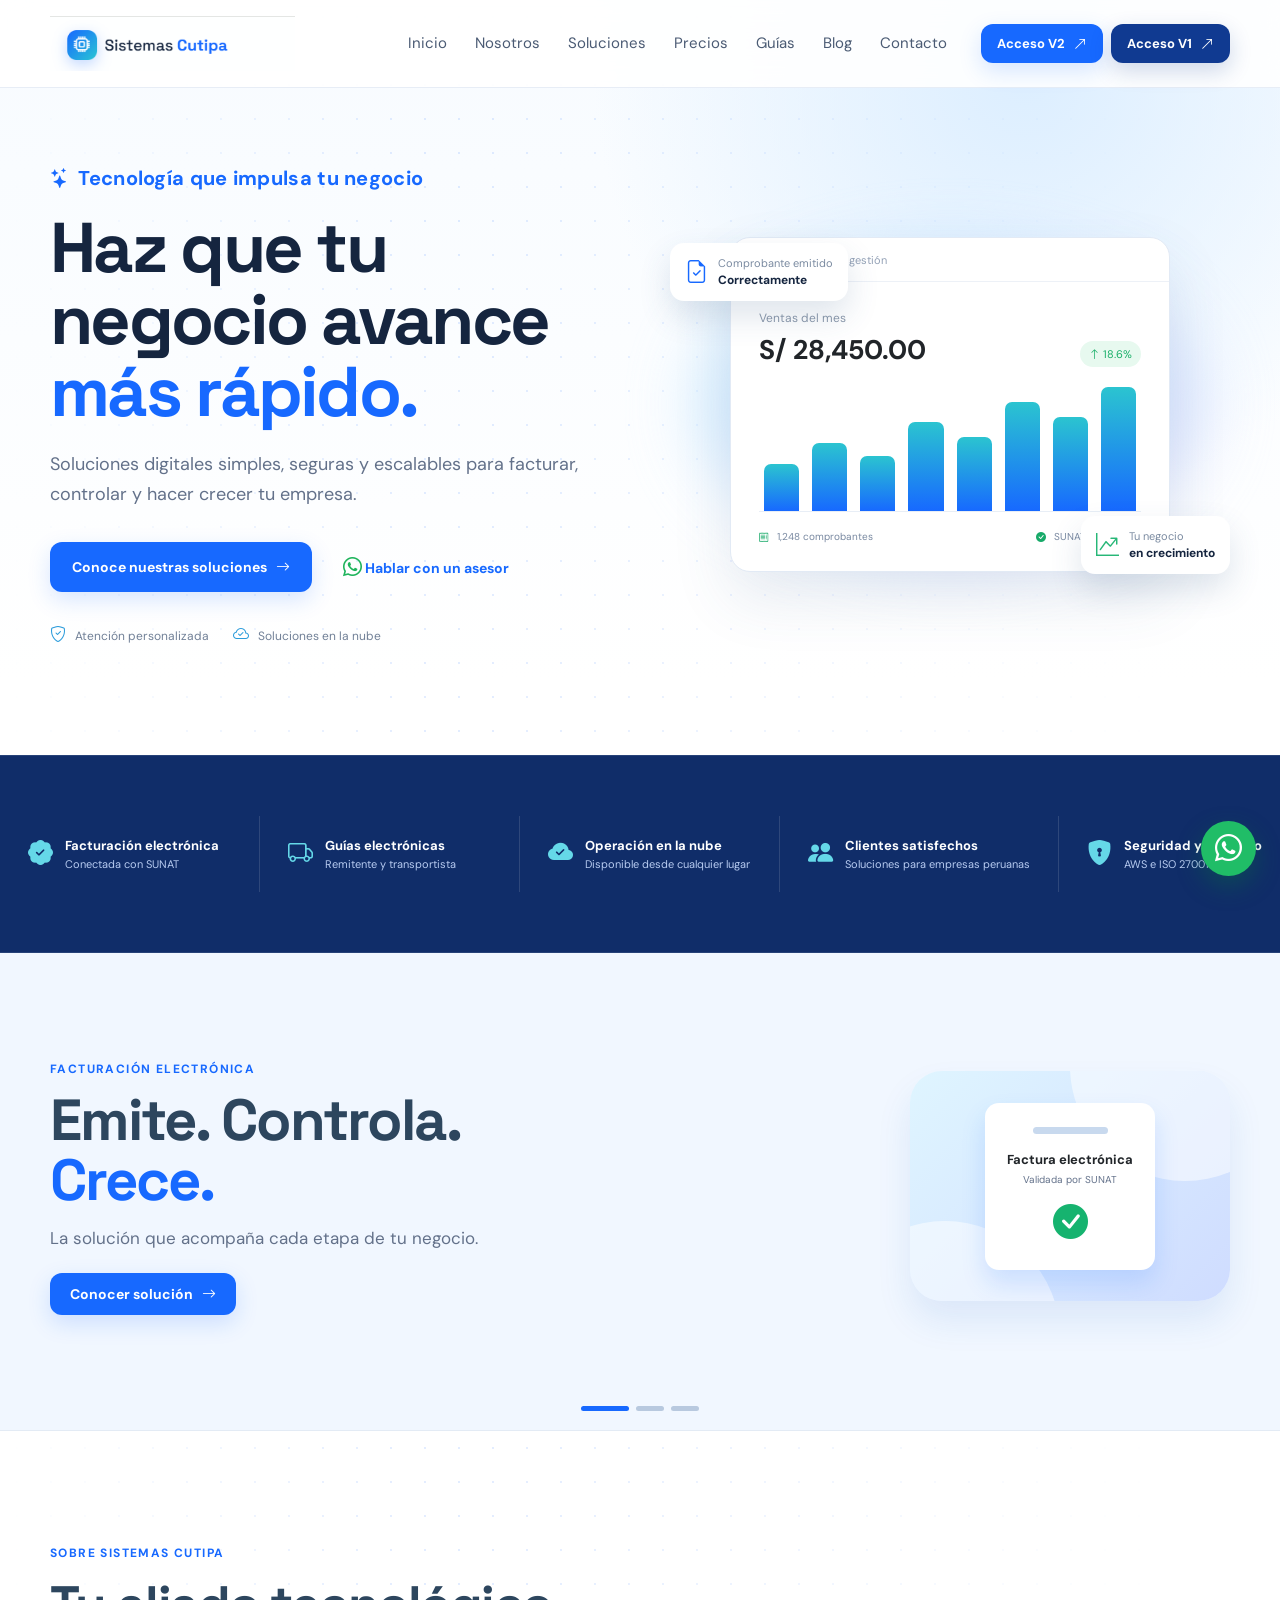
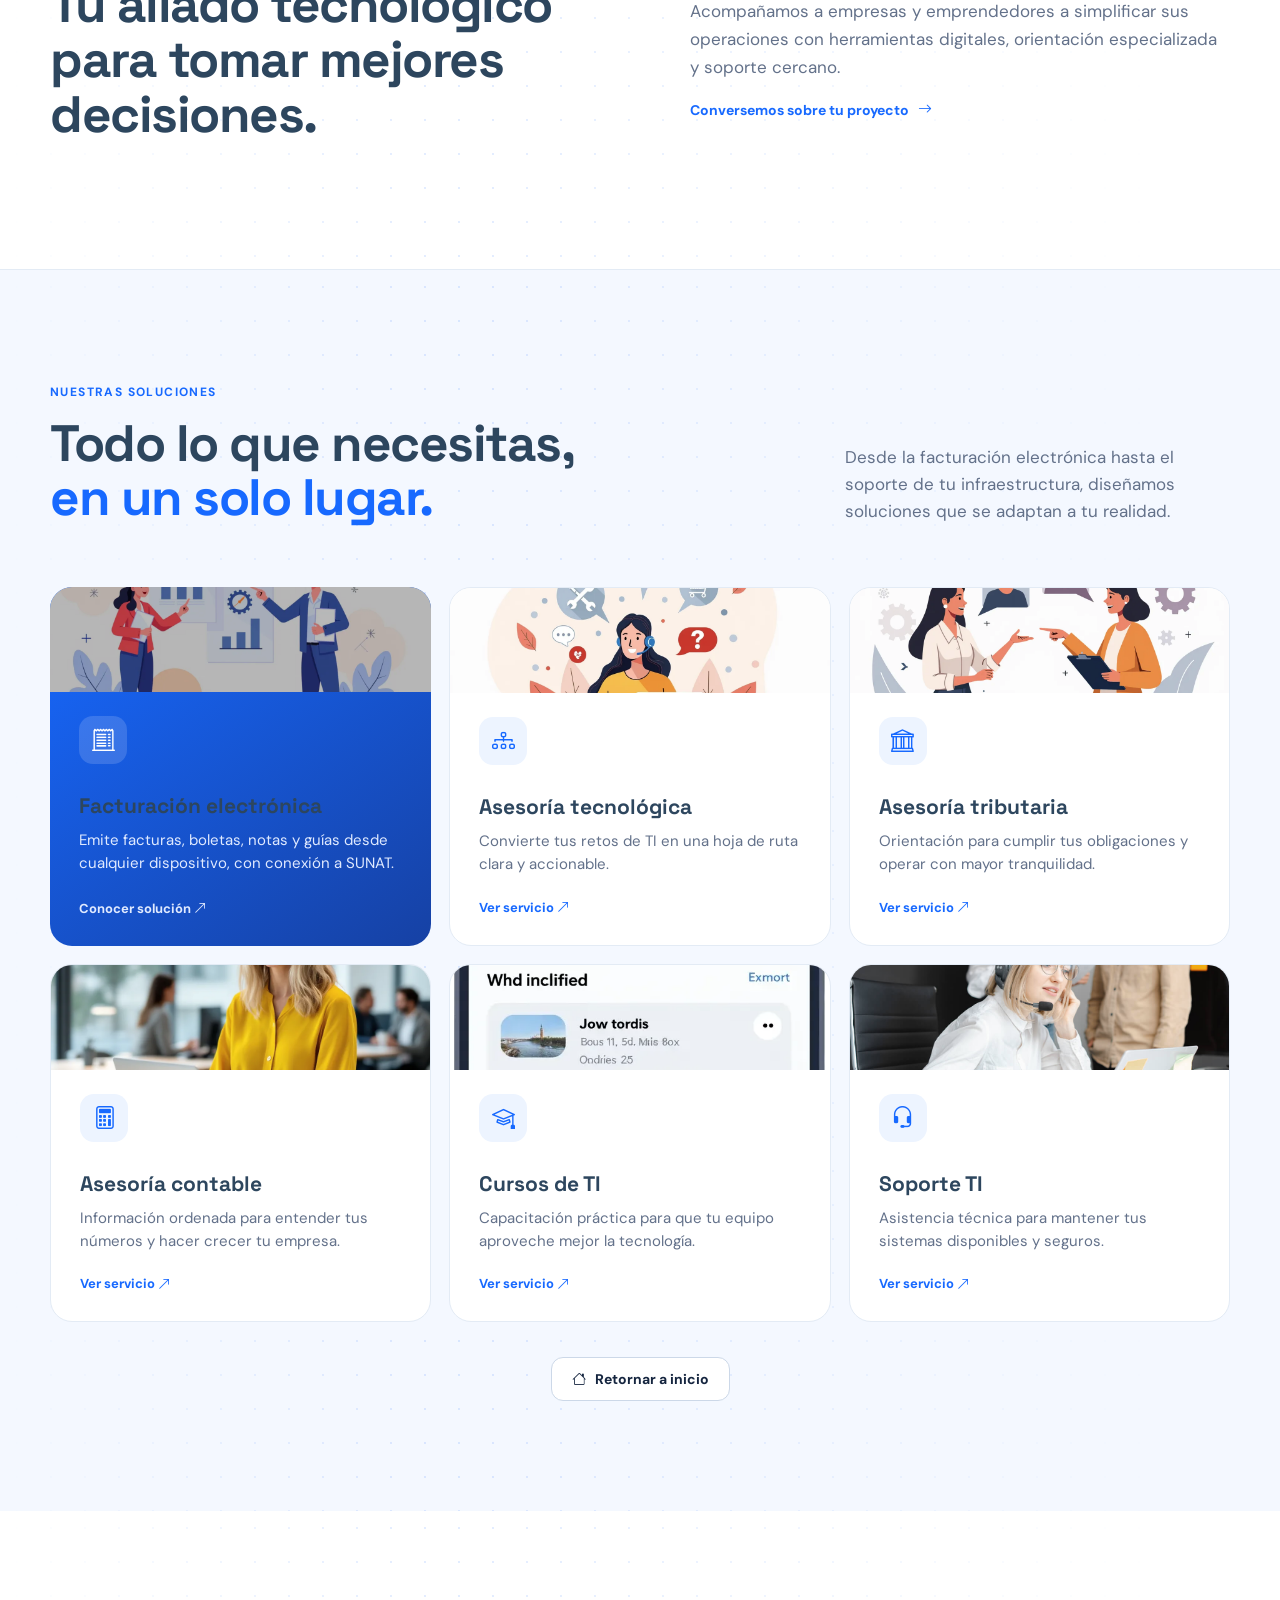
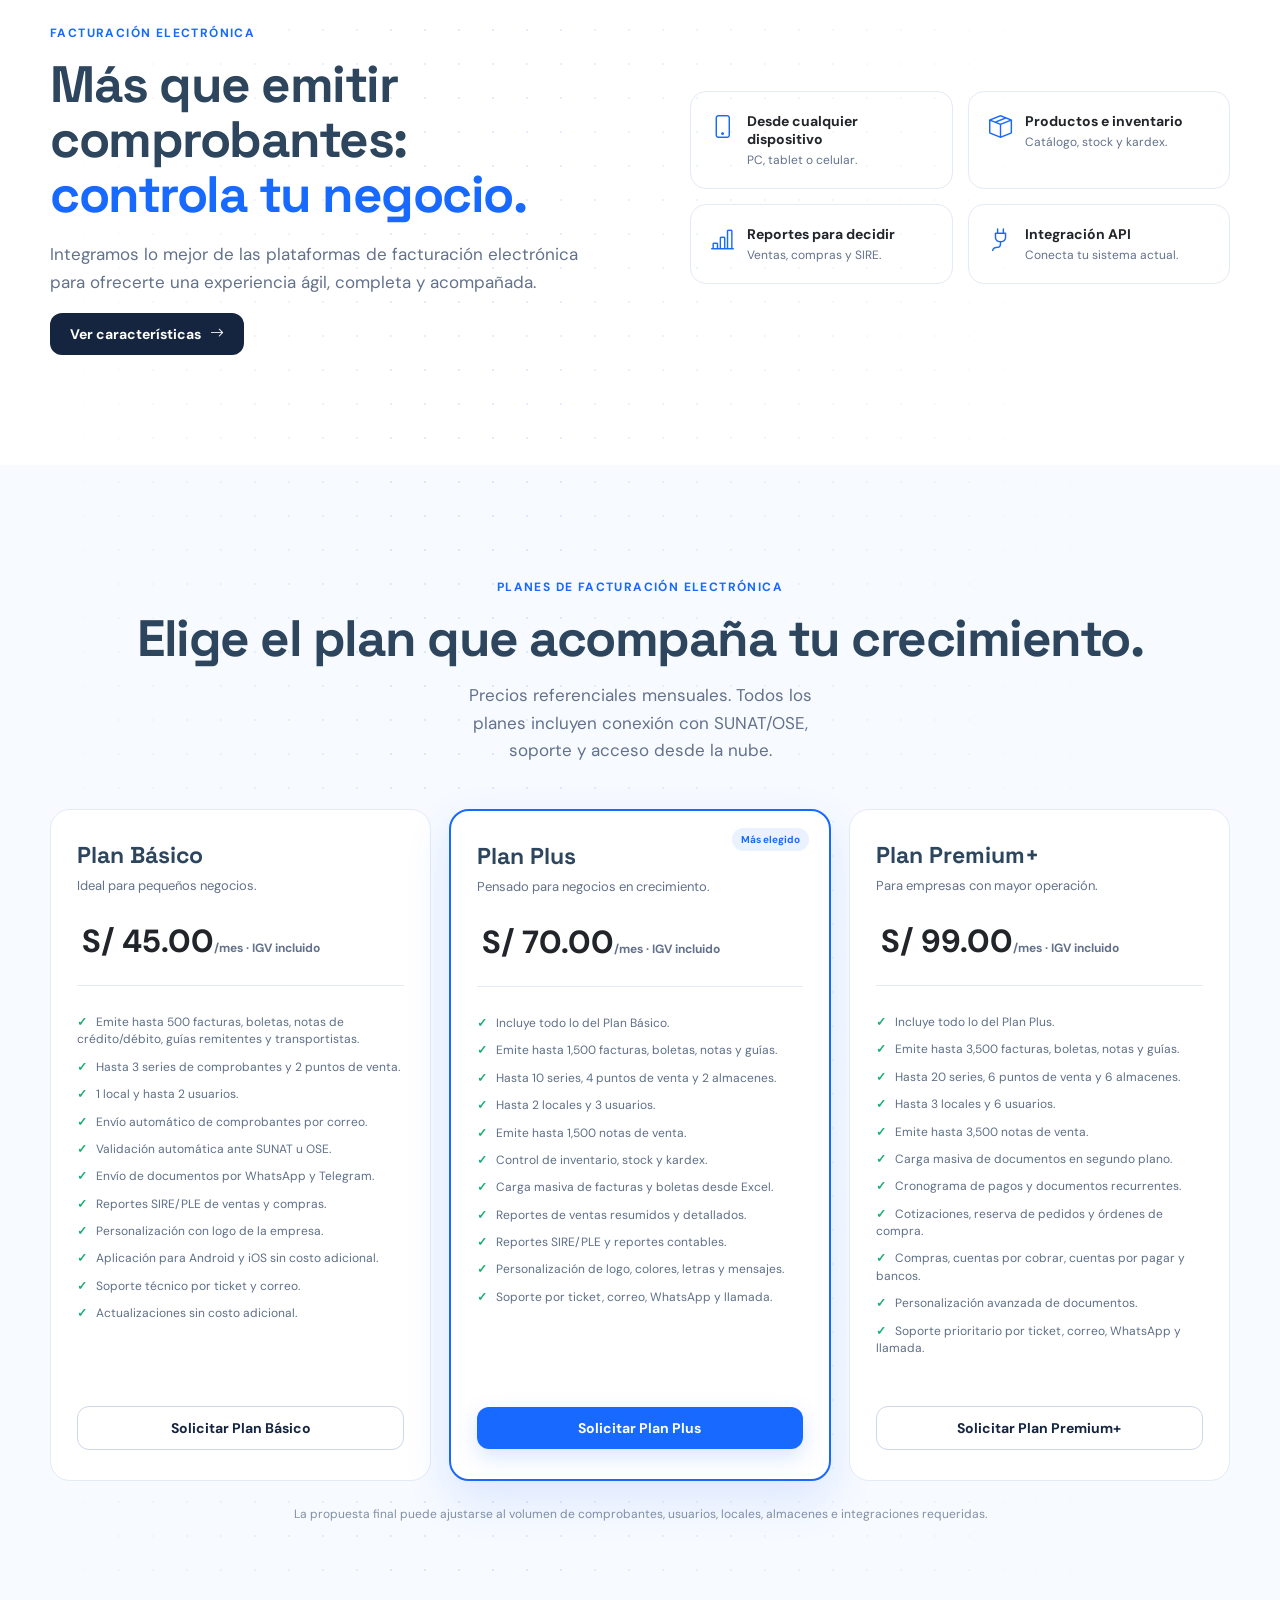
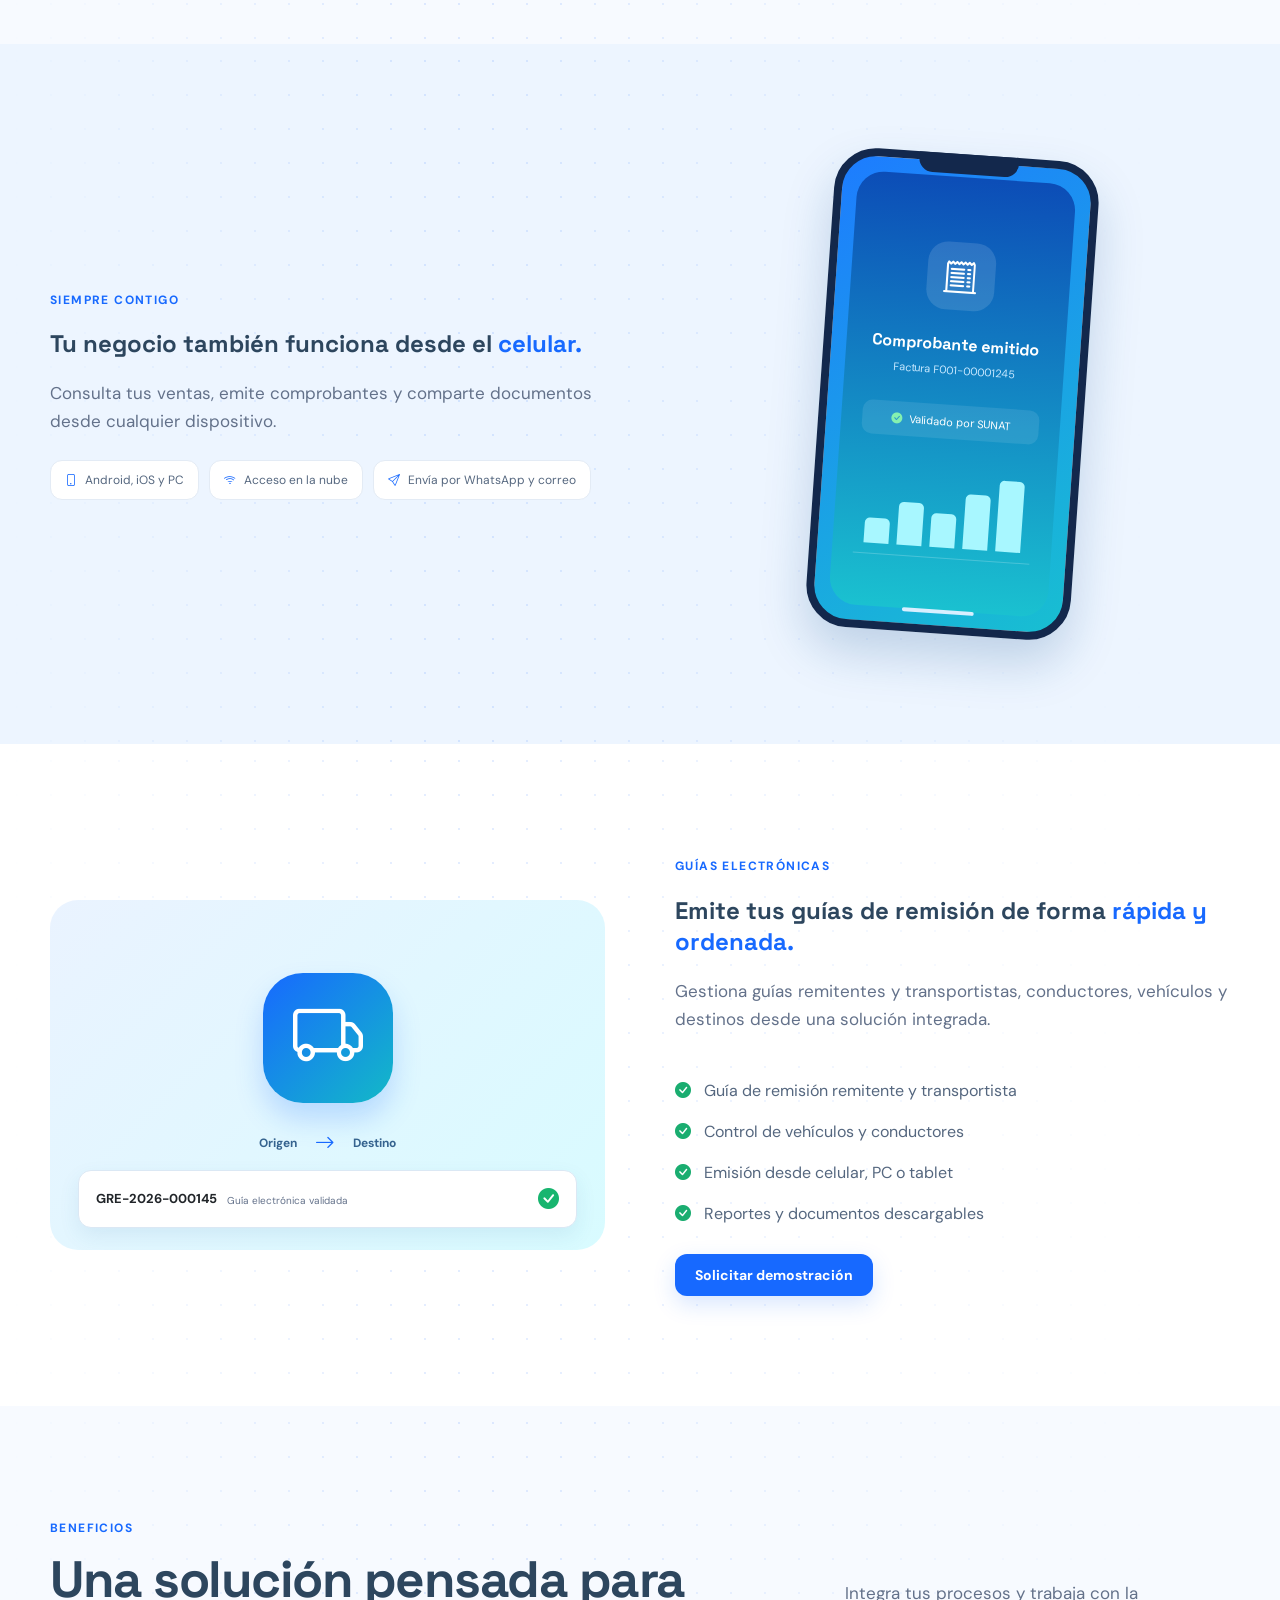
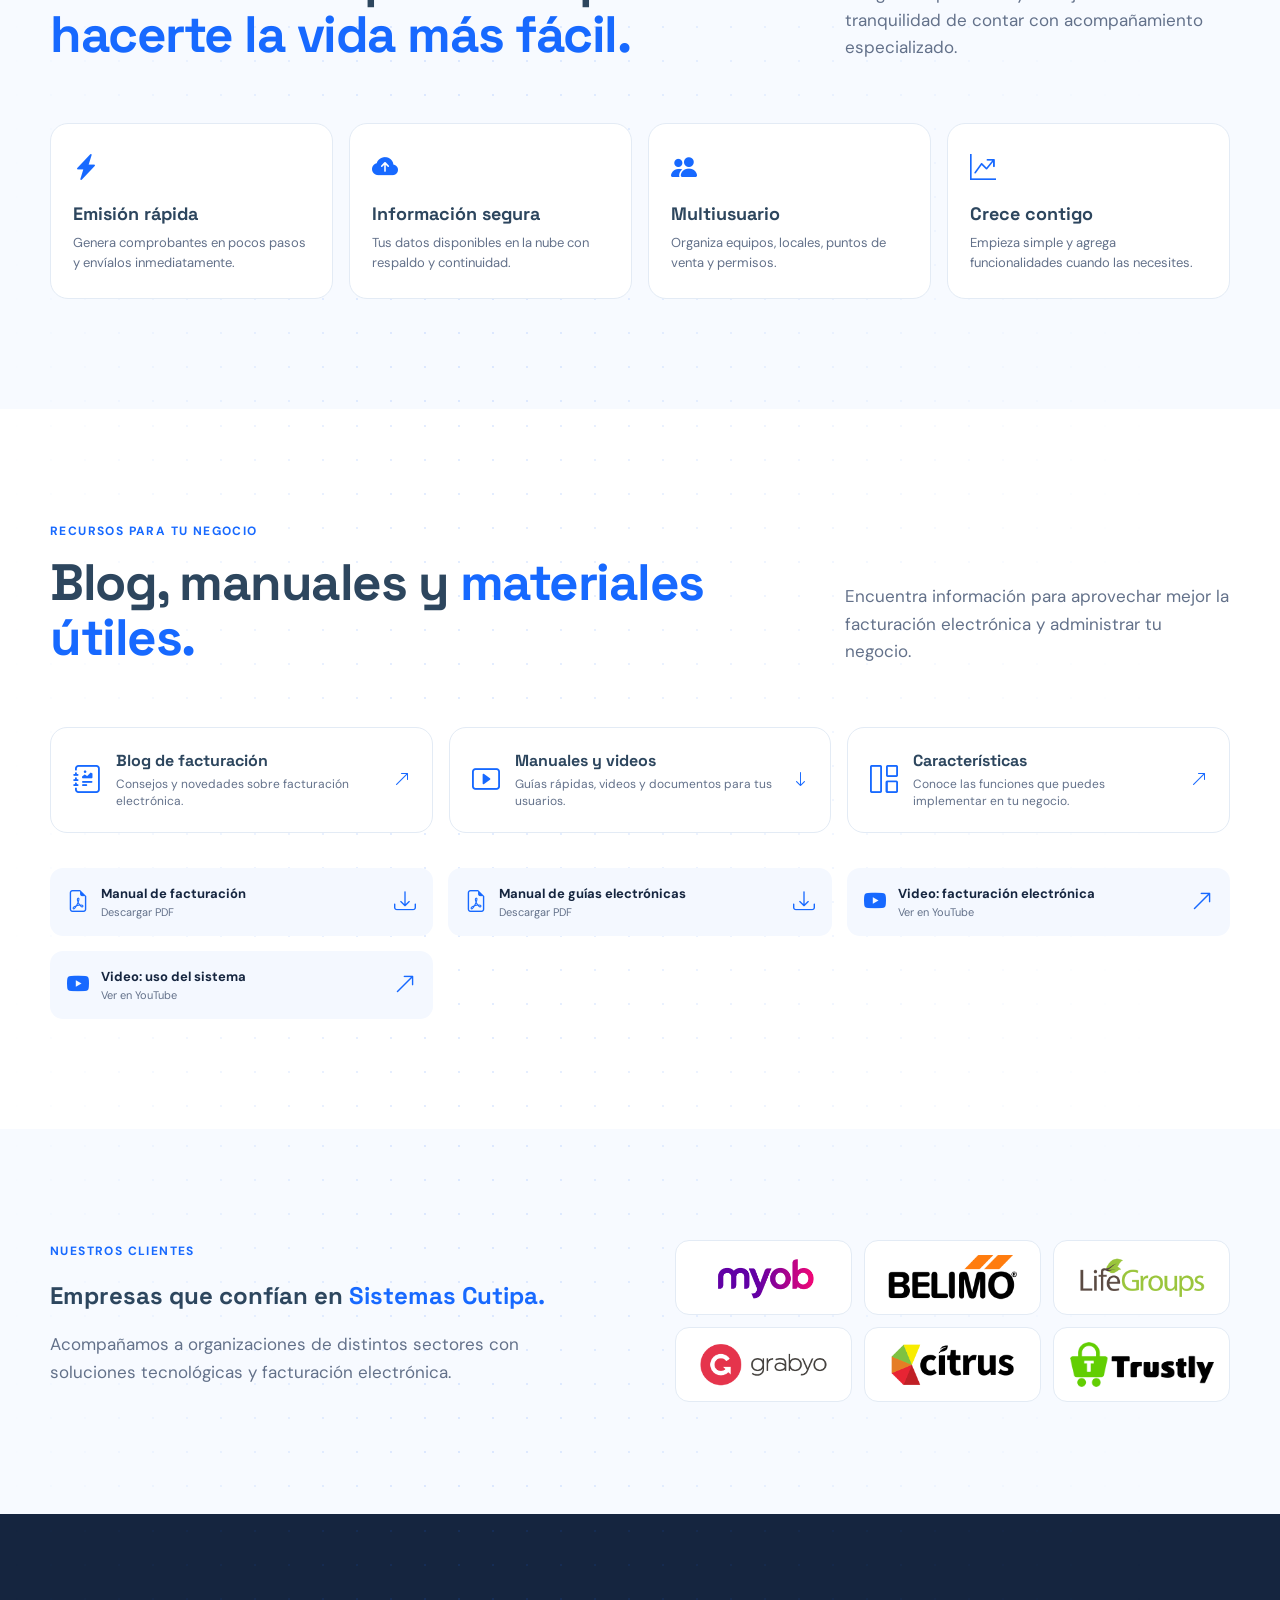
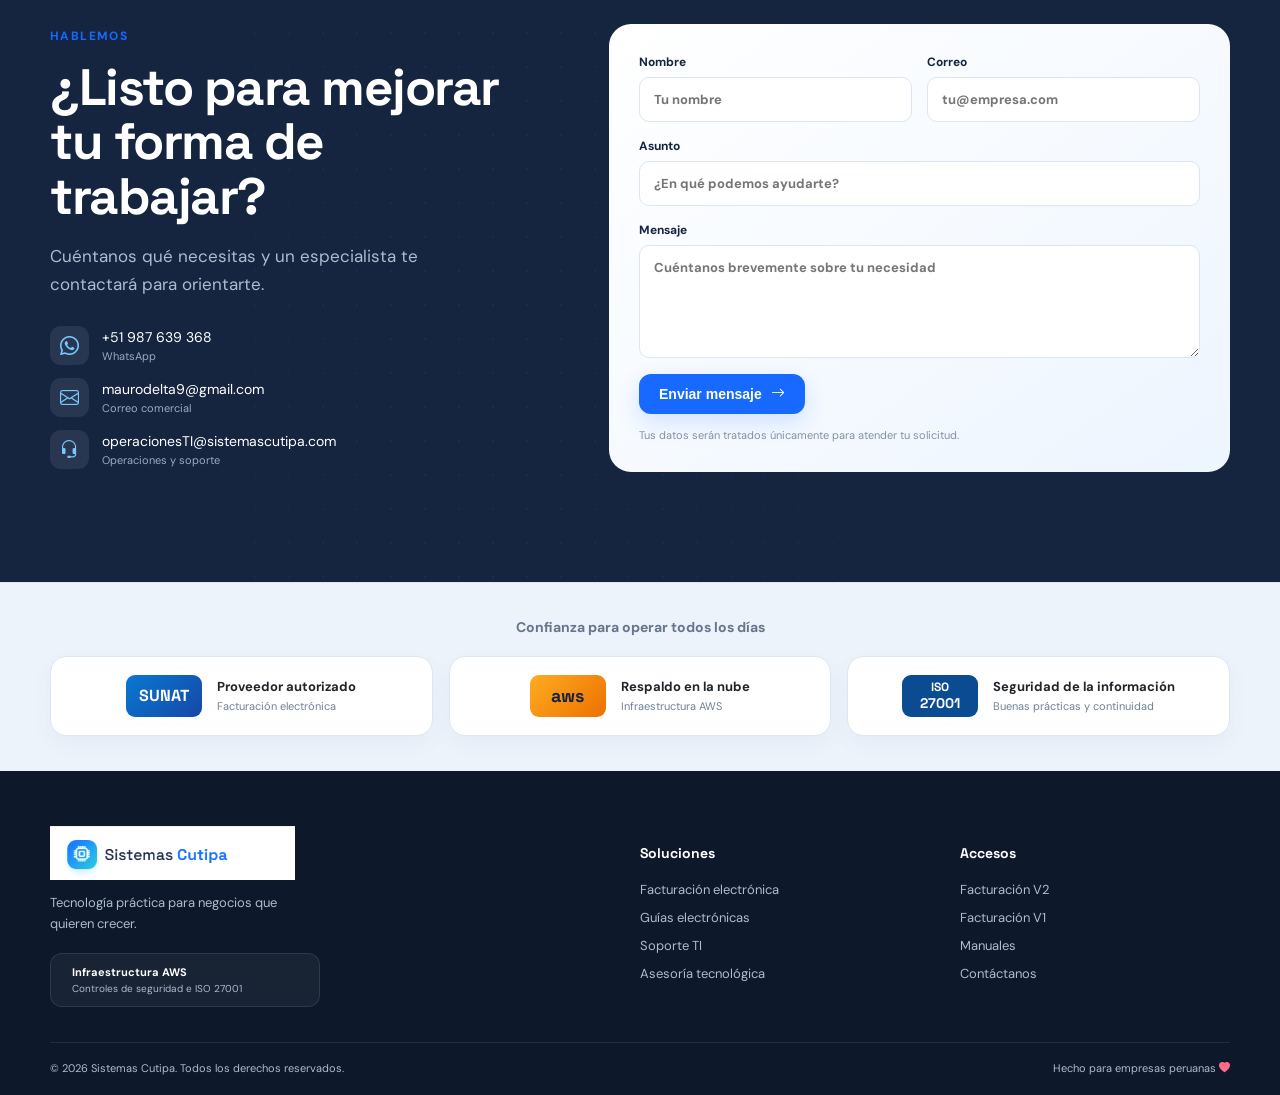
<file: index.html>
<!doctype html>
<html lang="es">

<head>
  <meta charset="utf-8">
  <meta name="viewport" content="width=device-width, initial-scale=1">
  <title>Sistemas Cutipa | Tecnología y facturación electrónica</title>
  <meta name="description"
    content="Facturación electrónica, soporte TI, asesoría tecnológica, tributaria y contable para empresas en Perú.">
  <link rel="icon" href="assets/img/favicon.png">
  <link rel="preconnect" href="https://fonts.googleapis.com">
  <link
    href="https://fonts.googleapis.com/css2?family=DM+Sans:wght@400;500;600;700&family=Space+Grotesk:wght@500;600;700&display=swap"
    rel="stylesheet">
  <link href="assets/vendor/bootstrap-icons/bootstrap-icons.css" rel="stylesheet">
  <link href="assets/css/main.css" rel="stylesheet">
</head>

<body>
  <header class="site-header">
    <div class="container nav-wrap">
      <a class="brand" href="index.html"><img class="brand-image" src="assets/img/custom/logo-cutipa.png"
          alt="Sistemas Cutipa"></a>
      <nav class="main-nav" id="main-nav"><a href="#inicio">Inicio</a><a href="#nosotros">Nosotros</a><a
          href="#soluciones">Soluciones</a><a href="#precios">Precios</a><a href="#guias">Guías</a><a
          href="#blog">Blog</a><a href="#contacto">Contacto</a><a class="mobile-access mobile-v2"
          href="https://sistemascutipa.proveedorpse.com/#/login" target="_blank">Acceso V2</a><a
          class="mobile-access mobile-v1" href="https://appsoluctimyr.pse.pe/" target="_blank">Acceso V1</a></nav>
      <div class="nav-access"><a class="btn btn-primary nav-cta" href="https://sistemascutipa.proveedorpse.com/#/login"
          target="_blank" rel="noopener">Acceso V2 <i class="bi bi-arrow-up-right"></i></a><a class="btn btn-v1 nav-cta"
          href="https://appsoluctimyr.pse.pe/" target="_blank" rel="noopener">Acceso V1 <i
            class="bi bi-arrow-up-right"></i></a></div>
      <button class="menu-toggle" aria-label="Abrir menú"><i class="bi bi-list"></i></button>
    </div>
  </header>
  <main>
    <section id="inicio" class="hero-modern">
      <div class="container hero-grid">
        <div class="hero-copy"><span class="eyebrow"><i class="bi bi-stars"></i> Tecnología que impulsa tu
            negocio</span>
          <h1>Haz que tu negocio avance <span>más rápido.</span></h1>
          <p class="lead">Soluciones digitales simples, seguras y escalables para facturar, controlar y hacer crecer tu
            empresa.</p>
          <div class="hero-actions"><a class="btn btn-primary btn-lg" href="#soluciones">Conoce nuestras soluciones <i
                class="bi bi-arrow-right"></i></a><a class="text-link"
              href="https://wa.me/51987639368?text=Hola%20Sistemas%20Cutipa%2C%20quiero%20informaci%C3%B3n"
              target="_blank" rel="noopener"><i class="bi bi-whatsapp"></i> Hablar con un asesor</a></div>
          <div class="trust-row"><span><i class="bi bi-shield-check"></i> Atención personalizada</span><span><i
                class="bi bi-cloud-check"></i> Soluciones en la nube</span></div>
        </div>
        <div class="hero-visual">
          <div class="visual-glow"></div>
          <div class="dashboard-card">
            <div class="dash-top"><span class="dot red"></span><span class="dot yellow"></span><span
                class="dot green"></span><span class="dash-label">Panel de gestión</span></div>
            <div class="dash-body">
              <div class="dash-heading">
                <div><small>Ventas del mes</small><strong>S/ 28,450.00</strong></div><span class="positive"><i
                    class="bi bi-arrow-up"></i> 18.6%</span>
              </div>
              <div class="bars"><i style="height:38%"></i><i style="height:55%"></i><i style="height:45%"></i><i
                  style="height:72%"></i><i style="height:60%"></i><i style="height:88%"></i><i
                  style="height:76%"></i><i style="height:100%"></i></div>
              <div class="dash-footer"><span><i class="bi bi-receipt"></i> 1,248 comprobantes</span><span><i
                    class="bi bi-check-circle-fill"></i> SUNAT conectado</span></div>
            </div>
          </div>
          <div class="floating-card float-one"><i class="bi bi-file-earmark-check"></i><span>Comprobante
              emitido<strong>Correctamente</strong></span></div>
          <div class="floating-card float-two"><i class="bi bi-graph-up-arrow"></i><span>Tu negocio<strong>en
                crecimiento</strong></span></div>
        </div>
      </div>
    </section>
    <section class="trust-slider" aria-label="Sistemas Cutipa y sus soluciones">
      <div class="slider-track">
        <div class="slide"><i class="bi bi-patch-check-fill"></i><span><strong>Facturación
              electrónica</strong><small>Conectada con SUNAT</small></span></div>
        <div class="slide"><i class="bi bi-truck"></i><span><strong>Guías electrónicas</strong><small>Remitente y
              transportista</small></span></div>
        <div class="slide"><i class="bi bi-cloud-check-fill"></i><span><strong>Operación en la
              nube</strong><small>Disponible desde cualquier lugar</small></span></div>
        <div class="slide"><i class="bi bi-people-fill"></i><span><strong>Clientes satisfechos</strong><small>Soluciones
              para empresas peruanas</small></span></div>
        <div class="slide"><i class="bi bi-shield-lock-fill"></i><span><strong>Seguridad y respaldo</strong><small>AWS e
              ISO 27001</small></span></div>
      </div>
    </section>
    <section class="business-slider" aria-label="Promociones y soluciones destacadas">
      <div class="business-slide active">
        <div><span class="eyebrow">FACTURACIÓN ELECTRÓNICA</span>
          <h2>Emite. Controla. <span>Crece.</span></h2>
          <p>La solución que acompaña cada etapa de tu negocio.</p><a class="btn btn-primary"
            href="servicios/facturacion-electronica.html">Conocer solución <i class="bi bi-arrow-right"></i></a>
        </div>
        <div class="slide-art invoice-art">
          <div class="invoice-window"><span></span><strong>Factura electrónica</strong><small>Validada por
              SUNAT</small><i class="bi bi-check-circle-fill"></i></div>
        </div>
      </div>
      <div class="business-slide">
        <div><span class="eyebrow">GUÍAS ELECTRÓNICAS</span>
          <h2>Tu mercadería llega <span>más lejos.</span></h2>
          <p>Emite guías remitentes y transportistas desde cualquier dispositivo.</p><a class="btn btn-primary"
            href="#guias">Ver guías electrónicas <i class="bi bi-arrow-right"></i></a>
        </div>
        <div class="slide-art delivery-art"><i class="bi bi-truck"></i><span>Origen <b>→</b> Destino</span></div>
      </div>
      <div class="business-slide">
        <div><span class="eyebrow">ACOMPAÑAMIENTO TI</span>
          <h2>Tecnología que trabaja <span>contigo.</span></h2>
          <p>Soporte, asesoría y capacitación para que no te detengas.</p><a class="btn btn-primary"
            href="#contacto">Hablar con un especialista <i class="bi bi-arrow-right"></i></a>
        </div>
        <div class="slide-art support-art"><i class="bi bi-headset"></i><strong>Estamos para
            ayudarte</strong><small>Atención cercana para tu empresa</small></div>
      </div>
      <div class="slider-controls"><button data-slide="0" class="active" aria-label="Slide 1"></button><button
          data-slide="1" aria-label="Slide 2"></button><button data-slide="2" aria-label="Slide 3"></button></div>
    </section>
    <section id="nosotros" class="section-modern intro-section">
      <div class="container two-col">
        <div><span class="eyebrow">SOBRE SISTEMAS CUTIPA</span>
          <h2>Tu aliado tecnológico para tomar mejores decisiones.</h2>
        </div>
        <div>
          <p class="section-lead">Acompañamos a empresas y emprendedores a simplificar sus operaciones con herramientas
            digitales, orientación especializada y soporte cercano.</p><a class="text-link" href="#contacto">Conversemos
            sobre tu proyecto <i class="bi bi-arrow-right"></i></a>
        </div>
      </div>
    </section>
    <section id="soluciones" class="section-modern solutions-section">
      <div class="container">
        <div class="section-heading">
          <div><span class="eyebrow">NUESTRAS SOLUCIONES</span>
            <h2>Todo lo que necesitas,<br><span>en un solo lugar.</span></h2>
          </div>
          <p>Desde la facturación electrónica hasta el soporte de tu infraestructura, diseñamos soluciones que se
            adaptan a tu realidad.</p>
        </div>
        <div class="service-grid"><a class="service-card featured" href="servicios/facturacion-electronica.html"><img
              src="assets/img/features-illustration-1.webp" alt="Facturación electrónica"><span class="service-icon"><i
                class="bi bi-receipt-cutoff"></i></span>
            <h3>Facturación electrónica</h3>
            <p>Emite facturas, boletas, notas y guías desde cualquier dispositivo, con conexión a SUNAT.</p><span
              class="card-link">Conocer solución <i class="bi bi-arrow-up-right"></i></span>
          </a><a class="service-card" href="servicios/asesoria-tecnologica.html"><img
              src="assets/img/features-illustration-2.webp" alt="Asesoría tecnológica"><span class="service-icon"><i
                class="bi bi-diagram-3"></i></span>
            <h3>Asesoría tecnológica</h3>
            <p>Convierte tus retos de TI en una hoja de ruta clara y accionable.</p><span class="card-link">Ver servicio
              <i class="bi bi-arrow-up-right"></i></span>
          </a><a class="service-card" href="servicios/asesoria-tributaria.html"><img
              src="assets/img/features-illustration-3.webp" alt="Asesoría tributaria"><span class="service-icon"><i
                class="bi bi-bank"></i></span>
            <h3>Asesoría tributaria</h3>
            <p>Orientación para cumplir tus obligaciones y operar con mayor tranquilidad.</p><span class="card-link">Ver
              servicio <i class="bi bi-arrow-up-right"></i></span>
          </a><a class="service-card" href="servicios/asesoria-contable.html"><img src="assets/img/about-2.webp"
              alt="Asesoría contable"><span class="service-icon"><i class="bi bi-calculator"></i></span>
            <h3>Asesoría contable</h3>
            <p>Información ordenada para entender tus números y hacer crecer tu empresa.</p><span class="card-link">Ver
              servicio <i class="bi bi-arrow-up-right"></i></span>
          </a><a class="service-card" href="servicios/cursos-ti.html"><img src="assets/img/phone-app-screen.webp"
              alt="Cursos de tecnología"><span class="service-icon"><i class="bi bi-mortarboard"></i></span>
            <h3>Cursos de TI</h3>
            <p>Capacitación práctica para que tu equipo aproveche mejor la tecnología.</p><span class="card-link">Ver
              servicio <i class="bi bi-arrow-up-right"></i></span>
          </a><a class="service-card" href="servicios/soporte-ti.html"><img src="assets/img/services.jpg"
              alt="Soporte TI"><span class="service-icon"><i class="bi bi-headset"></i></span>
            <h3>Soporte TI</h3>
            <p>Asistencia técnica para mantener tus sistemas disponibles y seguros.</p><span class="card-link">Ver
              servicio <i class="bi bi-arrow-up-right"></i></span>
          </a></div>
        <div class="home-return"><a class="btn btn-outline" href="#inicio"><i class="bi bi-house"></i> Retornar a
            inicio</a></div>
      </div>
    </section>
    <section class="section-modern benefits-section">
      <div class="container">
        <div class="benefits-grid">
          <div><span class="eyebrow">FACTURACIÓN ELECTRÓNICA</span>
            <h2>Más que emitir comprobantes: <span>controla tu negocio.</span></h2>
            <p class="section-lead">Integramos lo mejor de las plataformas de facturación electrónica para ofrecerte una
              experiencia ágil, completa y acompañada.</p><a href="servicios/facturacion-electronica.html"
              class="btn btn-dark">Ver características <i class="bi bi-arrow-right"></i></a>
          </div>
          <div class="benefit-list">
            <div><i class="bi bi-phone"></i><span><strong>Desde cualquier dispositivo</strong><small>PC, tablet o
                  celular.</small></span></div>
            <div><i class="bi bi-box-seam"></i><span><strong>Productos e inventario</strong><small>Catálogo, stock y
                  kardex.</small></span></div>
            <div><i class="bi bi-bar-chart-line"></i><span><strong>Reportes para decidir</strong><small>Ventas, compras
                  y SIRE.</small></span></div>
            <div><i class="bi bi-plug"></i><span><strong>Integración API</strong><small>Conecta tu sistema
                  actual.</small></span></div>
          </div>
        </div>
      </div>
    </section>
    <section id="precios" class="section-modern pricing-section">
      <div class="container">
        <div class="section-heading centered"><span class="eyebrow">PLANES DE FACTURACIÓN ELECTRÓNICA</span>
          <h2>Elige el plan que acompaña tu crecimiento.</h2>
          <p>Precios referenciales mensuales. Todos los planes incluyen conexión con SUNAT/OSE, soporte y acceso desde
            la nube.</p>
        </div>
        <div class="pricing-grid pricing-detailed">
          <div class="price-card">
            <h3>Plan Básico</h3>
            <p>Ideal para pequeños negocios.</p><strong><b>S/ 45.00</b><small>/mes · IGV incluido</small></strong>
            <ul>
              <li>Emite hasta 500 facturas, boletas, notas de crédito/débito, guías remitentes y transportistas.</li>
              <li>Hasta 3 series de comprobantes y 2 puntos de venta.</li>
              <li>1 local y hasta 2 usuarios.</li>
              <li>Envío automático de comprobantes por correo.</li>
              <li>Validación automática ante SUNAT u OSE.</li>
              <li>Envío de documentos por WhatsApp y Telegram.</li>
              <li>Reportes SIRE/PLE de ventas y compras.</li>
              <li>Personalización con logo de la empresa.</li>
              <li>Aplicación para Android y iOS sin costo adicional.</li>
              <li>Soporte técnico por ticket y correo.</li>
              <li>Actualizaciones sin costo adicional.</li>
            </ul><a href="#contacto" class="btn btn-outline">Solicitar Plan Básico</a>
          </div>
          <div class="price-card popular"><span class="popular-tag">Más elegido</span>
            <h3>Plan Plus</h3>
            <p>Pensado para negocios en crecimiento.</p><strong><b>S/ 70.00</b><small>/mes · IGV
                incluido</small></strong>
            <ul>
              <li>Incluye todo lo del Plan Básico.</li>
              <li>Emite hasta 1,500 facturas, boletas, notas y guías.</li>
              <li>Hasta 10 series, 4 puntos de venta y 2 almacenes.</li>
              <li>Hasta 2 locales y 3 usuarios.</li>
              <li>Emite hasta 1,500 notas de venta.</li>
              <li>Control de inventario, stock y kardex.</li>
              <li>Carga masiva de facturas y boletas desde Excel.</li>
              <li>Reportes de ventas resumidos y detallados.</li>
              <li>Reportes SIRE/PLE y reportes contables.</li>
              <li>Personalización de logo, colores, letras y mensajes.</li>
              <li>Soporte por ticket, correo, WhatsApp y llamada.</li>
            </ul><a href="#contacto" class="btn btn-primary">Solicitar Plan Plus</a>
          </div>
          <div class="price-card">
            <h3>Plan Premium+</h3>
            <p>Para empresas con mayor operación.</p><strong><b>S/ 99.00</b><small>/mes · IGV incluido</small></strong>
            <ul>
              <li>Incluye todo lo del Plan Plus.</li>
              <li>Emite hasta 3,500 facturas, boletas, notas y guías.</li>
              <li>Hasta 20 series, 6 puntos de venta y 6 almacenes.</li>
              <li>Hasta 3 locales y 6 usuarios.</li>
              <li>Emite hasta 3,500 notas de venta.</li>
              <li>Carga masiva de documentos en segundo plano.</li>
              <li>Cronograma de pagos y documentos recurrentes.</li>
              <li>Cotizaciones, reserva de pedidos y órdenes de compra.</li>
              <li>Compras, cuentas por cobrar, cuentas por pagar y bancos.</li>
              <li>Personalización avanzada de documentos.</li>
              <li>Soporte prioritario por ticket, correo, WhatsApp y llamada.</li>
            </ul><a href="#contacto" class="btn btn-outline">Solicitar Plan Premium+</a>
          </div>
        </div>
        <p class="pricing-note">La propuesta final puede ajustarse al volumen de comprobantes, usuarios, locales,
          almacenes e integraciones requeridas.</p>
      </div>
    </section>
    <section class="section-modern app-section">
      <div class="container app-grid">
        <div><span class="eyebrow">SIEMPRE CONTIGO</span>
          <h2>Tu negocio también funciona desde el <span>celular.</span></h2>
          <p class="section-lead">Consulta tus ventas, emite comprobantes y comparte documentos desde cualquier
            dispositivo.</p>
          <div class="app-points"><span><i class="bi bi-phone"></i> Android, iOS y PC</span><span><i
                class="bi bi-wifi"></i> Acceso en la nube</span><span><i class="bi bi-send"></i> Envía por WhatsApp y
              correo</span></div>
        </div>
        <div class="device-showcase">
          <div class="device-screen"><i class="bi bi-receipt-cutoff"></i><strong>Comprobante
              emitido</strong><small>Factura F001-00001245</small><span><i class="bi bi-check-circle-fill"></i> Validado
              por SUNAT</span>
            <div class="device-bars"><i></i><i></i><i></i><i></i><i></i></div>
          </div>
          <div class="device-home"></div>
        </div>
      </div>
    </section>
    <section id="guias" class="section-modern guides-section">
      <div class="container guide-grid">
        <div class="guide-art">
          <div class="truck-icon"><i class="bi bi-truck"></i></div>
          <div class="route-line"><span>Origen</span><i class="bi bi-arrow-right"></i><span>Destino</span></div>
          <div class="guide-document"><strong>GRE-2026-000145</strong><small>Guía electrónica validada</small><i
              class="bi bi-check-circle-fill"></i></div>
        </div>
        <div><span class="eyebrow">GUÍAS ELECTRÓNICAS</span>
          <h2>Emite tus guías de remisión de forma <span>rápida y ordenada.</span></h2>
          <p class="section-lead">Gestiona guías remitentes y transportistas, conductores, vehículos y destinos desde
            una solución integrada.</p>
          <ul class="check-list">
            <li><i class="bi bi-check-circle-fill"></i> Guía de remisión remitente y transportista</li>
            <li><i class="bi bi-check-circle-fill"></i> Control de vehículos y conductores</li>
            <li><i class="bi bi-check-circle-fill"></i> Emisión desde celular, PC o tablet</li>
            <li><i class="bi bi-check-circle-fill"></i> Reportes y documentos descargables</li>
          </ul><a class="btn btn-primary" href="#contacto">Solicitar demostración</a>
        </div>
      </div>
    </section>
    <section class="section-modern benefits-extra">
      <div class="container">
        <div class="section-heading">
          <div><span class="eyebrow">BENEFICIOS</span>
            <h2>Una solución pensada para <span>hacerte la vida más fácil.</span></h2>
          </div>
          <p>Integra tus procesos y trabaja con la tranquilidad de contar con acompañamiento especializado.</p>
        </div>
        <div class="benefits-grid-extra">
          <div><i class="bi bi-lightning-charge-fill"></i>
            <h3>Emisión rápida</h3>
            <p>Genera comprobantes en pocos pasos y envíalos inmediatamente.</p>
          </div>
          <div><i class="bi bi-cloud-arrow-up-fill"></i>
            <h3>Información segura</h3>
            <p>Tus datos disponibles en la nube con respaldo y continuidad.</p>
          </div>
          <div><i class="bi bi-people-fill"></i>
            <h3>Multiusuario</h3>
            <p>Organiza equipos, locales, puntos de venta y permisos.</p>
          </div>
          <div><i class="bi bi-graph-up-arrow"></i>
            <h3>Crece contigo</h3>
            <p>Empieza simple y agrega funcionalidades cuando las necesites.</p>
          </div>
        </div>
      </div>
    </section>
    <section id="blog" class="section-modern blog-section">
      <div class="container">
        <div class="section-heading">
          <div><span class="eyebrow">RECURSOS PARA TU NEGOCIO</span>
            <h2>Blog, manuales y <span>materiales útiles.</span></h2>
          </div>
          <p>Encuentra información para aprovechar mejor la facturación electrónica y administrar tu negocio.</p>
        </div>
        <div class="resource-grid"><a class="resource-card" href="https://mifact.net/blog/" target="_blank"><i
              class="bi bi-journal-richtext"></i><span>
              <h3>Blog de facturación</h3>
              <p>Consejos y novedades sobre facturación electrónica.</p>
            </span><i class="bi bi-arrow-up-right"></i></a><a class="resource-card" href="#manuales"><i
              class="bi bi-play-btn"></i><span>
              <h3>Manuales y videos</h3>
              <p>Guías rápidas, videos y documentos para tus usuarios.</p>
            </span><i class="bi bi-arrow-down"></i></a><a class="resource-card"
            href="https://mifact.net/#caracteristicas" target="_blank"><i class="bi bi-grid-1x2"></i><span>
              <h3>Características</h3>
              <p>Conoce las funciones que puedes implementar en tu negocio.</p>
            </span><i class="bi bi-arrow-up-right"></i></a></div>
        <div id="manuales" class="manuales-box">
          <a href="servicios/files/manual-facturacion-electronica.pdf" class="manual-link" target="_blank"
            rel="noopener">
            <i class="bi bi-file-earmark-pdf"></i>
            <span>
              <strong>Manual de facturación</strong>
              <small>Descargar PDF</small>
            </span>
            <i class="bi bi-download"></i>
          </a>

          <a href="servicios/files/manual-guias-electronicas.pdf" class="manual-link" target="_blank" rel="noopener">
            <i class="bi bi-file-earmark-pdf"></i>
            <span>
              <strong>Manual de guías electrónicas</strong>
              <small>Descargar PDF</small>
            </span>
            <i class="bi bi-download"></i>
          </a>

          <a href="https://www.youtube.com/watch?v=px3j7KdllAw" class="manual-link" target="_blank" rel="noopener">
            <i class="bi bi-youtube"></i>
            <span>
              <strong>Video: facturación electrónica</strong>
              <small>Ver en YouTube</small>
            </span>
            <i class="bi bi-arrow-up-right"></i>
          </a>

          <a href="https://www.youtube.com/watch?v=41IfRNdr2Tg" class="manual-link" target="_blank" rel="noopener">
            <i class="bi bi-youtube"></i>
            <span>
              <strong>Video: uso del sistema</strong>
              <small>Ver en YouTube</small>
            </span>
            <i class="bi bi-arrow-up-right"></i>
          </a>
        </div>
    </section>
    <section class="section-modern clients-section">
      <div class="container clients-grid">
        <div><span class="eyebrow">NUESTROS CLIENTES</span>
          <h2>Empresas que confían en <span>Sistemas Cutipa.</span></h2>
          <p class="section-lead">Acompañamos a organizaciones de distintos sectores con soluciones tecnológicas y
            facturación electrónica.</p>
        </div>
        <div class="client-logos"><img src="assets/img/clients/client-1.png" alt="Cliente"><img
            src="assets/img/clients/client-2.png" alt="Cliente"><img src="assets/img/clients/client-3.png"
            alt="Cliente"><img src="assets/img/clients/client-4.png" alt="Cliente"><img
            src="assets/img/clients/client-5.png" alt="Cliente"><img src="assets/img/clients/client-6.png"
            alt="Cliente"></div>
      </div>
    </section>
    <section id="contacto" class="section-modern contact-section">
      <div class="container contact-grid">
        <div><span class="eyebrow">HABLEMOS</span>
          <h2>¿Listo para mejorar tu forma de trabajar?</h2>
          <p class="section-lead">Cuéntanos qué necesitas y un especialista te contactará para orientarte.</p>
          <div class="contact-details"><a href="https://wa.me/51987639368" target="_blank" rel="noopener"><i
                class="bi bi-whatsapp"></i><span>+51 987 639 368<small>WhatsApp</small></span></a><a
              href="mailto:maurodelta9@gmail.com"><i class="bi bi-envelope"></i><span>maurodelta9@gmail.com<small>Correo
                  comercial</small></span></a><a href="mailto:operacionesTI@sistemascutipa.com"><i
                class="bi bi-headset"></i><span>operacionesTI@sistemascutipa.com<small>Operaciones y
                  soporte</small></span></a></div>
        </div>
        <form action="forms/contact.php" method="post" class="contact-form">
          <div class="form-row"><label>Nombre<input name="name" required
                placeholder="Tu nombre"></label><label>Correo<input type="email" name="email" required
                placeholder="tu@empresa.com"></label></div><label>Asunto<input name="subject" required
              placeholder="¿En qué podemos ayudarte?"></label><label>Mensaje<textarea name="message" rows="5" required
              placeholder="Cuéntanos brevemente sobre tu necesidad"></textarea></label><button class="btn btn-primary"
            type="submit">Enviar mensaje <i class="bi bi-arrow-right"></i></button><small class="form-note">Tus datos
            serán tratados únicamente para atender tu solicitud.</small>
        </form>
      </div>
    </section>
  </main>
  <section class="trust-badges">
    <div class="container">
      <p>Confianza para operar todos los días</p>
      <div class="badge-grid">
        <div class="trust-badge sunat-badge"><span class="badge-logo">SUNAT</span><span><strong>Proveedor
              autorizado</strong><small>Facturación electrónica</small></span></div>
        <div class="trust-badge aws-badge"><span class="badge-logo">aws</span><span><strong>Respaldo en la
              nube</strong><small>Infraestructura AWS</small></span></div>
        <div class="trust-badge iso-badge"><span class="badge-logo">ISO<br><b>27001</b></span><span><strong>Seguridad de
              la información</strong><small>Buenas prácticas y continuidad</small></span></div>
      </div>
    </div>
  </section>
  <footer class="site-footer">
    <div class="container footer-grid">
      <div><a class="brand" href="index.html"><img class="brand-image" src="assets/img/custom/logo-cutipa.png"
            alt="Sistemas Cutipa"></a>
        <p>Tecnología práctica para negocios que quieren crecer.</p>
        <div class="security-badge"><i class="bi bi-cloud-lock-fill"></i><span><strong>Infraestructura
              AWS</strong><small>Controles de seguridad e ISO 27001</small></span></div>
      </div>
      <div>
        <h4>Soluciones</h4><a href="servicios/facturacion-electronica.html">Facturación electrónica</a><a
          href="#guias">Guías electrónicas</a><a href="servicios/soporte-ti.html">Soporte TI</a><a
          href="servicios/asesoria-tecnologica.html">Asesoría tecnológica</a>
      </div>
      <div>
        <h4>Accesos</h4><a href="https://sistemascutipa.proveedorpse.com/#/login" target="_blank">Facturación V2</a><a
          href="https://appsoluctimyr.pse.pe/" target="_blank">Facturación V1</a><a href="#manuales">Manuales</a><a
          href="#contacto">Contáctanos</a>
      </div>
    </div>
    <div class="container footer-bottom"><span>© 2026 Sistemas Cutipa. Todos los derechos reservados.</span><span>Hecho
        para empresas peruanas <i class="bi bi-heart-fill"></i></span></div>
  </footer>
  <a class="whatsapp-float"
    href="https://wa.me/51987639368?text=Hola%20Sistemas%20Cutipa%2C%20quiero%20informaci%C3%B3n" target="_blank"
    rel="noopener" aria-label="Contactar por WhatsApp"><i class="bi bi-whatsapp"></i></a>
  <script>document.querySelector('.menu-toggle').addEventListener('click', () => document.querySelector('.main-nav').classList.toggle('open')); document.querySelectorAll('.main-nav a').forEach(a => a.addEventListener('click', () => document.querySelector('.main-nav').classList.remove('open'))); const slides = [...document.querySelectorAll('.business-slide')], dots = [...document.querySelectorAll('.slider-controls button')]; let currentSlide = 0; function showSlide(i) { slides.forEach((s, n) => s.classList.toggle('active', n === i)); dots.forEach((d, n) => d.classList.toggle('active', n === i)); currentSlide = i } dots.forEach((d, i) => d.addEventListener('click', () => showSlide(i))); setInterval(() => showSlide((currentSlide + 1) % slides.length), 6000); document.querySelectorAll('.bars i').forEach((bar, i) => { bar.style.animationDelay = (i * .12) + 's' }); const contactForm = document.querySelector('.contact-form'); if (contactForm) { contactForm.addEventListener('submit', e => { e.preventDefault(); const data = new FormData(contactForm); const text = ['Hola Sistemas Cutipa, quiero información.', 'Nombre: ' + data.get('name'), 'Correo: ' + data.get('email'), 'Asunto: ' + data.get('subject'), 'Mensaje: ' + data.get('message')].join('\n'); window.open('https://wa.me/51987639368?text=' + encodeURIComponent(text), '_blank', 'noopener'); const note = contactForm.querySelector('.form-note'); if (note) note.textContent = 'Se abrió WhatsApp con tu solicitud lista para enviar.' }) }</script>
</body>

</html>
</file>
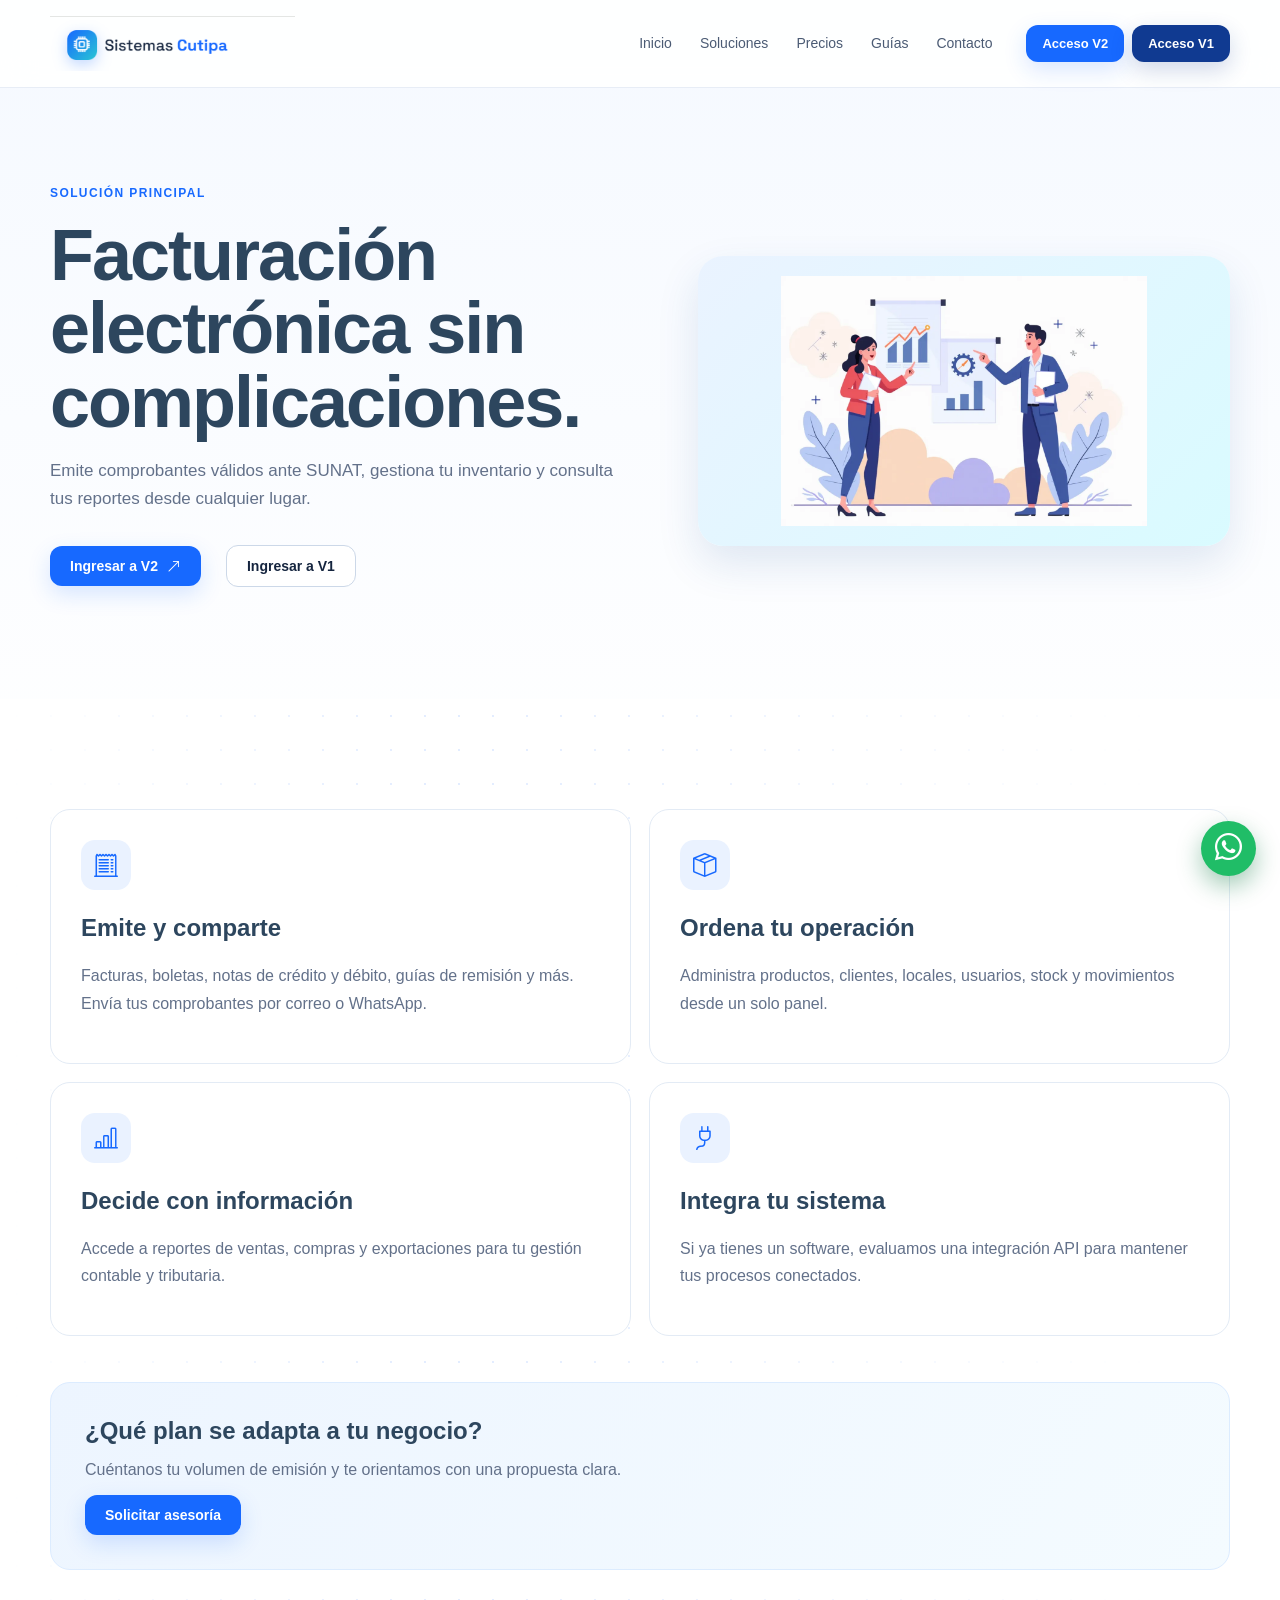
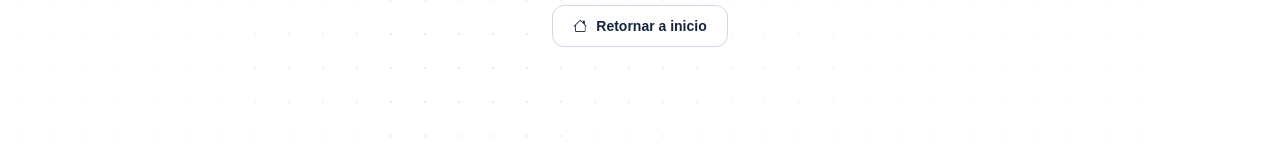
<file: service-details.html>
<!doctype html><html lang="es"><head><meta charset="utf-8"><meta http-equiv="refresh" content="0; url=servicios/facturacion-electronica.html"><title>Servicios | Sistemas Cutipa</title></head><body><p>Redirigiendo a nuestros servicios… <a href="servicios/facturacion-electronica.html">Continuar</a></p></body></html>
</file>
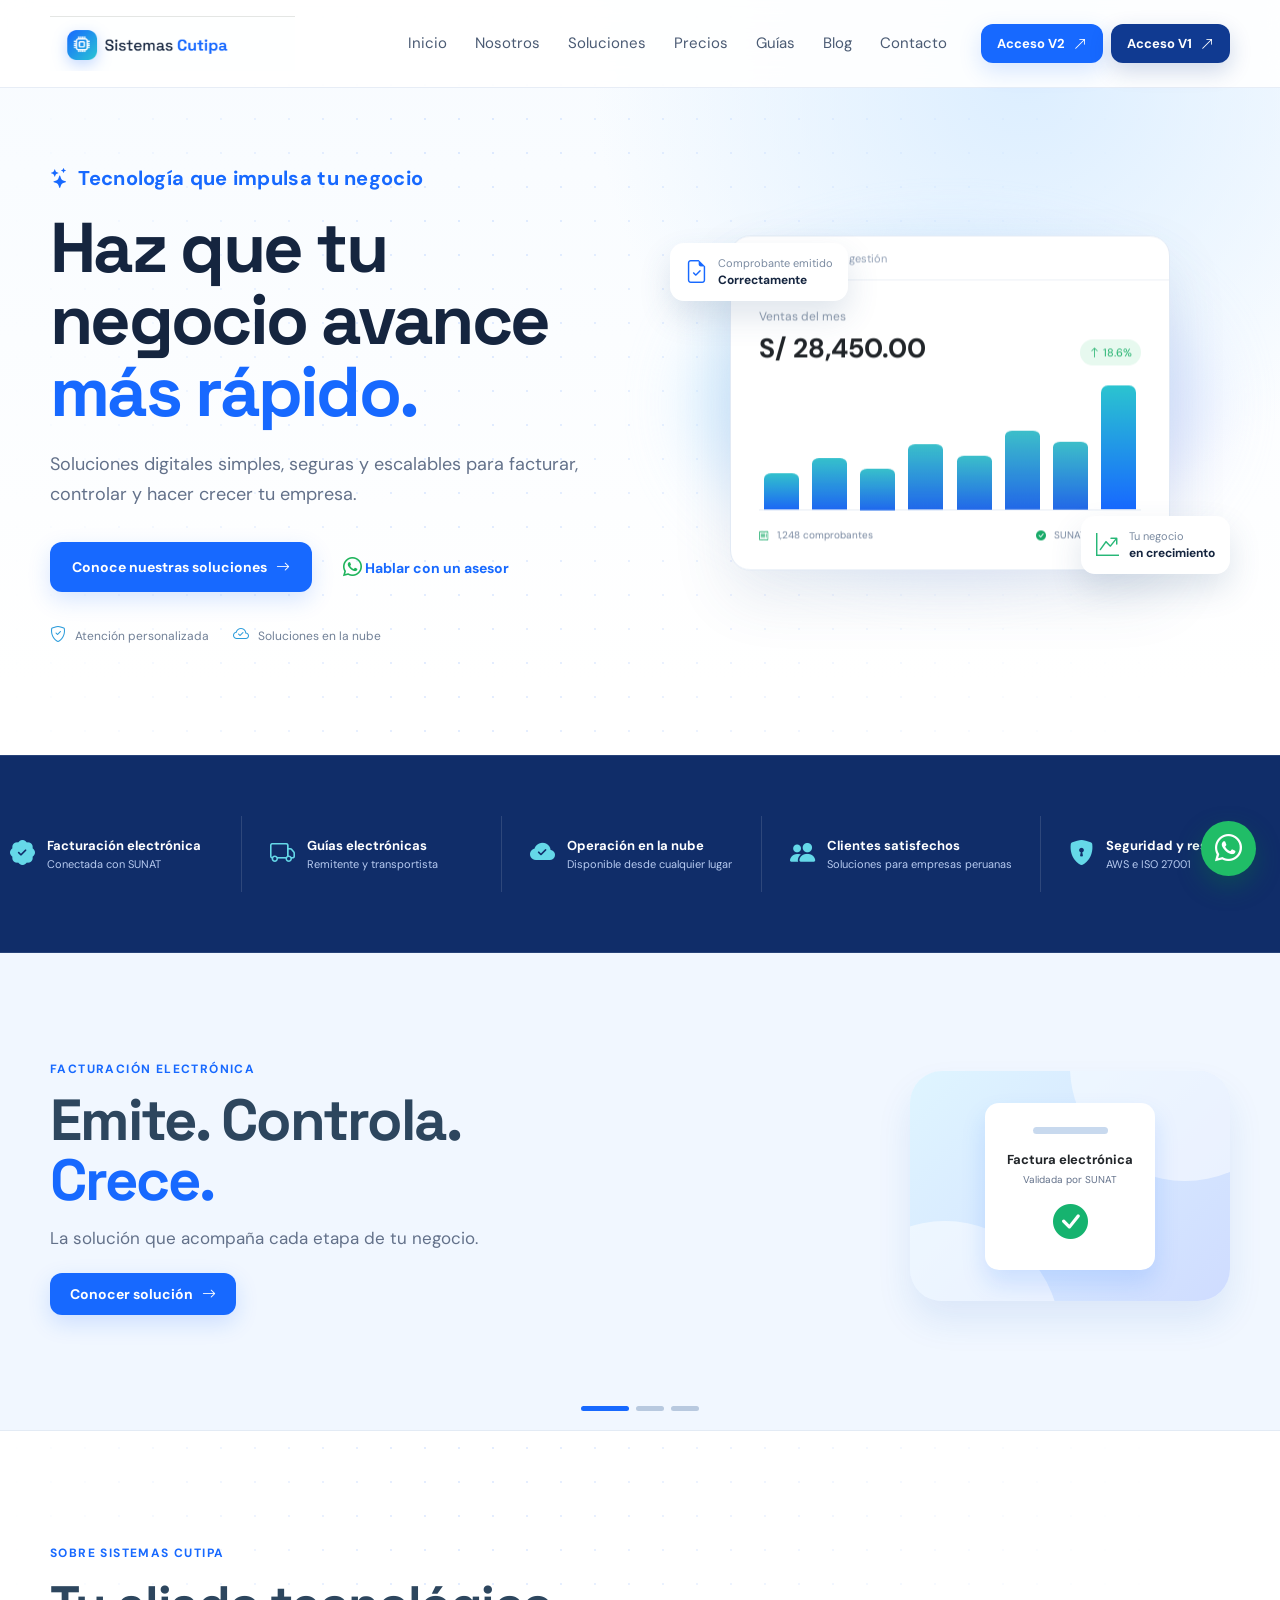
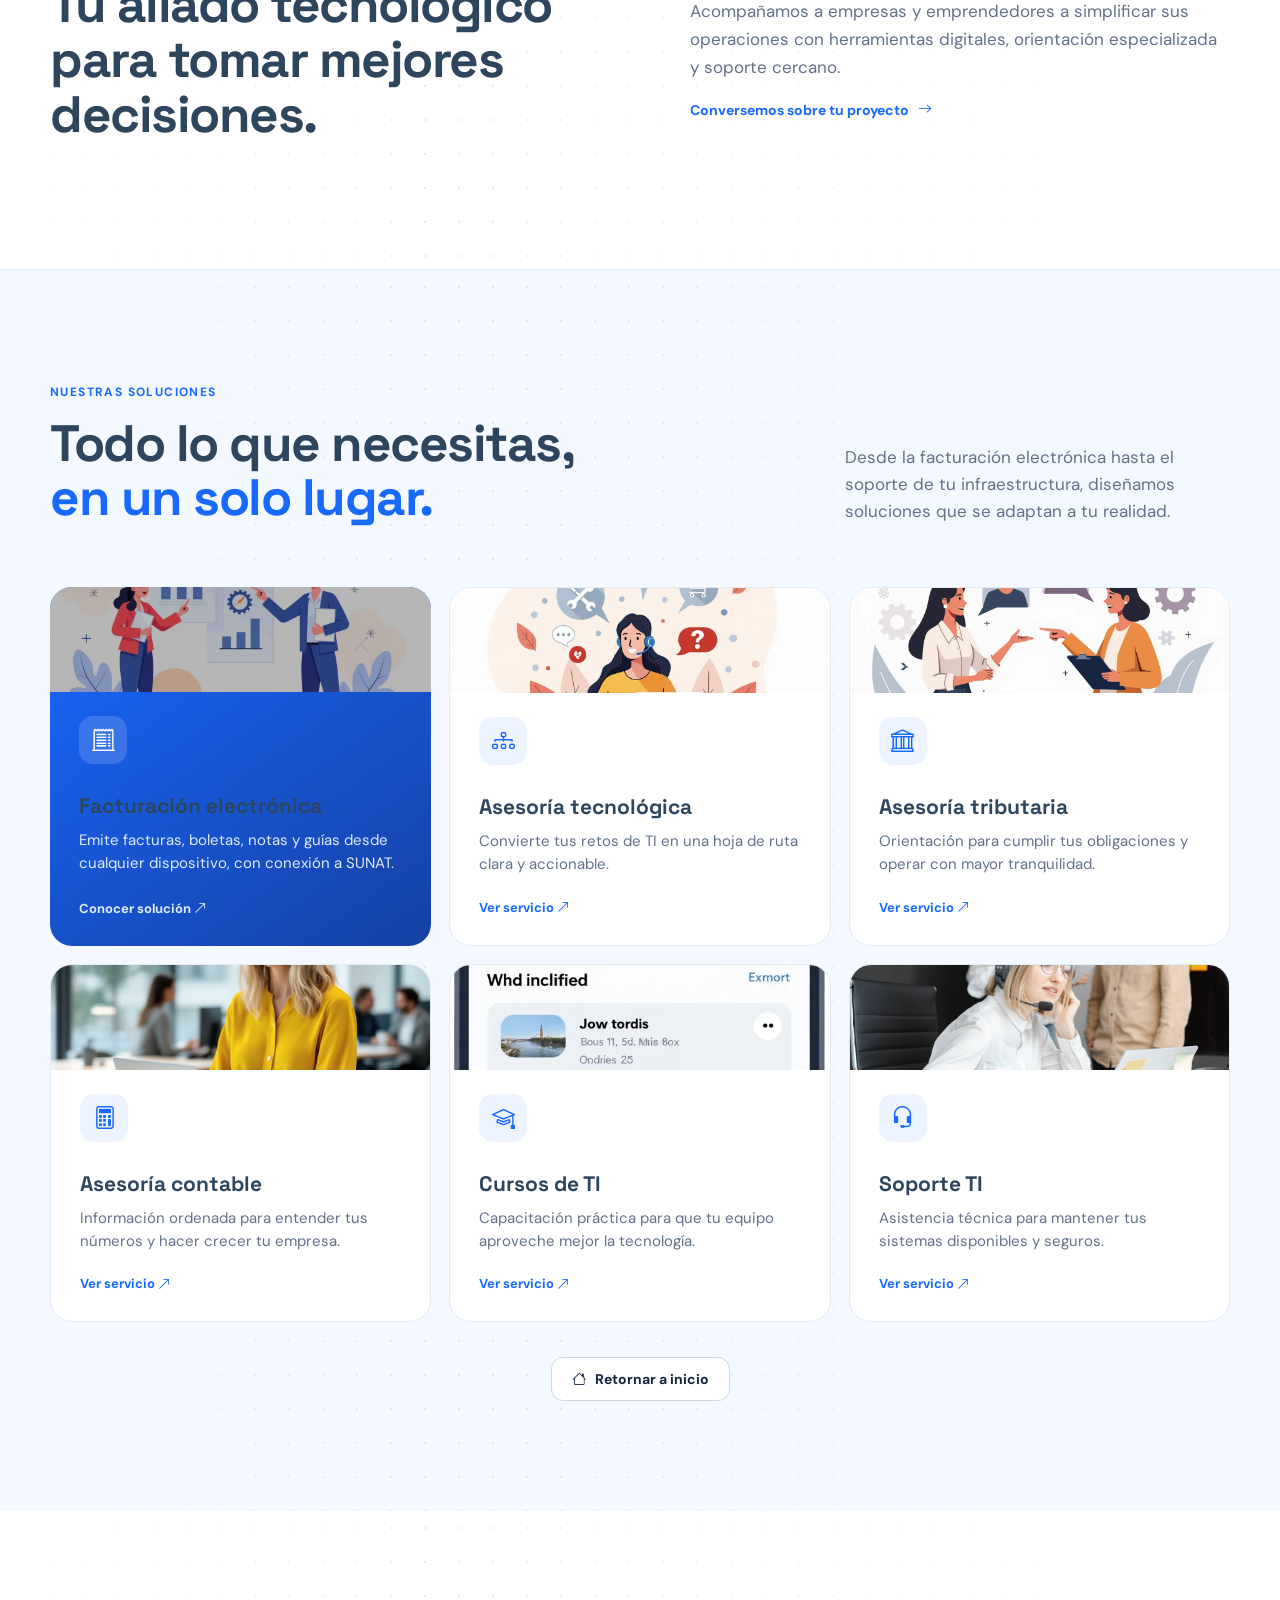
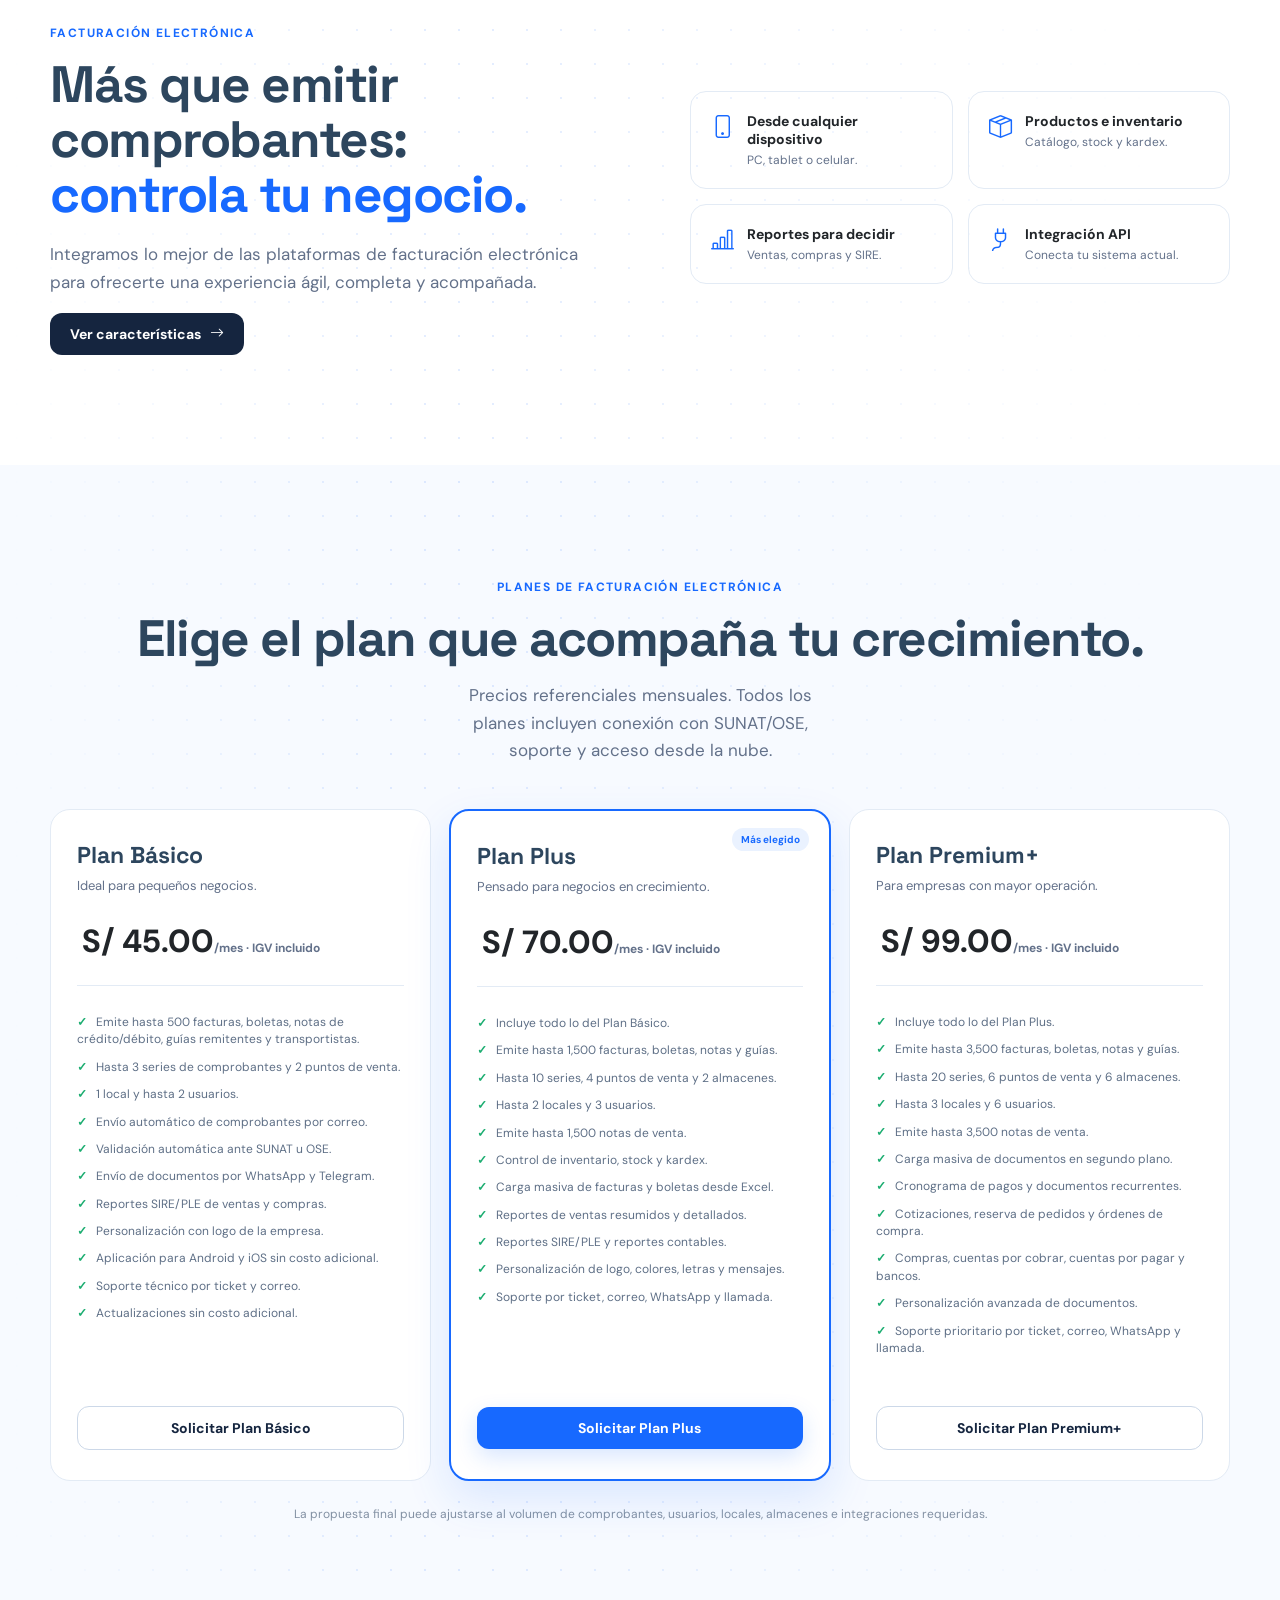
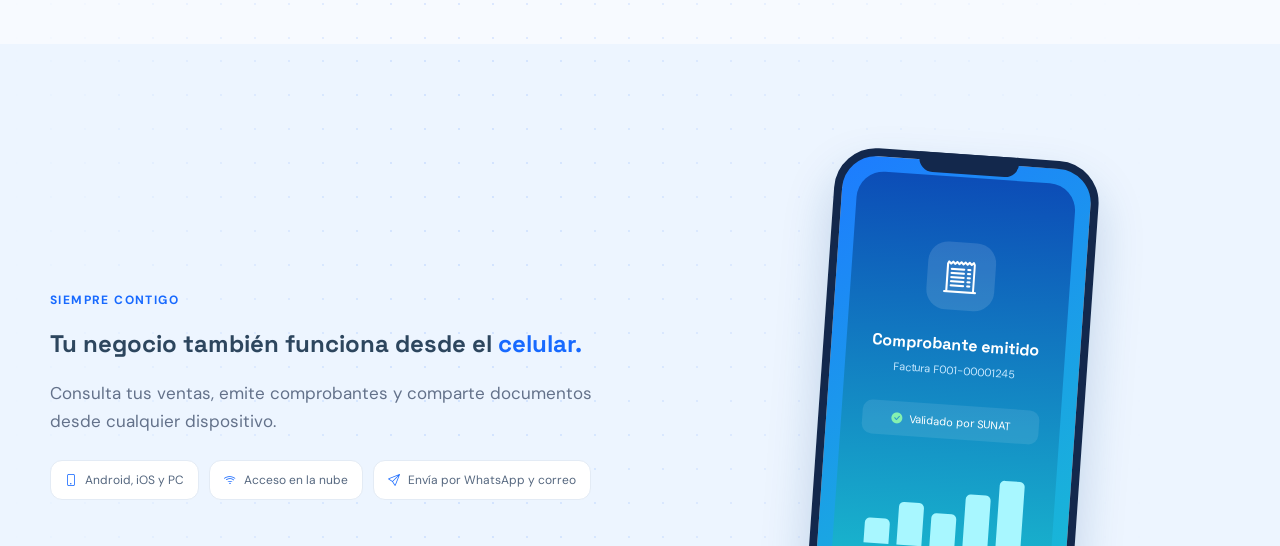
<file: starter-page.html>
<!doctype html><html lang="es"><head><meta charset="utf-8"><meta http-equiv="refresh" content="0; url=index.html"><title>Sistemas Cutipa</title></head><body><p>Redirigiendo a Sistemas Cutipa… <a href="index.html">Continuar</a></p></body></html>
</file>
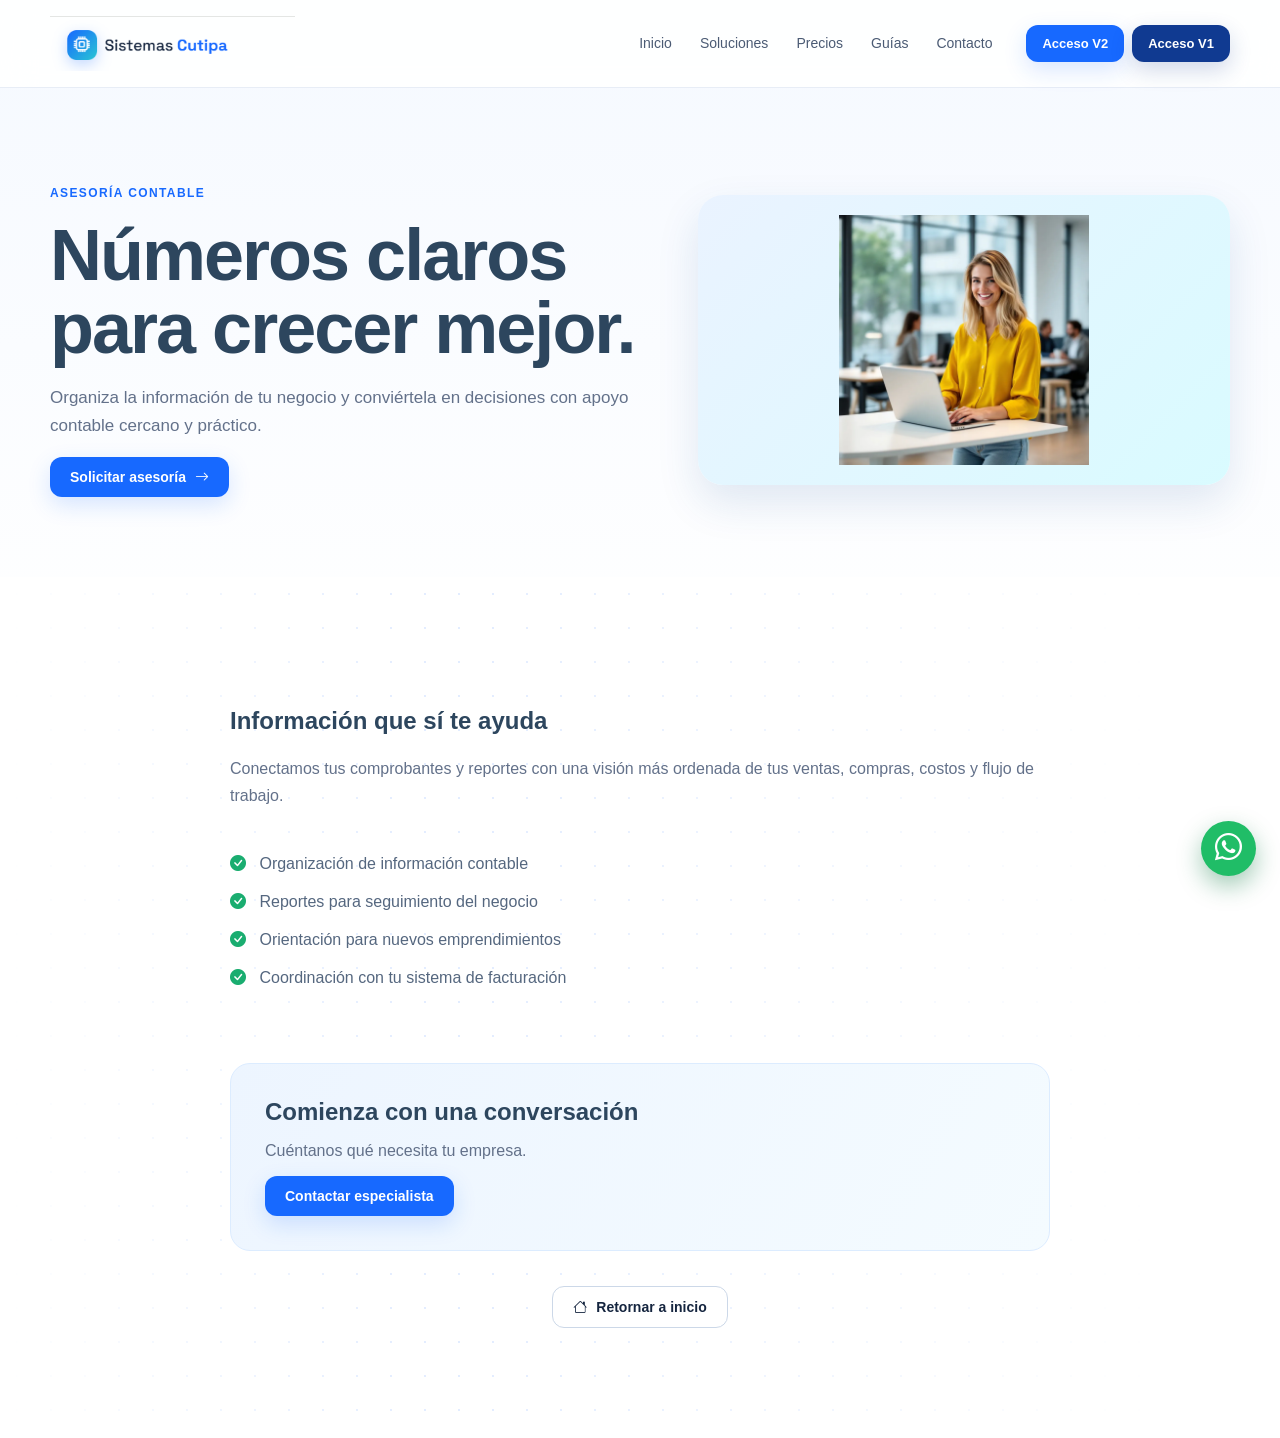
<file: servicios/asesoria-contable.html>
<!doctype html>
<html lang="es"><head><meta charset="utf-8"><meta name="viewport" content="width=device-width,initial-scale=1"><title>Asesoría contable | Sistemas Cutipa</title><meta name="description" content="Organiza la información de tu negocio y conviértela en decisiones con apoyo contable cercano y práctico."><link href="../assets/vendor/bootstrap-icons/bootstrap-icons.css" rel="stylesheet"><link href="../assets/css/main.css" rel="stylesheet"></head>
<body><header class="site-header"><div class="container nav-wrap"><a class="brand" href="../index.html"><img class="brand-image" src="../assets/img/custom/logo-cutipa.png" alt="Sistemas Cutipa"></a><nav class="main-nav service-nav"><a href="../index.html#inicio">Inicio</a><a href="../index.html#soluciones">Soluciones</a><a href="../index.html#precios">Precios</a><a href="../index.html#guias">Guías</a><a href="../index.html#contacto">Contacto</a></nav><div class="nav-access"><a class="btn btn-primary nav-cta" href="https://sistemascutipa.proveedorpse.com/#/login" target="_blank">Acceso V2</a><a class="btn btn-v1 nav-cta" href="https://appsoluctimyr.pse.pe/" target="_blank">Acceso V1</a></div></div></header>
<main class="service-page"><div class="container service-hero"><div><span class="eyebrow">ASESORÍA CONTABLE</span><h1>Números claros para <span>crecer mejor.</span></h1><p class="section-lead">Organiza la información de tu negocio y conviértela en decisiones con apoyo contable cercano y práctico.</p><a class="btn btn-primary" href="../index.html#contacto">Solicitar asesoría <i class="bi bi-arrow-right"></i></a></div><img class="service-hero-image" src="../assets/img/about-2.webp" alt="Asesoría contable"></div><section class="section-modern"><div class="container service-content"><h2>Información que sí te ayuda</h2><p>Conectamos tus comprobantes y reportes con una visión más ordenada de tus ventas, compras, costos y flujo de trabajo.</p><ul class="check-list"><li><i class="bi bi-check-circle-fill"></i> Organización de información contable</li><li><i class="bi bi-check-circle-fill"></i> Reportes para seguimiento del negocio</li><li><i class="bi bi-check-circle-fill"></i> Orientación para nuevos emprendimientos</li><li><i class="bi bi-check-circle-fill"></i> Coordinación con tu sistema de facturación</li></ul><div class="service-callout"><h2>Comienza con una conversación</h2><p>Cuéntanos qué necesita tu empresa.</p><a class="btn btn-primary" href="../index.html#contacto">Contactar especialista</a></div><div class="home-return"><a class="btn btn-outline" href="../index.html"><i class="bi bi-house"></i> Retornar a inicio</a></div></div></section></main><a class="whatsapp-float" href="https://wa.me/51987639368" target="_blank"><i class="bi bi-whatsapp"></i></a></body></html>
</file>
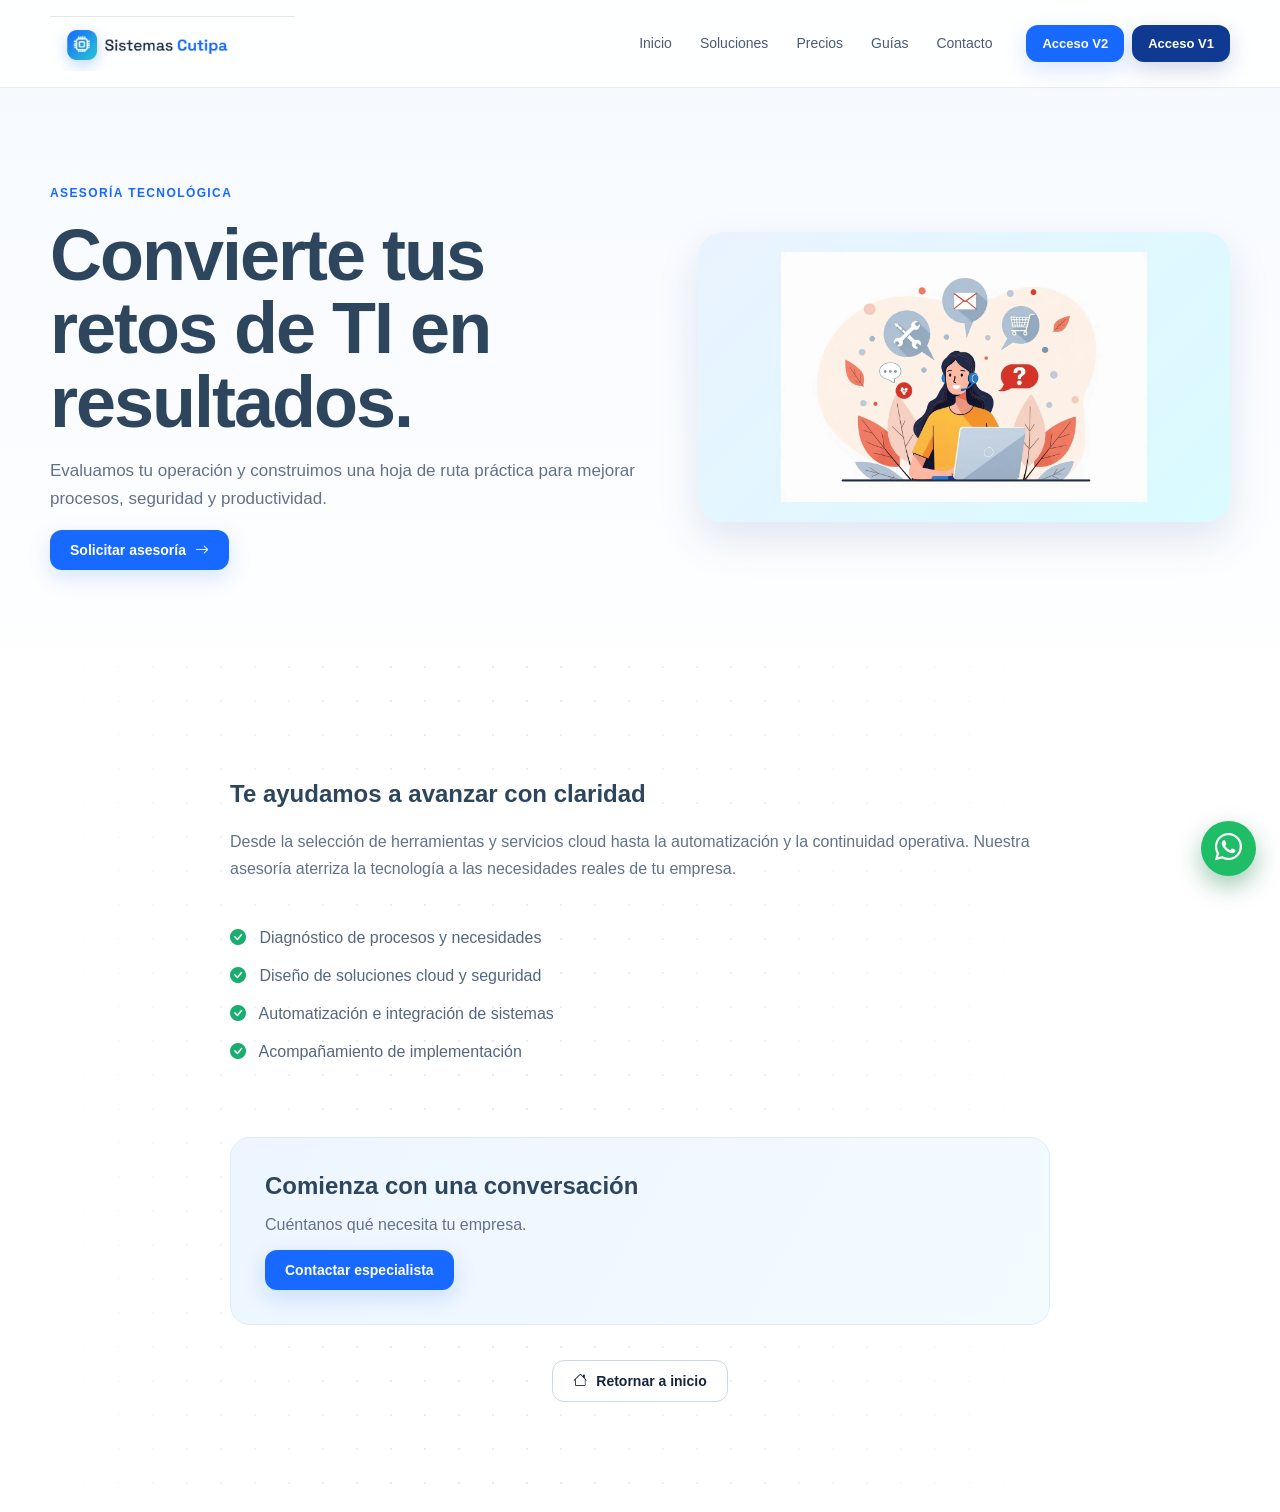
<file: servicios/asesoria-tecnologica.html>
<!doctype html>
<html lang="es"><head><meta charset="utf-8"><meta name="viewport" content="width=device-width,initial-scale=1"><title>Asesoría tecnológica | Sistemas Cutipa</title><meta name="description" content="Evaluamos tu operación y construimos una hoja de ruta práctica para mejorar procesos, seguridad y productividad."><link href="../assets/vendor/bootstrap-icons/bootstrap-icons.css" rel="stylesheet"><link href="../assets/css/main.css" rel="stylesheet"></head>
<body><header class="site-header"><div class="container nav-wrap"><a class="brand" href="../index.html"><img class="brand-image" src="../assets/img/custom/logo-cutipa.png" alt="Sistemas Cutipa"></a><nav class="main-nav service-nav"><a href="../index.html#inicio">Inicio</a><a href="../index.html#soluciones">Soluciones</a><a href="../index.html#precios">Precios</a><a href="../index.html#guias">Guías</a><a href="../index.html#contacto">Contacto</a></nav><div class="nav-access"><a class="btn btn-primary nav-cta" href="https://sistemascutipa.proveedorpse.com/#/login" target="_blank">Acceso V2</a><a class="btn btn-v1 nav-cta" href="https://appsoluctimyr.pse.pe/" target="_blank">Acceso V1</a></div></div></header>
<main class="service-page"><div class="container service-hero"><div><span class="eyebrow">ASESORÍA TECNOLÓGICA</span><h1>Convierte tus retos de TI en <span>resultados.</span></h1><p class="section-lead">Evaluamos tu operación y construimos una hoja de ruta práctica para mejorar procesos, seguridad y productividad.</p><a class="btn btn-primary" href="../index.html#contacto">Solicitar asesoría <i class="bi bi-arrow-right"></i></a></div><img class="service-hero-image" src="../assets/img/features-illustration-2.webp" alt="Asesoría tecnológica"></div><section class="section-modern"><div class="container service-content"><h2>Te ayudamos a avanzar con claridad</h2><p>Desde la selección de herramientas y servicios cloud hasta la automatización y la continuidad operativa. Nuestra asesoría aterriza la tecnología a las necesidades reales de tu empresa.</p><ul class="check-list"><li><i class="bi bi-check-circle-fill"></i> Diagnóstico de procesos y necesidades</li><li><i class="bi bi-check-circle-fill"></i> Diseño de soluciones cloud y seguridad</li><li><i class="bi bi-check-circle-fill"></i> Automatización e integración de sistemas</li><li><i class="bi bi-check-circle-fill"></i> Acompañamiento de implementación</li></ul><div class="service-callout"><h2>Comienza con una conversación</h2><p>Cuéntanos qué necesita tu empresa.</p><a class="btn btn-primary" href="../index.html#contacto">Contactar especialista</a></div><div class="home-return"><a class="btn btn-outline" href="../index.html"><i class="bi bi-house"></i> Retornar a inicio</a></div></div></section></main><a class="whatsapp-float" href="https://wa.me/51987639368" target="_blank"><i class="bi bi-whatsapp"></i></a></body></html>
</file>
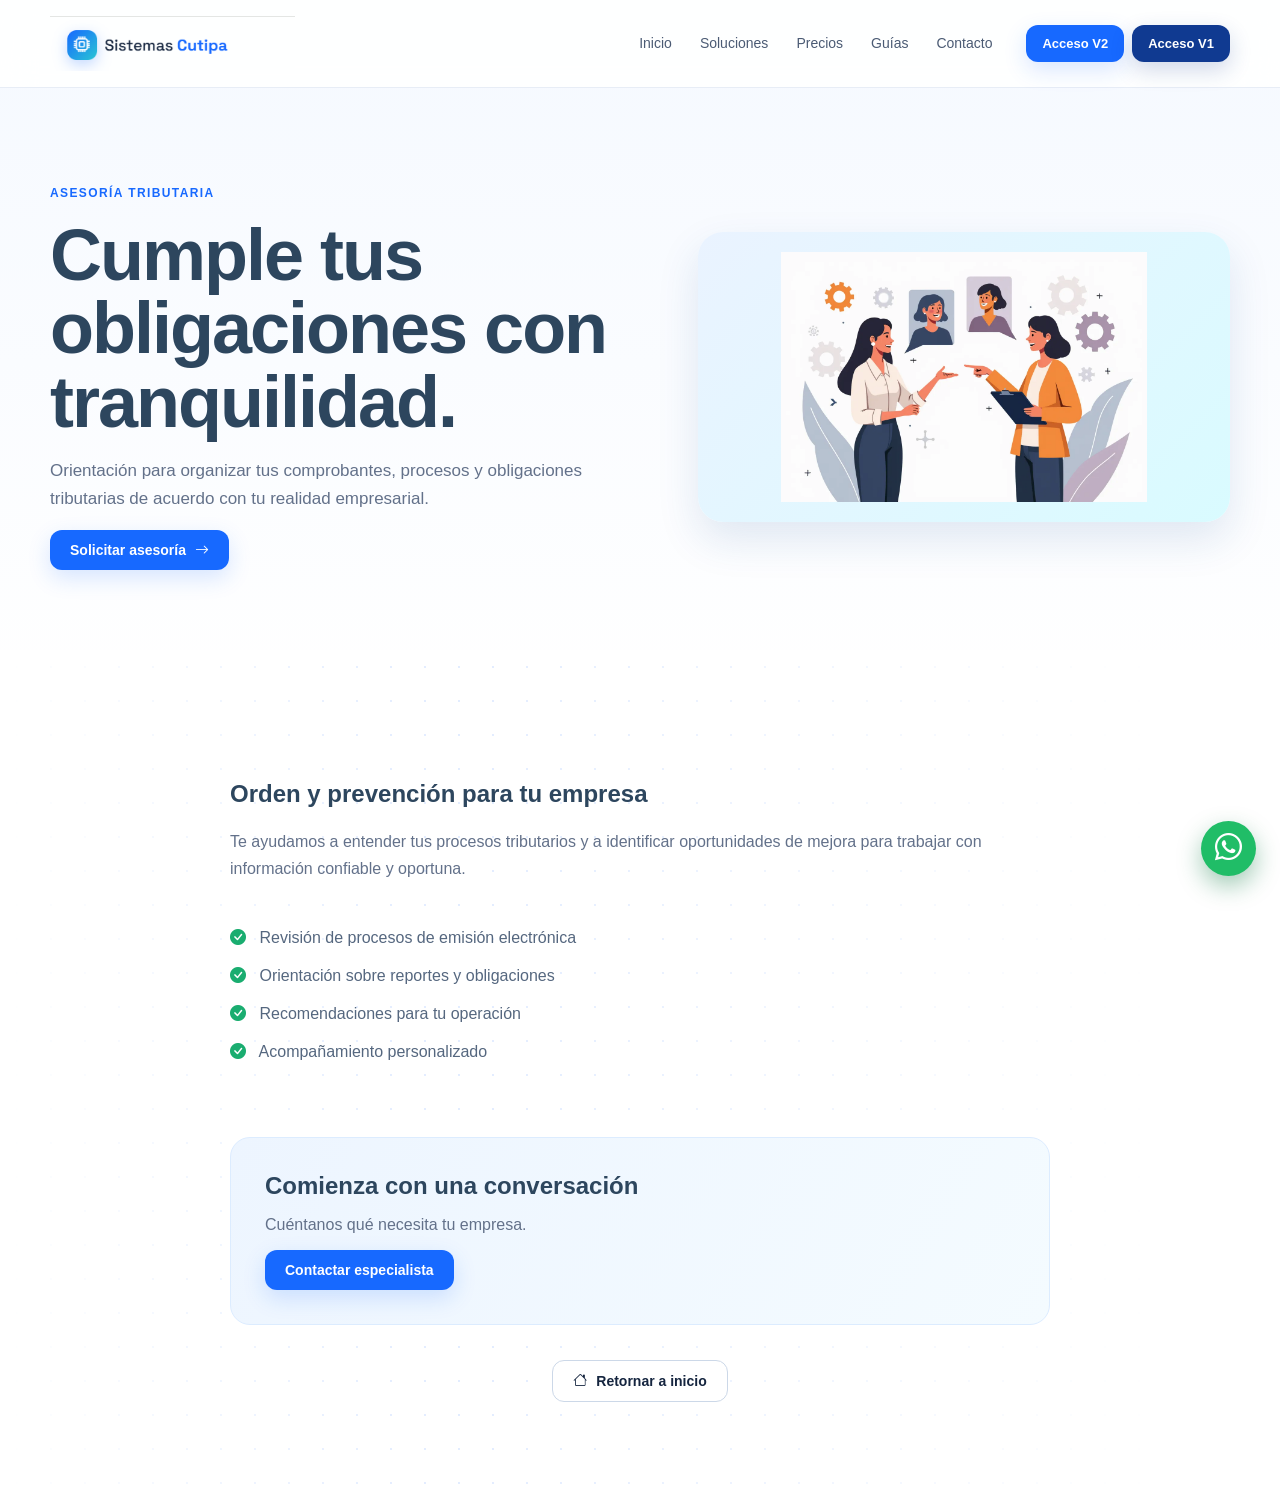
<file: servicios/asesoria-tributaria.html>
<!doctype html>
<html lang="es"><head><meta charset="utf-8"><meta name="viewport" content="width=device-width,initial-scale=1"><title>Asesoría tributaria | Sistemas Cutipa</title><meta name="description" content="Orientación para organizar tus comprobantes, procesos y obligaciones tributarias de acuerdo con tu realidad empresarial."><link href="../assets/vendor/bootstrap-icons/bootstrap-icons.css" rel="stylesheet"><link href="../assets/css/main.css" rel="stylesheet"></head>
<body><header class="site-header"><div class="container nav-wrap"><a class="brand" href="../index.html"><img class="brand-image" src="../assets/img/custom/logo-cutipa.png" alt="Sistemas Cutipa"></a><nav class="main-nav service-nav"><a href="../index.html#inicio">Inicio</a><a href="../index.html#soluciones">Soluciones</a><a href="../index.html#precios">Precios</a><a href="../index.html#guias">Guías</a><a href="../index.html#contacto">Contacto</a></nav><div class="nav-access"><a class="btn btn-primary nav-cta" href="https://sistemascutipa.proveedorpse.com/#/login" target="_blank">Acceso V2</a><a class="btn btn-v1 nav-cta" href="https://appsoluctimyr.pse.pe/" target="_blank">Acceso V1</a></div></div></header>
<main class="service-page"><div class="container service-hero"><div><span class="eyebrow">ASESORÍA TRIBUTARIA</span><h1>Cumple tus obligaciones con <span>tranquilidad.</span></h1><p class="section-lead">Orientación para organizar tus comprobantes, procesos y obligaciones tributarias de acuerdo con tu realidad empresarial.</p><a class="btn btn-primary" href="../index.html#contacto">Solicitar asesoría <i class="bi bi-arrow-right"></i></a></div><img class="service-hero-image" src="../assets/img/features-illustration-3.webp" alt="Asesoría tributaria"></div><section class="section-modern"><div class="container service-content"><h2>Orden y prevención para tu empresa</h2><p>Te ayudamos a entender tus procesos tributarios y a identificar oportunidades de mejora para trabajar con información confiable y oportuna.</p><ul class="check-list"><li><i class="bi bi-check-circle-fill"></i> Revisión de procesos de emisión electrónica</li><li><i class="bi bi-check-circle-fill"></i> Orientación sobre reportes y obligaciones</li><li><i class="bi bi-check-circle-fill"></i> Recomendaciones para tu operación</li><li><i class="bi bi-check-circle-fill"></i> Acompañamiento personalizado</li></ul><div class="service-callout"><h2>Comienza con una conversación</h2><p>Cuéntanos qué necesita tu empresa.</p><a class="btn btn-primary" href="../index.html#contacto">Contactar especialista</a></div><div class="home-return"><a class="btn btn-outline" href="../index.html"><i class="bi bi-house"></i> Retornar a inicio</a></div></div></section></main><a class="whatsapp-float" href="https://wa.me/51987639368" target="_blank"><i class="bi bi-whatsapp"></i></a></body></html>
</file>
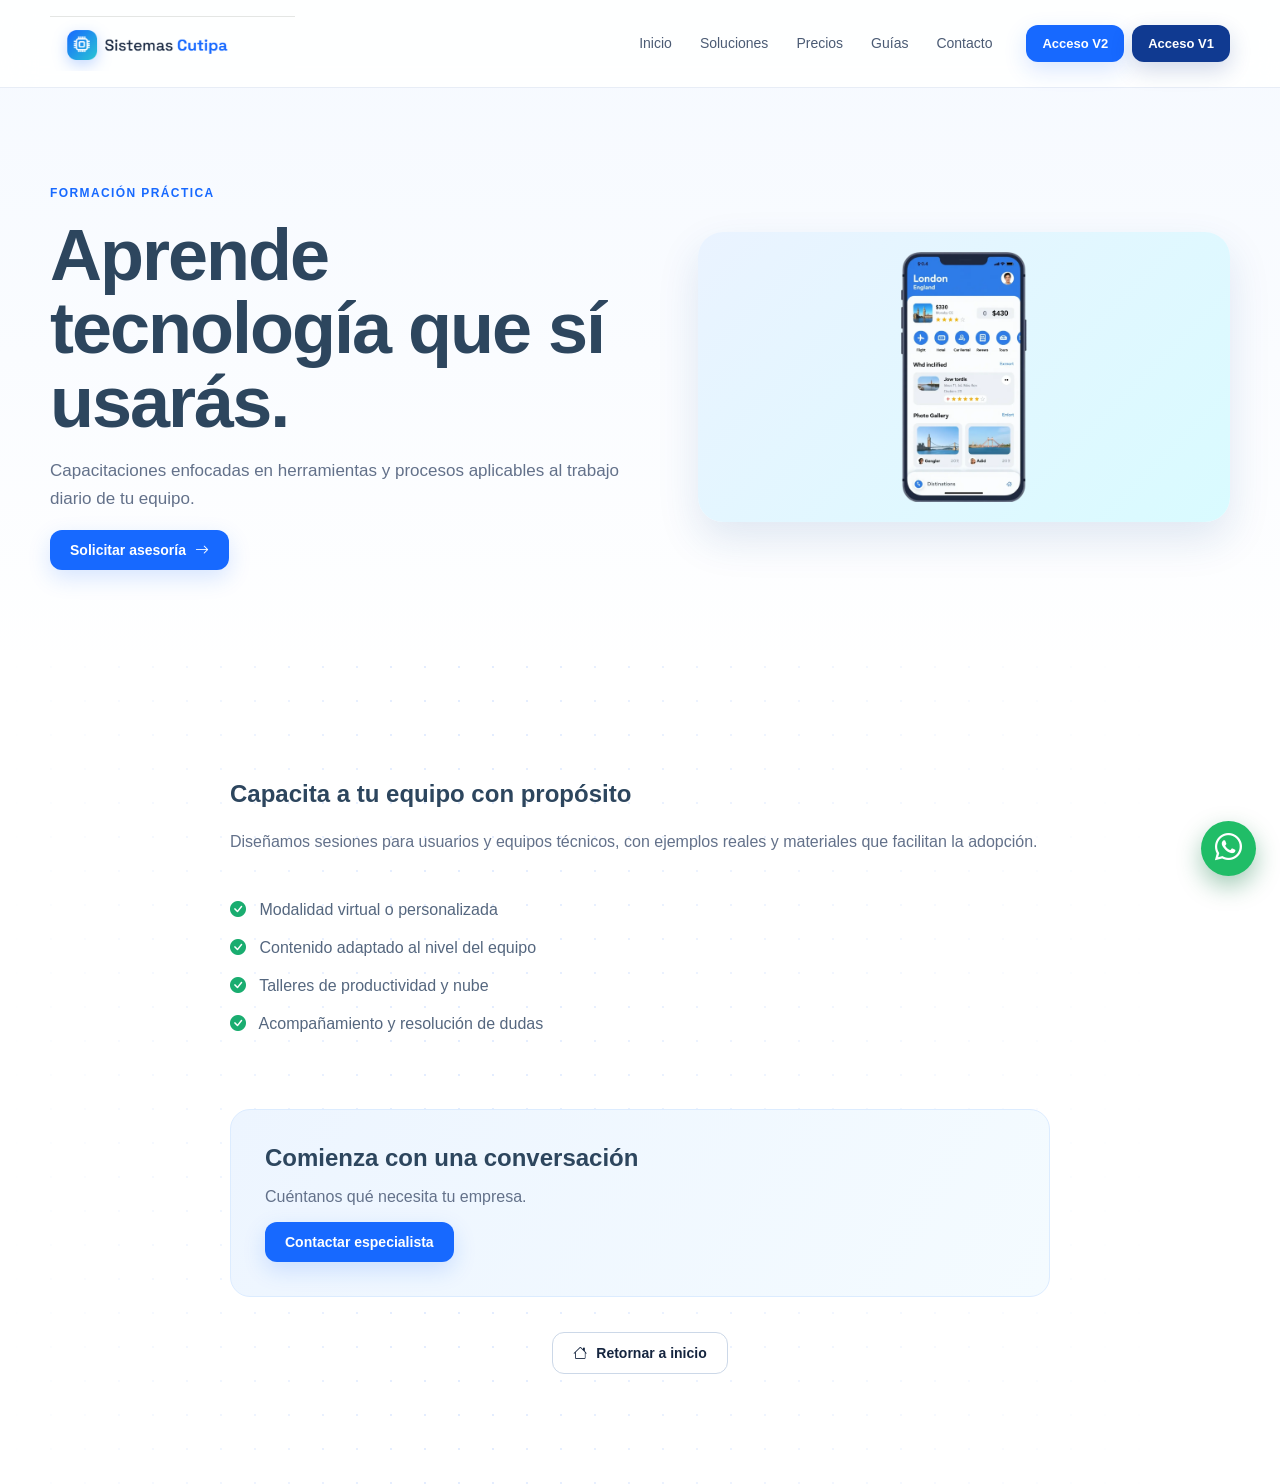
<file: servicios/cursos-ti.html>
<!doctype html>
<html lang="es"><head><meta charset="utf-8"><meta name="viewport" content="width=device-width,initial-scale=1"><title>Cursos de TI | Sistemas Cutipa</title><meta name="description" content="Capacitaciones enfocadas en herramientas y procesos aplicables al trabajo diario de tu equipo."><link href="../assets/vendor/bootstrap-icons/bootstrap-icons.css" rel="stylesheet"><link href="../assets/css/main.css" rel="stylesheet"></head>
<body><header class="site-header"><div class="container nav-wrap"><a class="brand" href="../index.html"><img class="brand-image" src="../assets/img/custom/logo-cutipa.png" alt="Sistemas Cutipa"></a><nav class="main-nav service-nav"><a href="../index.html#inicio">Inicio</a><a href="../index.html#soluciones">Soluciones</a><a href="../index.html#precios">Precios</a><a href="../index.html#guias">Guías</a><a href="../index.html#contacto">Contacto</a></nav><div class="nav-access"><a class="btn btn-primary nav-cta" href="https://sistemascutipa.proveedorpse.com/#/login" target="_blank">Acceso V2</a><a class="btn btn-v1 nav-cta" href="https://appsoluctimyr.pse.pe/" target="_blank">Acceso V1</a></div></div></header>
<main class="service-page"><div class="container service-hero"><div><span class="eyebrow">FORMACIÓN PRÁCTICA</span><h1>Aprende tecnología que <span>sí usarás.</span></h1><p class="section-lead">Capacitaciones enfocadas en herramientas y procesos aplicables al trabajo diario de tu equipo.</p><a class="btn btn-primary" href="../index.html#contacto">Solicitar asesoría <i class="bi bi-arrow-right"></i></a></div><img class="service-hero-image" src="../assets/img/phone-app-screen.webp" alt="Cursos de TI"></div><section class="section-modern"><div class="container service-content"><h2>Capacita a tu equipo con propósito</h2><p>Diseñamos sesiones para usuarios y equipos técnicos, con ejemplos reales y materiales que facilitan la adopción.</p><ul class="check-list"><li><i class="bi bi-check-circle-fill"></i> Modalidad virtual o personalizada</li><li><i class="bi bi-check-circle-fill"></i> Contenido adaptado al nivel del equipo</li><li><i class="bi bi-check-circle-fill"></i> Talleres de productividad y nube</li><li><i class="bi bi-check-circle-fill"></i> Acompañamiento y resolución de dudas</li></ul><div class="service-callout"><h2>Comienza con una conversación</h2><p>Cuéntanos qué necesita tu empresa.</p><a class="btn btn-primary" href="../index.html#contacto">Contactar especialista</a></div><div class="home-return"><a class="btn btn-outline" href="../index.html"><i class="bi bi-house"></i> Retornar a inicio</a></div></div></section></main><a class="whatsapp-float" href="https://wa.me/51987639368" target="_blank"><i class="bi bi-whatsapp"></i></a></body></html>
</file>
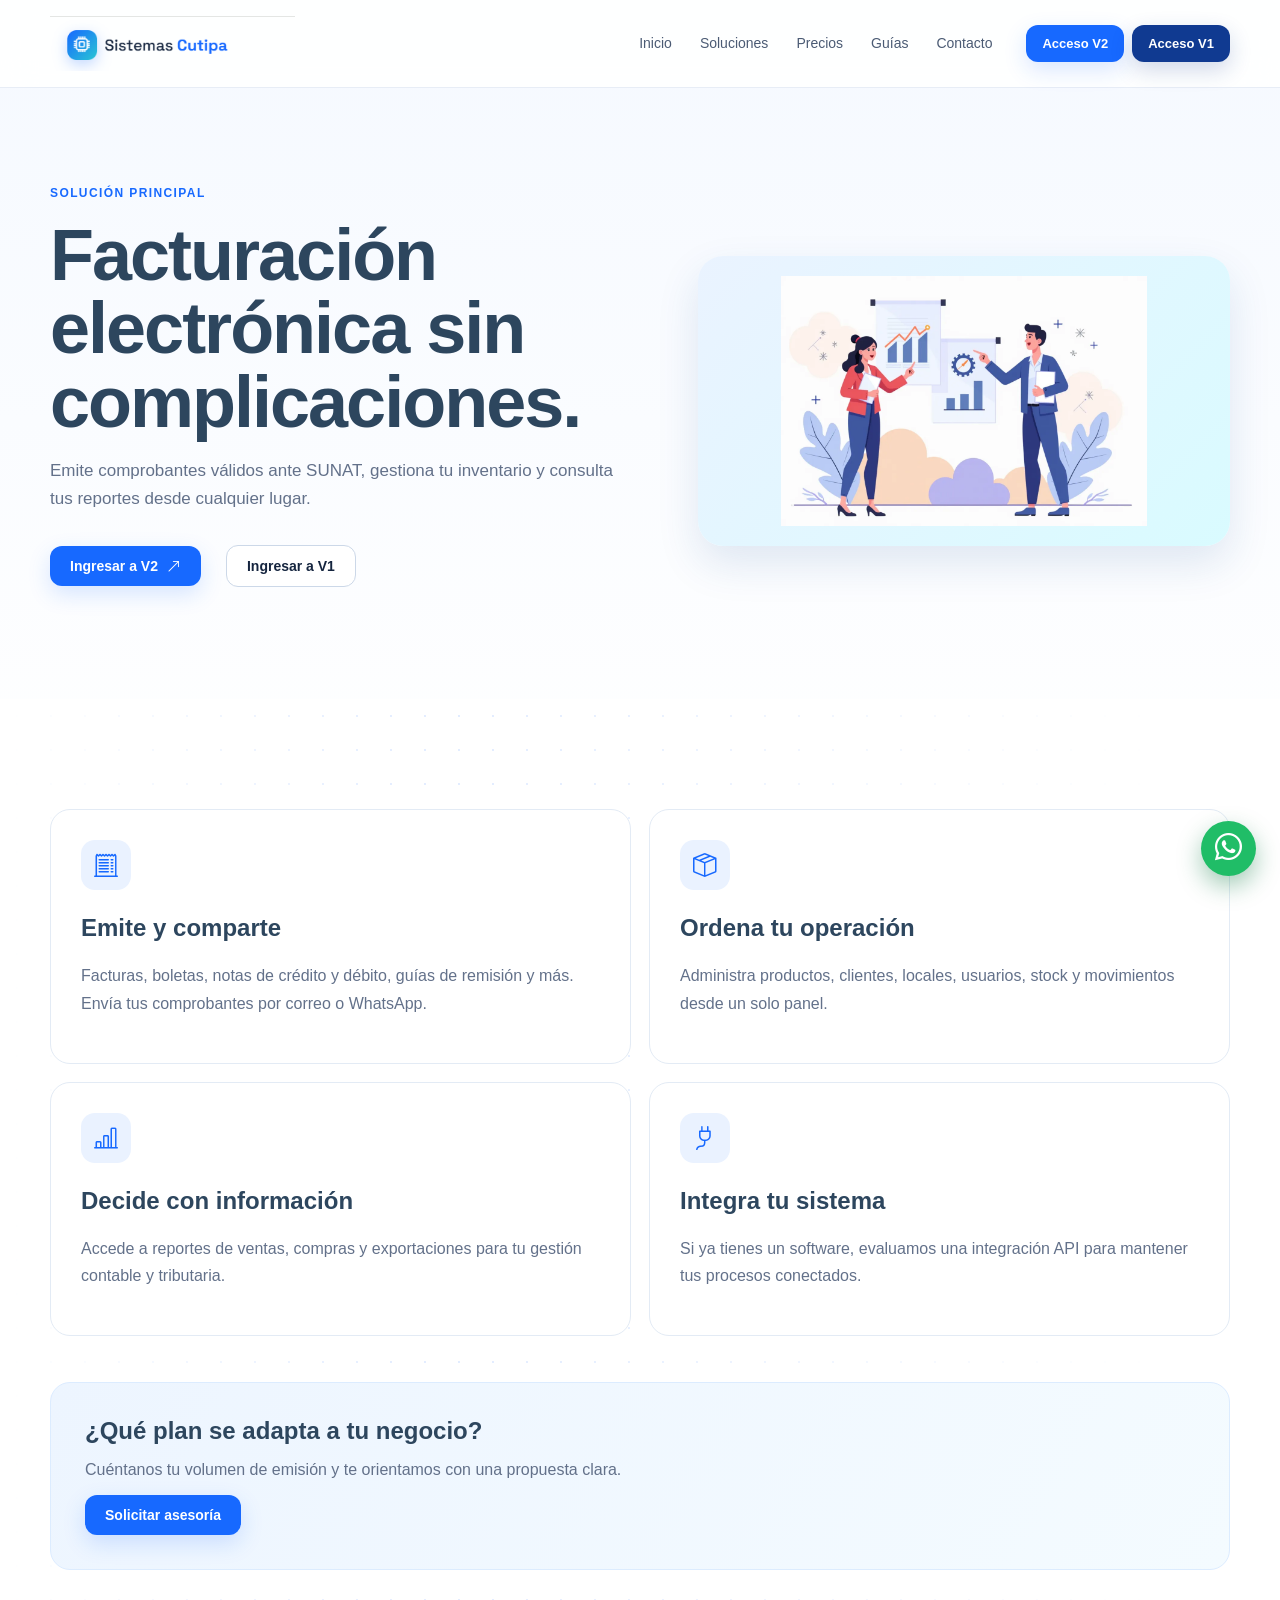
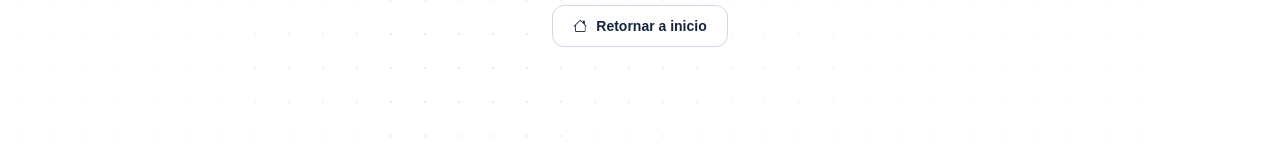
<file: servicios/facturacion-electronica.html>
<!doctype html>
<html lang="es"><head><meta charset="utf-8"><meta name="viewport" content="width=device-width,initial-scale=1"><title>Facturación electrónica | Sistemas Cutipa</title><meta name="description" content="Facturación electrónica para empresas peruanas."><link href="../assets/vendor/bootstrap-icons/bootstrap-icons.css" rel="stylesheet"><link href="../assets/css/main.css" rel="stylesheet"></head>
<body><header class="site-header"><div class="container nav-wrap"><a class="brand" href="../index.html"><img class="brand-image" src="../assets/img/custom/logo-cutipa.png" alt="Sistemas Cutipa"></a><nav class="main-nav service-nav"><a href="../index.html#inicio">Inicio</a><a href="../index.html#soluciones">Soluciones</a><a href="../index.html#precios">Precios</a><a href="../index.html#guias">Guías</a><a href="../index.html#contacto">Contacto</a></nav><div class="nav-access"><a class="btn btn-primary nav-cta" href="https://sistemascutipa.proveedorpse.com/#/login" target="_blank">Acceso V2</a><a class="btn btn-v1 nav-cta" href="https://appsoluctimyr.pse.pe/" target="_blank">Acceso V1</a></div></div></header>
<main class="service-page"><div class="container service-hero"><div><span class="eyebrow">SOLUCIÓN PRINCIPAL</span><h1>Facturación electrónica <span>sin complicaciones.</span></h1><p class="section-lead">Emite comprobantes válidos ante SUNAT, gestiona tu inventario y consulta tus reportes desde cualquier lugar.</p><div class="hero-actions"><a class="btn btn-primary" href="https://sistemascutipa.proveedorpse.com/#/login" target="_blank">Ingresar a V2 <i class="bi bi-arrow-up-right"></i></a><a class="btn btn-outline" href="https://appsoluctimyr.pse.pe/" target="_blank">Ingresar a V1</a></div></div><img class="service-hero-image" src="../assets/img/features-illustration-1.webp" alt="Panel de facturación electrónica"></div><section class="section-modern"><div class="container"><div class="service-feature-grid"><div class="service-panel"><i class="bi bi-receipt-cutoff"></i><h2>Emite y comparte</h2><p>Facturas, boletas, notas de crédito y débito, guías de remisión y más. Envía tus comprobantes por correo o WhatsApp.</p></div><div class="service-panel"><i class="bi bi-box-seam"></i><h2>Ordena tu operación</h2><p>Administra productos, clientes, locales, usuarios, stock y movimientos desde un solo panel.</p></div><div class="service-panel"><i class="bi bi-bar-chart-line"></i><h2>Decide con información</h2><p>Accede a reportes de ventas, compras y exportaciones para tu gestión contable y tributaria.</p></div><div class="service-panel"><i class="bi bi-plug"></i><h2>Integra tu sistema</h2><p>Si ya tienes un software, evaluamos una integración API para mantener tus procesos conectados.</p></div></div><div class="service-callout"><h2>¿Qué plan se adapta a tu negocio?</h2><p>Cuéntanos tu volumen de emisión y te orientamos con una propuesta clara.</p><a class="btn btn-primary" href="../index.html#contacto">Solicitar asesoría</a></div><div class="home-return"><a class="btn btn-outline" href="../index.html"><i class="bi bi-house"></i> Retornar a inicio</a></div></div></section></main><a class="whatsapp-float" href="https://wa.me/51987639368" target="_blank"><i class="bi bi-whatsapp"></i></a></body></html>
</file>
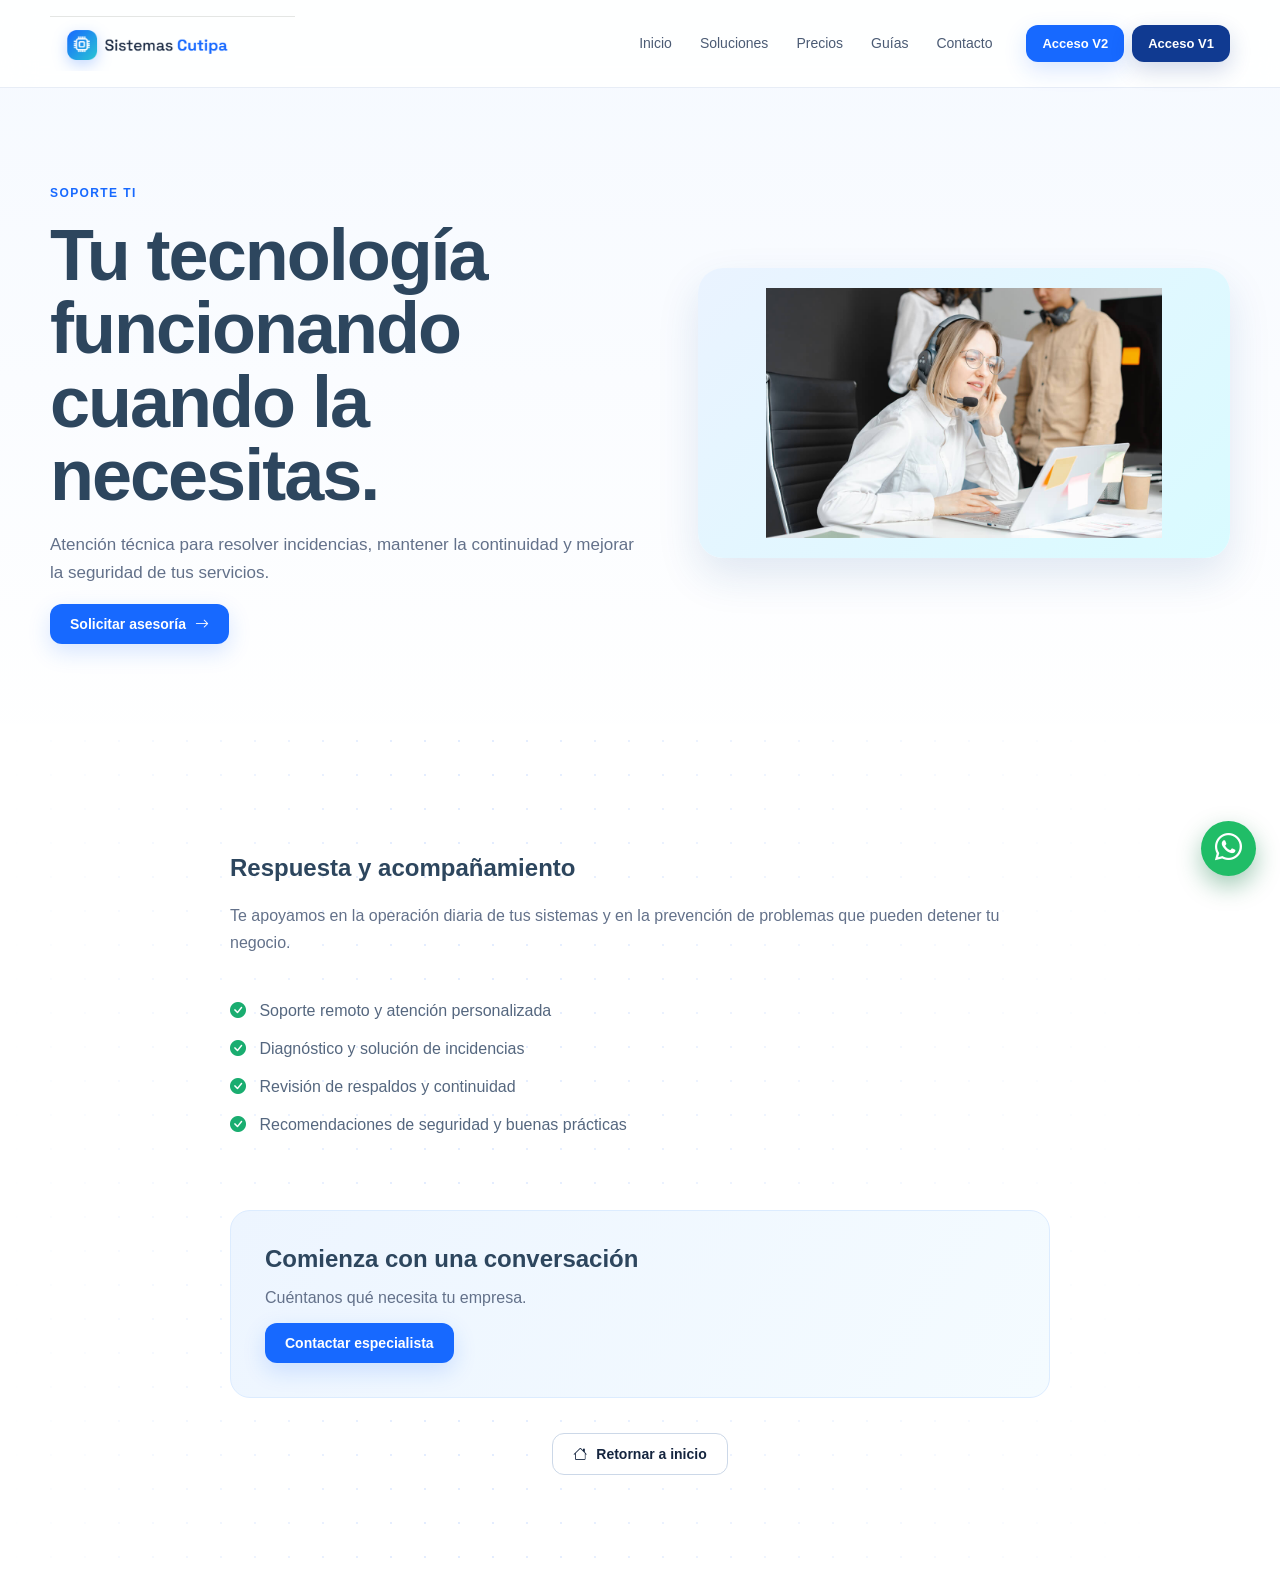
<file: servicios/soporte-ti.html>
<!doctype html>
<html lang="es"><head><meta charset="utf-8"><meta name="viewport" content="width=device-width,initial-scale=1"><title>Soporte TI | Sistemas Cutipa</title><meta name="description" content="Atención técnica para resolver incidencias, mantener la continuidad y mejorar la seguridad de tus servicios."><link href="../assets/vendor/bootstrap-icons/bootstrap-icons.css" rel="stylesheet"><link href="../assets/css/main.css" rel="stylesheet"></head>
<body><header class="site-header"><div class="container nav-wrap"><a class="brand" href="../index.html"><img class="brand-image" src="../assets/img/custom/logo-cutipa.png" alt="Sistemas Cutipa"></a><nav class="main-nav service-nav"><a href="../index.html#inicio">Inicio</a><a href="../index.html#soluciones">Soluciones</a><a href="../index.html#precios">Precios</a><a href="../index.html#guias">Guías</a><a href="../index.html#contacto">Contacto</a></nav><div class="nav-access"><a class="btn btn-primary nav-cta" href="https://sistemascutipa.proveedorpse.com/#/login" target="_blank">Acceso V2</a><a class="btn btn-v1 nav-cta" href="https://appsoluctimyr.pse.pe/" target="_blank">Acceso V1</a></div></div></header>
<main class="service-page"><div class="container service-hero"><div><span class="eyebrow">SOPORTE TI</span><h1>Tu tecnología funcionando <span>cuando la necesitas.</span></h1><p class="section-lead">Atención técnica para resolver incidencias, mantener la continuidad y mejorar la seguridad de tus servicios.</p><a class="btn btn-primary" href="../index.html#contacto">Solicitar asesoría <i class="bi bi-arrow-right"></i></a></div><img class="service-hero-image" src="../assets/img/services.jpg" alt="Soporte TI"></div><section class="section-modern"><div class="container service-content"><h2>Respuesta y acompañamiento</h2><p>Te apoyamos en la operación diaria de tus sistemas y en la prevención de problemas que pueden detener tu negocio.</p><ul class="check-list"><li><i class="bi bi-check-circle-fill"></i> Soporte remoto y atención personalizada</li><li><i class="bi bi-check-circle-fill"></i> Diagnóstico y solución de incidencias</li><li><i class="bi bi-check-circle-fill"></i> Revisión de respaldos y continuidad</li><li><i class="bi bi-check-circle-fill"></i> Recomendaciones de seguridad y buenas prácticas</li></ul><div class="service-callout"><h2>Comienza con una conversación</h2><p>Cuéntanos qué necesita tu empresa.</p><a class="btn btn-primary" href="../index.html#contacto">Contactar especialista</a></div><div class="home-return"><a class="btn btn-outline" href="../index.html"><i class="bi bi-house"></i> Retornar a inicio</a></div></div></section></main><a class="whatsapp-float" href="https://wa.me/51987639368" target="_blank"><i class="bi bi-whatsapp"></i></a></body></html>
</file>
<file: assets/css/main.css>
/**
* Template Name: iLanding
* Template URL: https://bootstrapmade.com/ilanding-bootstrap-landing-page-template/
* Updated: Oct 28 2024 with Bootstrap v5.3.3
* Author: BootstrapMade.com
* License: https://bootstrapmade.com/license/
*/

/*--------------------------------------------------------------
# Font & Color Variables
# Help: https://bootstrapmade.com/color-system/
--------------------------------------------------------------*/
/* Fonts */
:root {
  --default-font: "Roboto",  system-ui, -apple-system, "Segoe UI", Roboto, "Helvetica Neue", Arial, "Noto Sans", "Liberation Sans", sans-serif, "Apple Color Emoji", "Segoe UI Emoji", "Segoe UI Symbol", "Noto Color Emoji";
  --heading-font: "Nunito",  sans-serif;
  --nav-font: "Inter",  sans-serif;
}

/* Global Colors - The following color variables are used throughout the website. Updating them here will change the color scheme of the entire website */
:root { 
  --background-color: #ffffff; /* Background color for the entire website, including individual sections */
  --default-color: #212529; /* Default color used for the majority of the text content across the entire website */
  --heading-color: #2d465e; /* Color for headings, subheadings and title throughout the website */
  --accent-color: #0d83fd; /* Accent color that represents your brand on the website. It's used for buttons, links, and other elements that need to stand out */
  --surface-color: #ffffff; /* The surface color is used as a background of boxed elements within sections, such as cards, icon boxes, or other elements that require a visual separation from the global background. */
  --contrast-color: #ffffff; /* Contrast color for text, ensuring readability against backgrounds of accent, heading, or default colors. */
}

/* Nav Menu Colors - The following color variables are used specifically for the navigation menu. They are separate from the global colors to allow for more customization options */
:root {
  --nav-color: #212529;  /* The default color of the main navmenu links */
  --nav-hover-color: #0d83fd; /* Applied to main navmenu links when they are hovered over or active */
  --nav-mobile-background-color: #ffffff; /* Used as the background color for mobile navigation menu */
  --nav-dropdown-background-color: #ffffff; /* Used as the background color for dropdown items that appear when hovering over primary navigation items */
  --nav-dropdown-color: #212529; /* Used for navigation links of the dropdown items in the navigation menu. */
  --nav-dropdown-hover-color: #0d83fd; /* Similar to --nav-hover-color, this color is applied to dropdown navigation links when they are hovered over. */
}

/* Color Presets - These classes override global colors when applied to any section or element, providing reuse of the sam color scheme. */

.light-background {
  --background-color: #f3f9ff;
  --surface-color: #ffffff;
}

.dark-background {
  --background-color: #0d83fd;
  --default-color: #ffffff;
  --heading-color: #ffffff;
  --surface-color: #409dfd;
  --contrast-color: #ffffff;
}

/* Smooth scroll */
:root {
  scroll-behavior: smooth;
}

/*--------------------------------------------------------------
# General Styling & Shared Classes
--------------------------------------------------------------*/
body {
  color: var(--default-color);
  background-color: var(--background-color);
  font-family: var(--default-font);
}

a {
  color: var(--accent-color);
  text-decoration: none;
  transition: 0.3s;
}

a:hover {
  color: color-mix(in srgb, var(--accent-color), transparent 25%);
  text-decoration: none;
}

h1,
h2,
h3,
h4,
h5,
h6 {
  color: var(--heading-color);
  font-family: var(--heading-font);
}

/* PHP Email Form Messages
------------------------------*/
.php-email-form .error-message {
  display: none;
  background: #df1529;
  color: #ffffff;
  text-align: left;
  padding: 15px;
  margin-bottom: 24px;
  font-weight: 600;
}

.php-email-form .sent-message {
  display: none;
  color: #ffffff;
  background: #059652;
  text-align: center;
  padding: 15px;
  margin-bottom: 24px;
  font-weight: 600;
}

.php-email-form .loading {
  display: none;
  background: var(--surface-color);
  text-align: center;
  padding: 15px;
  margin-bottom: 24px;
}

.php-email-form .loading:before {
  content: "";
  display: inline-block;
  border-radius: 50%;
  width: 24px;
  height: 24px;
  margin: 0 10px -6px 0;
  border: 3px solid var(--accent-color);
  border-top-color: var(--surface-color);
  animation: php-email-form-loading 1s linear infinite;
}

@keyframes php-email-form-loading {
  0% {
    transform: rotate(0deg);
  }

  100% {
    transform: rotate(360deg);
  }
}

/*--------------------------------------------------------------
# Global Header
--------------------------------------------------------------*/
.header {
  --background-color: rgba(255, 255, 255, 0);
  color: var(--default-color);
  background-color: var(--background-color);
  padding: 20px 0;
  transition: all 0.5s;
  z-index: 997;
}

.header .header-container {
  background: var(--surface-color);
  border-radius: 50px;
  padding: 5px 25px;
  box-shadow: 0px 2px 15px rgba(0, 0, 0, 0.1);
}

.scrolled .header .header-container {
  background: color-mix(in srgb, var(--surface-color), transparent 5%);
}

.header .logo {
  line-height: 1;
  padding-left: 5px;
}

.header .logo img {
  max-height: 36px;
  margin-right: 8px;
}

.header .logo h1 {
  font-size: 24px;
  margin: 0;
  font-weight: 500;
  color: var(--heading-color);
}

.header .btn-getstarted,
.header .btn-getstarted:focus {
  color: var(--contrast-color);
  background: var(--accent-color);
  font-size: 14px;
  padding: 8px 20px;
  margin: 0 0 0 30px;
  border-radius: 50px;
  transition: 0.3s;
}

.header .btn-getstarted:hover,
.header .btn-getstarted:focus:hover {
  color: var(--contrast-color);
  background: color-mix(in srgb, var(--accent-color), transparent 15%);
}

@media (max-width: 1200px) {
  .header {
    padding-top: 10px;
  }

  .header .header-container {
    margin-left: 10px;
    margin-right: 10px;
    padding: 10px 5px 10px 15px;
  }

  .header .logo {
    order: 1;
  }

  .header .btn-getstarted {
    order: 2;
    margin: 0 10px 0 0;
    padding: 6px 15px;
  }

  .header .navmenu {
    order: 3;
  }
}

/*--------------------------------------------------------------
# Navigation Menu
--------------------------------------------------------------*/
/* Navmenu - Desktop */
@media (min-width: 1200px) {
  .navmenu {
    padding: 0;
  }

  .navmenu ul {
    margin: 0;
    padding: 0;
    display: flex;
    list-style: none;
    align-items: center;
  }

  .navmenu li {
    position: relative;
  }

  .navmenu a,
  .navmenu a:focus {
    color: var(--nav-color);
    padding: 18px 15px;
    font-size: 16px;
    font-family: var(--nav-font);
    font-weight: 400;
    display: flex;
    align-items: center;
    justify-content: space-between;
    white-space: nowrap;
    transition: 0.3s;
  }

  .navmenu a i,
  .navmenu a:focus i {
    font-size: 12px;
    line-height: 0;
    margin-left: 5px;
    transition: 0.3s;
  }

  .navmenu li:last-child a {
    padding-right: 0;
  }

  .navmenu li:hover>a,
  .navmenu .active,
  .navmenu .active:focus {
    color: var(--nav-hover-color);
  }

  .navmenu .dropdown ul {
    margin: 0;
    padding: 10px 0;
    background: var(--nav-dropdown-background-color);
    display: block;
    position: absolute;
    visibility: hidden;
    left: 14px;
    top: 130%;
    opacity: 0;
    transition: 0.3s;
    border-radius: 4px;
    z-index: 99;
    box-shadow: 0px 0px 30px rgba(0, 0, 0, 0.1);
  }

  .navmenu .dropdown ul li {
    min-width: 200px;
  }

  .navmenu .dropdown ul a {
    padding: 10px 20px;
    font-size: 15px;
    text-transform: none;
    color: var(--nav-dropdown-color);
  }

  .navmenu .dropdown ul a i {
    font-size: 12px;
  }

  .navmenu .dropdown ul a:hover,
  .navmenu .dropdown ul .active:hover,
  .navmenu .dropdown ul li:hover>a {
    color: var(--nav-dropdown-hover-color);
  }

  .navmenu .dropdown:hover>ul {
    opacity: 1;
    top: 100%;
    visibility: visible;
  }

  .navmenu .dropdown .dropdown ul {
    top: 0;
    left: -90%;
    visibility: hidden;
  }

  .navmenu .dropdown .dropdown:hover>ul {
    opacity: 1;
    top: 0;
    left: -100%;
    visibility: visible;
  }
}

/* Navmenu - Mobile */
@media (max-width: 1199px) {
  .mobile-nav-toggle {
    color: var(--nav-color);
    font-size: 28px;
    line-height: 0;
    margin-right: 10px;
    cursor: pointer;
    transition: color 0.3s;
  }

  .navmenu {
    padding: 0;
    z-index: 9997;
  }

  .navmenu ul {
    display: none;
    list-style: none;
    position: absolute;
    inset: 60px 20px 20px 20px;
    padding: 10px 0;
    margin: 0;
    border-radius: 6px;
    background-color: var(--nav-mobile-background-color);
    overflow-y: auto;
    transition: 0.3s;
    z-index: 9998;
    box-shadow: 0px 0px 30px rgba(0, 0, 0, 0.1);
  }

  .navmenu a,
  .navmenu a:focus {
    color: var(--nav-dropdown-color);
    padding: 10px 20px;
    font-family: var(--nav-font);
    font-size: 17px;
    font-weight: 500;
    display: flex;
    align-items: center;
    justify-content: space-between;
    white-space: nowrap;
    transition: 0.3s;
  }

  .navmenu a i,
  .navmenu a:focus i {
    font-size: 12px;
    line-height: 0;
    margin-left: 5px;
    width: 30px;
    height: 30px;
    display: flex;
    align-items: center;
    justify-content: center;
    border-radius: 50%;
    transition: 0.3s;
    background-color: color-mix(in srgb, var(--accent-color), transparent 90%);
  }

  .navmenu a i:hover,
  .navmenu a:focus i:hover {
    background-color: var(--accent-color);
    color: var(--contrast-color);
  }

  .navmenu a:hover,
  .navmenu .active,
  .navmenu .active:focus {
    color: var(--nav-dropdown-hover-color);
  }

  .navmenu .active i,
  .navmenu .active:focus i {
    background-color: var(--accent-color);
    color: var(--contrast-color);
    transform: rotate(180deg);
  }

  .navmenu .dropdown ul {
    position: static;
    display: none;
    z-index: 99;
    padding: 10px 0;
    margin: 10px 20px;
    background-color: var(--nav-dropdown-background-color);
    border: 1px solid color-mix(in srgb, var(--default-color), transparent 90%);
    box-shadow: none;
    transition: all 0.5s ease-in-out;
  }

  .navmenu .dropdown ul ul {
    background-color: rgba(33, 37, 41, 0.1);
  }

  .navmenu .dropdown>.dropdown-active {
    display: block;
    background-color: rgba(33, 37, 41, 0.03);
  }

  .mobile-nav-active {
    overflow: hidden;
  }

  .mobile-nav-active .mobile-nav-toggle {
    color: #fff;
    position: absolute;
    font-size: 32px;
    top: 15px;
    right: 15px;
    margin-right: 0;
    z-index: 9999;
  }

  .mobile-nav-active .navmenu {
    position: fixed;
    overflow: hidden;
    inset: 0;
    background: rgba(33, 37, 41, 0.8);
    transition: 0.3s;
  }

  .mobile-nav-active .navmenu>ul {
    display: block;
  }
}

/*--------------------------------------------------------------
# Global Footer
--------------------------------------------------------------*/
.footer {
  color: var(--default-color);
  background-color: var(--background-color);
  font-size: 14px;
  position: relative;
}

.footer .footer-top {
  padding-top: 50px;
}

.footer .footer-about .logo {
  line-height: 1;
  margin-bottom: 25px;
}

.footer .footer-about .logo img {
  max-height: 40px;
  margin-right: 6px;
}

.footer .footer-about .logo span {
  color: var(--heading-color);
  font-family: var(--heading-font);
  font-size: 26px;
  font-weight: 700;
  letter-spacing: 1px;
}

.footer .footer-about p {
  font-size: 14px;
  font-family: var(--heading-font);
}

.footer .social-links a {
  display: flex;
  align-items: center;
  justify-content: center;
  width: 40px;
  height: 40px;
  border-radius: 50%;
  border: 1px solid color-mix(in srgb, var(--default-color), transparent 50%);
  font-size: 16px;
  color: color-mix(in srgb, var(--default-color), transparent 20%);
  margin-right: 10px;
  transition: 0.3s;
}

.footer .social-links a:hover {
  color: var(--accent-color);
  border-color: var(--accent-color);
}

.footer h4 {
  font-size: 16px;
  font-weight: bold;
  position: relative;
  padding-bottom: 12px;
}

.footer .footer-links {
  margin-bottom: 30px;
}

.footer .footer-links ul {
  list-style: none;
  padding: 0;
  margin: 0;
}

.footer .footer-links ul i {
  padding-right: 2px;
  font-size: 12px;
  line-height: 0;
}

.footer .footer-links ul li {
  padding: 10px 0;
  display: flex;
  align-items: center;
}

.footer .footer-links ul li:first-child {
  padding-top: 0;
}

.footer .footer-links ul a {
  color: color-mix(in srgb, var(--default-color), transparent 30%);
  display: inline-block;
  line-height: 1;
}

.footer .footer-links ul a:hover {
  color: var(--accent-color);
}

.footer .footer-contact p {
  margin-bottom: 5px;
}

.footer .copyright {
  padding: 25px 0;
  border-top: 1px solid color-mix(in srgb, var(--default-color), transparent 90%);
}

.footer .copyright p {
  margin-bottom: 0;
}

.footer .credits {
  margin-top: 8px;
  font-size: 13px;
}

/*--------------------------------------------------------------
# Scroll Top Button
--------------------------------------------------------------*/
.scroll-top {
  position: fixed;
  visibility: hidden;
  opacity: 0;
  right: 15px;
  bottom: -15px;
  z-index: 99999;
  background-color: var(--accent-color);
  width: 44px;
  height: 44px;
  border-radius: 50px;
  transition: all 0.4s;
}

.scroll-top i {
  font-size: 24px;
  color: var(--contrast-color);
  line-height: 0;
}

.scroll-top:hover {
  background-color: color-mix(in srgb, var(--accent-color), transparent 20%);
  color: var(--contrast-color);
}

.scroll-top.active {
  visibility: visible;
  opacity: 1;
  bottom: 15px;
}

/*--------------------------------------------------------------
# Disable aos animation delay on mobile devices
--------------------------------------------------------------*/
@media screen and (max-width: 768px) {
  [data-aos-delay] {
    transition-delay: 0 !important;
  }
}

/*--------------------------------------------------------------
# Global Page Titles & Breadcrumbs
--------------------------------------------------------------*/
.page-title {
  color: var(--default-color);
  background-color: var(--background-color);
  padding: 170px 0 80px 0;
  text-align: center;
  position: relative;
}

.page-title h1 {
  font-size: 42px;
  font-weight: 700;
  margin-bottom: 10px;
}

.page-title .breadcrumbs ol {
  display: flex;
  flex-wrap: wrap;
  list-style: none;
  justify-content: center;
  padding: 0;
  margin: 0;
  font-size: 16px;
  font-weight: 400;
}

.page-title .breadcrumbs ol li+li {
  padding-left: 10px;
}

.page-title .breadcrumbs ol li+li::before {
  content: "/";
  display: inline-block;
  padding-right: 10px;
  color: color-mix(in srgb, var(--default-color), transparent 70%);
}

/*--------------------------------------------------------------
# Global Sections
--------------------------------------------------------------*/
section,
.section {
  color: var(--default-color);
  background-color: var(--background-color);
  padding: 60px 0;
  scroll-margin-top: 90px;
  overflow: clip;
}

@media (max-width: 1199px) {

  section,
  .section {
    scroll-margin-top: 66px;
  }
}

/*--------------------------------------------------------------
# Global Section Titles
--------------------------------------------------------------*/
.section-title {
  text-align: center;
  padding-bottom: 60px;
  position: relative;
}

.section-title h2 {
  font-size: 32px;
  font-weight: 700;
  margin-bottom: 20px;
  padding-bottom: 20px;
  position: relative;
}

.section-title h2:after {
  content: "";
  position: absolute;
  display: block;
  width: 50px;
  height: 3px;
  background: var(--accent-color);
  left: 0;
  right: 0;
  bottom: 0;
  margin: auto;
}

.section-title p {
  margin-bottom: 0;
}

/*--------------------------------------------------------------
# Hero Section
--------------------------------------------------------------*/
.hero {
  position: relative;
  padding-top: 160px;
  background: linear-gradient(135deg, color-mix(in srgb, var(--accent-color), transparent 95%) 50%, color-mix(in srgb, var(--accent-color), transparent 98%) 25%, transparent 50%);
}

.hero::before {
  content: "";
  position: absolute;
  top: 0;
  left: 0;
  width: 100%;
  height: 100%;
  background: radial-gradient(circle at 90% 10%, color-mix(in srgb, var(--accent-color), transparent 92%), transparent 40%);
  pointer-events: none;
}

.hero .hero-content {
  position: relative;
  z-index: 1;
}

.hero .hero-content h1 {
  font-size: 3.5rem;
  font-weight: 700;
  line-height: 1.2;
  margin-bottom: 1.5rem;
}

.hero .hero-content h1 .accent-text {
  color: var(--accent-color);
}

@media (max-width: 992px) {
  .hero .hero-content {
    text-align: center;
    margin-bottom: 3rem;
  }

  .hero .hero-content h1 {
    font-size: 2.5rem;
  }

  .hero .hero-content .hero-buttons {
    justify-content: center;
  }
}

@media (max-width: 575px) {
  .hero .hero-content h1 {
    font-size: 2rem;
  }
}

.hero .company-badge {
  display: inline-flex;
  align-items: center;
  padding: 0.5rem 1rem;
  background-color: color-mix(in srgb, var(--accent-color), transparent 92%);
  border-radius: 50px;
  color: var(--accent-color);
  font-weight: 500;
}

.hero .company-badge i {
  font-size: 1.25rem;
}

.hero .btn-primary {
  background-color: var(--accent-color);
  border-color: var(--accent-color);
  color: var(--contrast-color);
  padding: 0.75rem 2.5rem;
  border-radius: 50px;
  font-weight: 500;
  transition: all 0.3s ease;
}

.hero .btn-primary:hover {
  background-color: color-mix(in srgb, var(--accent-color), black 20%);
  border-color: color-mix(in srgb, var(--accent-color), black 20%);
}

.hero .btn-link {
  color: var(--heading-color);
  text-decoration: none;
  font-weight: 500;
  transition: all 0.3s ease;
}

.hero .btn-link:hover {
  color: var(--accent-color);
}

.hero .btn-link i {
  font-size: 1.5rem;
  vertical-align: middle;
}

.hero .hero-image {
  position: relative;
  text-align: center;
  z-index: 1;
}

.hero .hero-image img {
  max-width: 100%;
  height: auto;
}

.hero .customers-badge {
  position: absolute;
  bottom: 10px;
  right: 30px;
  background-color: var(--surface-color);
  padding: 1rem;
  border-radius: 10px;
  box-shadow: 0 5px 20px rgba(0, 0, 0, 0.1);
  max-width: 300px;
  animation: float-badge 3s ease-in-out infinite;
  will-change: transform;
}

.hero .customers-badge .customer-avatars {
  display: flex;
  align-items: center;
  margin-bottom: 0.5rem;
}

.hero .customers-badge .avatar {
  width: 35px;
  height: 35px;
  border-radius: 50%;
  border: 2px solid var(--surface-color);
  margin-left: -8px;
}

.hero .customers-badge .avatar:first-child {
  margin-left: 0;
}

.hero .customers-badge .avatar.more {
  background-color: var(--accent-color);
  color: var(--contrast-color);
  display: flex;
  align-items: center;
  justify-content: center;
  font-size: 0.75rem;
  font-weight: 600;
}

.hero .customers-badge p {
  font-size: 0.875rem;
  color: color-mix(in srgb, var(--default-color), transparent 40%);
}

@media (max-width: 992px) {
  .hero .customers-badge {
    position: static;
    margin: 1rem auto;
    max-width: 250px;
  }
}

.hero .stats-row {
  position: relative;
  z-index: 1;
  margin-top: 5rem;
  background-color: var(--surface-color);
  border-radius: 20px;
  box-shadow: 0 5px 15px rgba(0, 0, 0, 0.05);
  padding-bottom: 2rem;
}

.hero .stat-item {
  display: flex;
  align-items: center;
  gap: 1rem;
  padding: 2rem;
}

.hero .stat-item .stat-icon {
  flex-shrink: 0;
  width: 64px;
  height: 64px;
  display: flex;
  align-items: center;
  justify-content: center;
  background-color: color-mix(in srgb, var(--accent-color), transparent 92%);
  border-radius: 50px;
  transition: 0.3s;
}

.hero .stat-item .stat-icon i {
  font-size: 1.5rem;
  color: var(--accent-color);
}

.hero .stat-item:hover .stat-icon {
  background-color: var(--accent-color);
}

.hero .stat-item:hover .stat-icon i {
  color: var(--contrast-color);
}

.hero .stat-item .stat-content {
  flex-grow: 1;
}

.hero .stat-item .stat-content h4 {
  font-size: 1.25rem;
  margin-bottom: 0.25rem;
  font-weight: 600;
}

.hero .stat-item .stat-content p {
  font-size: 0.875rem;
  color: color-mix(in srgb, var(--default-color), transparent 40%);
  margin: 0;
}

@media (max-width: 575px) {
  .hero .stat-item {
    padding: 1.5rem;
  }
}

@keyframes float-badge {
  0% {
    transform: translateY(0);
  }

  50% {
    transform: translateY(-10px);
  }

  100% {
    transform: translateY(0);
  }
}

/*--------------------------------------------------------------
# About Section
--------------------------------------------------------------*/
.about .about-meta {
  color: var(--accent-color);
  font-weight: 600;
  margin-bottom: 1rem;
  display: inline-block;
}

.about .about-title {
  font-size: 1.75rem;
  margin-bottom: 1rem;
  line-height: 1.2;
  font-weight: 700;
}

@media (max-width: 992px) {
  .about .about-title {
    font-size: 2rem;
  }
}

.about .about-description {
  margin-bottom: 2rem;
  color: color-mix(in srgb, var(--default-color), transparent 20%);
}

.about .feature-list-wrapper {
  margin-bottom: 2rem;
}

.about .feature-list {
  list-style: none;
  padding: 0;
  margin: 0;
}

.about .feature-list li {
  display: flex;
  align-items: center;
  gap: 0.75rem;
  margin-bottom: 1rem;
  font-size: 1rem;
}

.about .feature-list li i {
  color: var(--accent-color);
  font-size: 1.25rem;
}

.about .profile .profile-image {
  width: 60px;
  height: 60px;
  border-radius: 50%;
  object-fit: cover;
}

.about .profile .profile-name {
  font-size: 1.125rem;
  margin: 0;
}

.about .profile .profile-position {
  color: var(--accent-color);
  margin: 0;
  font-size: 0.875rem;
}

.about .contact-info {
  padding: 1rem 1.5rem;
  background-color: var(--surface-color);
  border-radius: 0.5rem;
  box-shadow: 0 0 15px rgba(0, 0, 0, 0.06);
}

.about .contact-info i {
  color: var(--accent-color);
  font-size: 1.5rem;
}

.about .contact-info .contact-label {
  color: color-mix(in srgb, var(--default-color), transparent 30%);
  font-size: 0.875rem;
  margin: 0;
}

.about .contact-info .contact-number {
  font-weight: 600;
  margin: 0;
}

.about .image-wrapper {
  position: relative;
}

@media (max-width: 992px) {
  .about .image-wrapper {
    padding-left: 0;
    margin-top: 3rem;
    display: flex;
    flex-direction: column;
    gap: 2rem;
  }
}

@media (max-width: 992px) {
  .about .image-wrapper .images {
    display: flex;
    flex-direction: column;
    gap: 1.5rem;
  }
}

@media (max-width: 992px) {
  .about .image-wrapper .main-image {
    margin-left: 0;
  }
}

.about .image-wrapper .small-image {
  position: absolute;
  top: 20%;
  left: -10%;
  width: 45%;
  border: 8px solid var(--surface-color);
}

@media (max-width: 992px) {
  .about .image-wrapper .small-image {
    position: static;
    width: 100%;
    margin: 0 auto;
    border: 0;
  }
}

.about .image-wrapper .experience-badge {
  position: absolute;
  bottom: 5%;
  right: 5%;
  background-color: var(--accent-color);
  color: var(--contrast-color);
  padding: 1.5rem;
  border-radius: 0.5rem;
  text-align: center;
  min-width: 200px;
  animation: experience-float 3s ease-in-out infinite;
}

@media (max-width: 992px) {
  .about .image-wrapper .experience-badge {
    position: static;
    width: fit-content;
    margin: 0 auto;
  }
}

.about .image-wrapper .experience-badge h3 {
  color: var(--contrast-color);
  font-size: 2.5rem;
  margin: 0;
  line-height: 0.5;
}

.about .image-wrapper .experience-badge h3 span {
  font-size: 1rem;
  display: inline-block;
  margin-left: 0.25rem;
}

.about .image-wrapper .experience-badge p {
  margin: 0.5rem 0 0;
  font-size: 0.875rem;
}

@keyframes experience-float {
  0% {
    transform: translateY(0);
  }

  50% {
    transform: translateY(-10px);
  }

  100% {
    transform: translateY(0);
  }
}

/*--------------------------------------------------------------
# Features Section
--------------------------------------------------------------*/
.features .nav-tabs {
  border: 0;
  background-color: color-mix(in srgb, var(--default-color), transparent 96%);
  display: inline-flex;
  align-items: center;
  justify-content: center;
  border-radius: 50px;
  padding: 6px;
  width: auto;
}

.features .nav-item {
  margin: 0;
  padding: 0 5px 0 0;
}

.features .nav-item:last-child {
  padding-right: 0;
}

.features .nav-link {
  background-color: none;
  color: var(--heading-color);
  padding: 10px 30px;
  transition: 0.3s;
  border-radius: 50px;
  display: flex;
  align-items: center;
  justify-content: center;
  cursor: pointer;
  height: 100%;
  border: 0;
  margin: 0;
}

@media (max-width: 468px) {
  .features .nav-link {
    padding: 8px 20px;
  }
}

.features .nav-link i {
  padding-right: 15px;
  font-size: 48px;
}

.features .nav-link h4 {
  font-size: 14px;
  font-weight: 500;
  margin: 0;
}

.features .nav-link:hover {
  border-color: color-mix(in srgb, var(--default-color), transparent 80%);
}

.features .nav-link:hover h4 {
  color: var(--accent-color);
}

.features .nav-link.active {
  background-color: var(--accent-color);
  border-color: var(--accent-color);
}

.features .nav-link.active h4 {
  color: var(--contrast-color);
}

.features .tab-content {
  margin-top: 30px;
}

.features .tab-pane h3 {
  color: var(--heading-color);
  font-weight: 700;
  font-size: 32px;
  position: relative;
  margin-bottom: 20px;
  padding-bottom: 20px;
}

.features .tab-pane h3:after {
  content: "";
  position: absolute;
  display: block;
  width: 60px;
  height: 3px;
  background: var(--accent-color);
  left: 0;
  bottom: 0;
}

.features .tab-pane ul {
  list-style: none;
  padding: 0;
}

.features .tab-pane ul li {
  padding-top: 10px;
}

.features .tab-pane ul i {
  font-size: 20px;
  padding-right: 4px;
  color: var(--accent-color);
}

.features .tab-pane p:last-child {
  margin-bottom: 0;
}

/*--------------------------------------------------------------
# Features Cards Section
--------------------------------------------------------------*/
.features-cards {
  --default-color: #555;
  --heading-color: #333;
}

.features-cards .feature-box {
  height: 100%;
  padding: 40px 30px;
  border-radius: 10px;
}

.features-cards .feature-box i {
  font-size: 44px;
  display: inline-block;
  line-height: 0;
  color: var(--accent-color);
  margin-bottom: 20px;
}

.features-cards .feature-box h4 {
  font-size: 20px;
  font-weight: 700;
  margin: 0 0 10px 0;
}

.features-cards .feature-box p {
  font-size: 15px;
  margin-bottom: 0;
}

.features-cards .feature-box.orange {
  background-color: #fff3e2;
}

.features-cards .feature-box.orange i {
  color: #edb86e;
}

.features-cards .feature-box.blue {
  background-color: #deedfd;
}

.features-cards .feature-box.blue i {
  color: #20a5f8;
}

.features-cards .feature-box.green {
  background-color: #d5f1e4;
}

.features-cards .feature-box.green i {
  color: #48c88a;
}

.features-cards .feature-box.red {
  background-color: #fdeded;
}

.features-cards .feature-box.red i {
  color: #f28484;
}

/*--------------------------------------------------------------
# Features 2 Section
--------------------------------------------------------------*/
.features-2 .feature-item .feature-icon {
  width: 60px;
  height: 60px;
  display: flex;
  align-items: center;
  justify-content: center;
  border-radius: 50%;
  background-color: color-mix(in srgb, var(--accent-color), transparent 92%);
}

.features-2 .feature-item .feature-icon i {
  font-size: 24px;
  color: var(--accent-color);
}

.features-2 .feature-item .feature-content h3 {
  font-size: 20px;
  font-weight: 600;
  margin-bottom: 10px;
}

.features-2 .feature-item .feature-content p {
  color: color-mix(in srgb, var(--default-color), transparent 25%);
  font-size: 15px;
  margin-bottom: 0;
}

.features-2 .phone-mockup {
  position: relative;
  padding: 30px 0;
}

.features-2 .phone-mockup img {
  max-width: 300px;
  height: auto;
  filter: drop-shadow(0 5px 15px rgba(0, 0, 0, 0.1));
}

@media (max-width: 991.98px) {
  .features-2 .feature-item {
    text-align: center !important;
    margin-bottom: 2rem;
  }

  .features-2 .feature-item .d-flex {
    flex-direction: column;
    text-align: center;
    justify-content: center !important;
  }

  .features-2 .phone-mockup {
    margin: 3rem 0;
  }
}

/*--------------------------------------------------------------
# Call To Action Section
--------------------------------------------------------------*/
.call-to-action .container {
  background: var(--accent-color);
  color: var(--contrast-color);
  position: relative;
  overflow: hidden;
  border-radius: 1rem;
  padding: 4rem 2rem;
}

.call-to-action h2,
.call-to-action p {
  color: var(--contrast-color);
  position: relative;
  z-index: 2;
}

.call-to-action .btn-cta {
  background-color: color-mix(in srgb, var(--contrast-color) 15%, transparent);
  color: var(--contrast-color);
  padding: 12px 40px;
  border-radius: 50px;
  transition: all 0.3s ease;
  border: 2px solid var(--contrast-color);
  position: relative;
  z-index: 2;
}

.call-to-action .btn-cta:hover {
  background-color: var(--contrast-color);
  color: var(--accent-color);
}

.call-to-action .shape {
  position: absolute;
  pointer-events: none;
  z-index: 1;
}

.call-to-action .shape svg {
  width: 100%;
  height: 100%;
}

.call-to-action .shape svg path {
  fill: color-mix(in srgb, var(--contrast-color) 70%, transparent);
}

.call-to-action .shape-1 {
  width: 300px;
  height: 300px;
  top: -100px;
  right: -50px;
  opacity: 0.1;
  transform: rotate(45deg);
  animation: shapes-float 3s ease-in-out infinite;
}

.call-to-action .shape-2 {
  width: 200px;
  height: 200px;
  bottom: -50px;
  left: -50px;
  opacity: 0.15;
  transform: rotate(-15deg);
  animation: shapes-float 4s ease-in-out infinite;
}

.call-to-action .shape-3 {
  width: 150px;
  height: 150px;
  top: 20%;
  right: 15%;
  opacity: 0.08;
  transform: rotate(15deg);
}

.call-to-action .dots {
  position: absolute;
  pointer-events: none;
  z-index: 1;
  color: var(--contrast-color);
}

.call-to-action .dots svg {
  width: 100%;
  height: 100%;
}

.call-to-action .dots-1 {
  width: 200px;
  height: 200px;
  top: -30px;
  left: 10%;
  opacity: 0.1;
  transform: rotate(15deg);
  animation: shapes-float 4s ease-in-out infinite;
}

.call-to-action .dots-2 {
  width: 150px;
  height: 150px;
  bottom: 20px;
  right: 15%;
  opacity: 0.15;
  transform: rotate(-10deg);
}

@keyframes shapes-float {

  0%,
  100% {
    transform: scale(0.8) rotate(45deg) translateY(0);
  }

  50% {
    transform: scale(0.8) rotate(45deg) translateY(-20px);
  }
}

@media (max-width: 991.98px) {
  .call-to-action .container {
    padding: 3rem 1.5rem;
  }

  .call-to-action .shape-1 {
    width: 200px;
    height: 200px;
  }

  .call-to-action .shape-2 {
    width: 150px;
    height: 150px;
  }

  .call-to-action .shape-3 {
    width: 100px;
    height: 100px;
  }

  .call-to-action .dots-1 {
    width: 150px;
    height: 150px;
  }

  .call-to-action .dots-2 {
    width: 120px;
    height: 120px;
  }

  .call-to-action .dots-3 {
    width: 80px;
    height: 80px;
  }
}

/*--------------------------------------------------------------
# Clients Section
--------------------------------------------------------------*/
.clients .swiper-slide img {
  opacity: 0.5;
  transition: 0.3s;
  filter: grayscale(100);
}

.clients .swiper-slide img:hover {
  filter: none;
  opacity: 1;
}

.clients .swiper-wrapper {
  height: auto;
}

.clients .swiper-pagination {
  margin-top: 20px;
  position: relative;
}

.clients .swiper-pagination .swiper-pagination-bullet {
  width: 12px;
  height: 12px;
  opacity: 1;
  background-color: color-mix(in srgb, var(--default-color), transparent 80%);
}

.clients .swiper-pagination .swiper-pagination-bullet-active {
  background-color: var(--accent-color);
}

/*--------------------------------------------------------------
# Testimonials Section
--------------------------------------------------------------*/
.testimonials .testimonial-item {
  background-color: var(--surface-color);
  box-shadow: 0px 2px 30px rgba(0, 0, 0, 0.08);
  padding: 30px;
  position: relative;
  height: 100%;
}

.testimonials .testimonial-item .testimonial-img {
  width: 90px;
  border-radius: 50px;
  border: 6px solid var(--background-color);
  float: left;
  margin: 0 10px 0 0;
}

.testimonials .testimonial-item h3 {
  font-size: 18px;
  font-weight: bold;
  margin: 10px 0 5px 0;
}

.testimonials .testimonial-item h4 {
  font-size: 14px;
  color: color-mix(in srgb, var(--default-color), transparent 20%);
  margin: 0;
}

.testimonials .testimonial-item .stars {
  margin: 10px 0;
}

.testimonials .testimonial-item .stars i {
  color: #ffc107;
  margin: 0 1px;
}

.testimonials .testimonial-item .quote-icon-left,
.testimonials .testimonial-item .quote-icon-right {
  color: color-mix(in srgb, var(--accent-color), transparent 50%);
  font-size: 26px;
  line-height: 0;
}

.testimonials .testimonial-item .quote-icon-left {
  display: inline-block;
  left: -5px;
  position: relative;
}

.testimonials .testimonial-item .quote-icon-right {
  display: inline-block;
  right: -5px;
  position: relative;
  top: 10px;
  transform: scale(-1, -1);
}

.testimonials .testimonial-item p {
  font-style: italic;
  margin: 15px 0 0 0;
  padding: 0;
}

/*--------------------------------------------------------------
# Stats Section
--------------------------------------------------------------*/
.stats .stats-item {
  padding: 30px;
  width: 100%;
}

.stats .stats-item span {
  color: var(--heading-color);
  font-size: 48px;
  display: block;
  font-weight: 700;
  margin-bottom: 20px;
  padding-bottom: 20px;
  position: relative;
}

.stats .stats-item span:after {
  content: "";
  position: absolute;
  display: block;
  width: 25px;
  height: 3px;
  background: var(--accent-color);
  left: 0;
  right: 0;
  bottom: 0;
  margin: auto;
}

.stats .stats-item p {
  color: color-mix(in srgb, var(--default-color), transparent 40%);
  padding: 0;
  margin: 0;
  font-family: var(--heading-font);
  font-weight: 500;
}

/*--------------------------------------------------------------
# Services Section
--------------------------------------------------------------*/
.services .service-card {
  height: 100%;
  padding: 30px;
  background: var(--surface-color);
  border-radius: 10px;
  transition: all 0.3s ease;
}

.services .service-card:hover {
  box-shadow: 0 0 15px rgba(0, 0, 0, 0.08);
}

.services .service-card:hover .icon {
  background: var(--accent-color);
  color: var(--contrast-color);
}

.services .service-card:hover .read-more {
  color: color-mix(in srgb, var(--accent-color), transparent 25%);
}

.services .service-card .icon {
  width: 60px;
  height: 60px;
  margin-right: 30px;
  background: color-mix(in srgb, var(--accent-color), transparent 90%);
  display: flex;
  align-items: center;
  justify-content: center;
  border-radius: 8px;
  color: var(--accent-color);
  font-size: 28px;
  transition: all 0.3s ease;
  line-height: 1;
}

.services .service-card h3 {
  font-size: 22px;
  font-weight: 700;
  margin-bottom: 15px;
}

.services .service-card p {
  margin-bottom: 25px;
  color: color-mix(in srgb, var(--default-color), transparent 25%);
  font-size: 15px;
  line-height: 1.6;
}

.services .service-card .read-more {
  display: inline-flex;
  align-items: center;
  gap: 8px;
  color: var(--accent-color);
  font-weight: 500;
  transition: all 0.3s ease;
}

.services .service-card .read-more i {
  font-size: 14px;
  transition: transform 0.3s ease;
}

.services .service-card .read-more:hover i {
  transform: translateX(5px);
}

/*--------------------------------------------------------------
# Pricing Section
--------------------------------------------------------------*/
.pricing .pricing-card {
  height: 100%;
  padding: 2rem;
  background: var(--surface-color);
  border-radius: 1rem;
  transition: all 0.3s ease;
  position: relative;
}

.pricing .pricing-card:hover {
  box-shadow: 0 10px 30px rgba(0, 0, 0, 0.1);
}

.pricing .pricing-card.popular {
  background: var(--accent-color);
  color: var(--contrast-color);
}

.pricing .pricing-card.popular h3,
.pricing .pricing-card.popular h4 {
  color: var(--contrast-color);
}

.pricing .pricing-card.popular .price .currency,
.pricing .pricing-card.popular .price .amount,
.pricing .pricing-card.popular .price .period {
  color: var(--contrast-color);
}

.pricing .pricing-card.popular .features-list li {
  color: var(--contrast-color);
}

.pricing .pricing-card.popular .features-list li i {
  color: var(--contrast-color);
}

.pricing .pricing-card.popular .btn-light {
  background: var(--contrast-color);
  color: var(--accent-color);
}

.pricing .pricing-card.popular .btn-light:hover {
  background: color-mix(in srgb, var(--contrast-color), transparent 10%);
}

.pricing .pricing-card .popular-badge {
  position: absolute;
  top: -12px;
  left: 50%;
  transform: translateX(-50%);
  background: var(--contrast-color);
  color: var(--accent-color);
  padding: 0.5rem 1rem;
  border-radius: 2rem;
  font-size: 0.875rem;
  font-weight: 600;
  box-shadow: 0px -2px 10px rgba(0, 0, 0, 0.08);
}

.pricing .pricing-card h3 {
  font-size: 1.5rem;
  margin-bottom: 1rem;
}

.pricing .pricing-card .price {
  margin-bottom: 1.5rem;
}

.pricing .pricing-card .price .currency {
  font-size: 1.5rem;
  font-weight: 600;
  vertical-align: top;
  line-height: 1;
}

.pricing .pricing-card .price .amount {
  font-size: 3.5rem;
  font-weight: 700;
  line-height: 1;
}

.pricing .pricing-card .price .period {
  font-size: 1rem;
  color: color-mix(in srgb, var(--default-color), transparent 40%);
}

.pricing .pricing-card .description {
  margin-bottom: 2rem;
  font-size: 0.975rem;
}

.pricing .pricing-card h4 {
  font-size: 1.125rem;
  margin-bottom: 1rem;
}

.pricing .pricing-card .features-list {
  list-style: none;
  padding: 0;
  margin: 0 0 2rem 0;
}

.pricing .pricing-card .features-list li {
  display: flex;
  align-items: center;
  margin-bottom: 1rem;
}

.pricing .pricing-card .features-list li i {
  color: var(--accent-color);
  margin-right: 0.75rem;
  font-size: 1.25rem;
}

.pricing .pricing-card .btn {
  width: 100%;
  padding: 0.75rem 1.5rem;
  display: flex;
  align-items: center;
  justify-content: center;
  gap: 0.5rem;
  font-weight: 500;
  border-radius: 50px;
}

.pricing .pricing-card .btn.btn-primary {
  background: var(--accent-color);
  border: none;
  color: var(--contrast-color);
}

.pricing .pricing-card .btn.btn-primary:hover {
  background: color-mix(in srgb, var(--accent-color), transparent 15%);
}

/*--------------------------------------------------------------
# Faq Section
--------------------------------------------------------------*/
.faq .faq-title {
  font-size: 2.5rem;
  font-weight: 700;
  margin-bottom: 1rem;
  color: var(--heading-color);
}

.faq .faq-description {
  font-size: 1rem;
  color: var(--default-color);
  margin-bottom: 2rem;
}

.faq .faq-arrow {
  color: var(--accent-color);
}

.faq .faq-container .faq-item {
  background-color: var(--surface-color);
  position: relative;
  padding: 20px;
  margin-bottom: 15px;
  border-radius: 10px;
  overflow: hidden;
}

.faq .faq-container .faq-item:last-child {
  margin-bottom: 0;
}

.faq .faq-container .faq-item h3 {
  font-weight: 600;
  font-size: 16px;
  line-height: 24px;
  margin: 0 30px 0 0;
  transition: 0.3s;
  cursor: pointer;
  display: flex;
  align-items: center;
}

.faq .faq-container .faq-item h3 .num {
  color: var(--accent-color);
  padding-right: 5px;
}

.faq .faq-container .faq-item h3:hover {
  color: var(--accent-color);
}

.faq .faq-container .faq-item .faq-content {
  display: grid;
  grid-template-rows: 0fr;
  transition: 0.3s ease-in-out;
  visibility: hidden;
  opacity: 0;
}

.faq .faq-container .faq-item .faq-content p {
  margin-bottom: 0;
  overflow: hidden;
}

.faq .faq-container .faq-item .faq-toggle {
  position: absolute;
  top: 20px;
  right: 20px;
  font-size: 16px;
  line-height: 0;
  transition: 0.3s;
  cursor: pointer;
}

.faq .faq-container .faq-item .faq-toggle:hover {
  color: var(--accent-color);
}

.faq .faq-container .faq-active h3 {
  color: var(--accent-color);
}

.faq .faq-container .faq-active .faq-content {
  grid-template-rows: 1fr;
  visibility: visible;
  opacity: 1;
  padding-top: 10px;
}

.faq .faq-container .faq-active .faq-toggle {
  transform: rotate(90deg);
  color: var(--accent-color);
}

/*--------------------------------------------------------------
# Call To Action 2 Section
--------------------------------------------------------------*/
.call-to-action-2 {
  padding: 80px 0;
}

.call-to-action-2 .container {
  position: relative;
  z-index: 3;
}

.call-to-action-2 h3 {
  font-size: 28px;
  font-weight: 700;
  color: var(--default-color);
}

.call-to-action-2 p {
  color: var(--default-color);
}

.call-to-action-2 .cta-btn {
  font-family: var(--heading-font);
  font-weight: 500;
  font-size: 16px;
  letter-spacing: 1px;
  display: inline-block;
  padding: 12px 40px;
  border-radius: 50px;
  transition: 0.5s;
  margin: 10px;
  border: 2px solid color-mix(in srgb, var(--contrast-color), transparent 30%);
  color: var(--contrast-color);
}

.call-to-action-2 .cta-btn:hover {
  border-color: var(--contrast-color);
}

/*--------------------------------------------------------------
# Contact Section
--------------------------------------------------------------*/
.contact .info-box {
  background-color: var(--accent-color);
  color: var(--contrast-color);
  padding: 3rem;
  border-radius: 1rem;
  height: 100%;
}

.contact .info-box h3 {
  color: var(--contrast-color);
  font-size: 2rem;
  margin-bottom: 1rem;
}

@media (max-width: 767.98px) {
  .contact .info-box h3 {
    font-size: 1.75rem;
  }
}

.contact .info-box p {
  opacity: 0.8;
  margin-bottom: 2rem;
}

@media (max-width: 992px) {
  .contact .info-box {
    padding: 1.5rem;
  }
}

.contact .info-item {
  display: flex;
  gap: 1.5rem;
  margin-bottom: 2rem;
}

.contact .info-item:last-child {
  margin-bottom: 0;
}

.contact .info-item .icon-box {
  width: 3.5rem;
  height: 3.5rem;
  background-color: color-mix(in srgb, var(--contrast-color), transparent 85%);
  border-radius: 50%;
  display: flex;
  align-items: center;
  justify-content: center;
  flex-shrink: 0;
  transition: 0.3s;
}

.contact .info-item .icon-box i {
  font-size: 1.5rem;
  color: var(--contrast-color);
}

.contact .info-item:hover .icon-box {
  background-color: color-mix(in srgb, var(--contrast-color), transparent 70%);
}

.contact .info-item .content h4 {
  color: var(--contrast-color);
  font-size: 1.25rem;
  margin-bottom: 0.5rem;
  font-weight: 700;
}

.contact .info-item .content p {
  margin-bottom: 0.25rem;
  font-size: 0.95rem;
}

.contact .info-item .content p:last-child {
  margin-bottom: 0;
}

.contact .contact-form {
  background-color: var(--surface-color);
  padding: 3rem;
  border-radius: 1rem;
  height: 100%;
  box-shadow: 0 0 25px rgba(0, 0, 0, 0.05);
}

@media (max-width: 992px) {
  .contact .contact-form {
    padding: 1.5rem;
  }
}

.contact .contact-form h3 {
  font-size: 2rem;
  margin-bottom: 1rem;
}

@media (max-width: 768px) {
  .contact .contact-form h3 {
    font-size: 1.75rem;
  }
}

.contact .contact-form p {
  color: color-mix(in srgb, var(--default-color), transparent 25%);
  margin-bottom: 2rem;
}

.contact .contact-form .form-control,
.contact .contact-form .form-select {
  padding: 0.875rem 1.25rem;
  border-color: color-mix(in srgb, var(--default-color), transparent 90%);
  border-radius: 0.5rem;
  background-color: color-mix(in srgb, var(--surface-color) 90%, white 5%);
  color: var(--default-color);
}

.contact .contact-form .form-control:focus,
.contact .contact-form .form-select:focus {
  box-shadow: none;
  border-color: var(--accent-color);
}

.contact .contact-form .form-control::placeholder,
.contact .contact-form .form-select::placeholder {
  color: color-mix(in srgb, var(--default-color), transparent 50%);
}

.contact .contact-form .btn {
  background-color: var(--accent-color);
  color: var(--contrast-color);
  padding: 1rem 2rem;
  border-radius: 2rem;
  display: inline-flex;
  align-items: center;
  gap: 0.5rem;
  transition: 0.3s;
}

.contact .contact-form .btn i {
  font-size: 1.25rem;
}

.contact .contact-form .btn:hover {
  background-color: color-mix(in srgb, var(--accent-color), var(--contrast-color) 20%);
}

/*--------------------------------------------------------------
# Service Details Section
--------------------------------------------------------------*/
.service-details .service-box {
  background-color: var(--surface-color);
  padding: 20px;
  box-shadow: 0px 2px 20px rgba(0, 0, 0, 0.1);
}

.service-details .service-box+.service-box {
  margin-top: 30px;
}

.service-details .service-box h4 {
  font-size: 20px;
  font-weight: 700;
  border-bottom: 2px solid color-mix(in srgb, var(--default-color), transparent 92%);
  padding-bottom: 15px;
  margin-bottom: 15px;
}

.service-details .services-list {
  background-color: var(--surface-color);
}

.service-details .services-list a {
  color: color-mix(in srgb, var(--default-color), transparent 20%);
  background-color: color-mix(in srgb, var(--default-color), transparent 96%);
  display: flex;
  align-items: center;
  padding: 12px 15px;
  margin-top: 15px;
  transition: 0.3s;
}

.service-details .services-list a:first-child {
  margin-top: 0;
}

.service-details .services-list a i {
  font-size: 16px;
  margin-right: 8px;
  color: var(--accent-color);
}

.service-details .services-list a.active {
  color: var(--contrast-color);
  background-color: var(--accent-color);
}

.service-details .services-list a.active i {
  color: var(--contrast-color);
}

.service-details .services-list a:hover {
  background-color: color-mix(in srgb, var(--accent-color), transparent 95%);
  color: var(--accent-color);
}

.service-details .download-catalog a {
  color: var(--default-color);
  display: flex;
  align-items: center;
  padding: 10px 0;
  transition: 0.3s;
  border-top: 1px solid color-mix(in srgb, var(--default-color), transparent 90%);
}

.service-details .download-catalog a:first-child {
  border-top: 0;
  padding-top: 0;
}

.service-details .download-catalog a:last-child {
  padding-bottom: 0;
}

.service-details .download-catalog a i {
  font-size: 24px;
  margin-right: 8px;
  color: var(--accent-color);
}

.service-details .download-catalog a:hover {
  color: var(--accent-color);
}

.service-details .help-box {
  background-color: var(--accent-color);
  color: var(--contrast-color);
  margin-top: 30px;
  padding: 30px 15px;
}

.service-details .help-box .help-icon {
  font-size: 48px;
}

.service-details .help-box h4,
.service-details .help-box a {
  color: var(--contrast-color);
}

.service-details .services-img {
  margin-bottom: 20px;
}

.service-details h3 {
  font-size: 26px;
  font-weight: 700;
}

.service-details p {
  font-size: 15px;
}

.service-details ul {
  list-style: none;
  padding: 0;
  font-size: 15px;
}

.service-details ul li {
  padding: 5px 0;
  display: flex;
  align-items: center;
}

.service-details ul i {
  font-size: 20px;
  margin-right: 8px;
  color: var(--accent-color);
}

/*--------------------------------------------------------------
# Starter Section Section
--------------------------------------------------------------*/
.starter-section {
  /* Add your styles here */
}
/* Sistemas Cutipa modern visual system */
:root{--ink:#15253f;--muted:#63718a;--blue:#1769ff;--blue-dark:#0d3ea9;--cyan:#29c6d4;--soft:#f4f8ff;--line:#e3ebf5;--radius:22px}*{box-sizing:border-box}html{scroll-behavior:smooth}body{font-family:'DM Sans',sans-serif;color:var(--ink);background:#fff;margin:0}h1,h2,h3,h4,.brand{font-family:'Space Grotesk',sans-serif}a{text-decoration:none;color:inherit}.container{width:min(1180px,calc(100% - 40px));margin:auto}.site-header{position:fixed;z-index:20;top:0;left:0;right:0;padding:16px 0;background:rgba(255,255,255,.9);backdrop-filter:blur(16px);border-bottom:1px solid rgba(218,228,241,.65)}.nav-wrap{display:flex;align-items:center;gap:34px}.brand{display:flex;align-items:center;gap:10px;font-size:20px;white-space:nowrap;color:var(--ink)}.brand b{color:var(--blue)}.brand-mark{display:grid;place-items:center;width:38px;height:38px;color:white;background:linear-gradient(135deg,var(--blue),var(--cyan));border-radius:12px;box-shadow:0 6px 18px #1769ff40}.main-nav{display:flex;align-items:center;gap:28px;margin-left:auto}.main-nav a{font-size:14px;color:#4b5b74;transition:.2s}.main-nav a:hover{color:var(--blue)}.btn{display:inline-flex;align-items:center;justify-content:center;gap:9px;border:0;border-radius:12px;padding:12px 20px;font-weight:700;font-size:14px;transition:.2s}.btn-primary{color:#fff;background:var(--blue);box-shadow:0 8px 22px #1769ff2b}.btn-primary:hover{background:var(--blue-dark);color:#fff;transform:translateY(-2px)}.btn-dark{background:var(--ink);color:#fff}.btn-dark:hover{background:#263c60;color:#fff}.btn-outline{border:1px solid #ccd8e8;background:#fff;color:var(--ink)}.btn-outline:hover{border-color:var(--blue);color:var(--blue)}.nav-cta{padding:11px 16px;font-size:13px}.menu-toggle{display:none;border:0;background:none;font-size:28px;color:var(--ink)}.hero-modern{padding:165px 0 110px;background:radial-gradient(circle at 80% 10%,#dceeff 0,transparent 35%),linear-gradient(180deg,#f7fbff 0%,#fff 90%);overflow:hidden}.hero-grid{display:grid;grid-template-columns:1fr 1fr;align-items:center;gap:60px}.eyebrow{display:inline-flex;align-items:center;gap:8px;color:var(--blue);font-size:12px;font-weight:700;letter-spacing:1.4px}.hero-copy h1{font-size:clamp(42px,5.5vw,73px);line-height:1.02;letter-spacing:-2.7px;margin:22px 0;color:var(--ink)}.hero-copy h1 span,h2 span{color:var(--blue)}.lead,.section-lead{font-size:18px;line-height:1.65;color:var(--muted);max-width:560px}.hero-actions{display:flex;align-items:center;gap:25px;margin:32px 0}.btn-lg{padding:16px 22px}.text-link{font-weight:700;color:var(--blue);font-size:14px}.text-link i{margin-left:6px}.text-link .bi-whatsapp{color:#1fb45c;font-size:19px}.trust-row{display:flex;gap:24px;color:#718097;font-size:12px}.trust-row i{color:#2c9cdb;margin-right:6px;font-size:16px}.hero-visual{position:relative;min-height:430px;display:grid;place-items:center}.visual-glow{position:absolute;inset:15% 5%;background:linear-gradient(135deg,#bfeaff,#d3d8ff);filter:blur(35px);border-radius:50%;opacity:.75}.dashboard-card{position:relative;width:min(440px,90%);background:#fff;border:1px solid #e2eaf5;border-radius:20px;box-shadow:0 26px 60px #375b8b1f;overflow:hidden;z-index:2}.dash-top{height:44px;padding:0 18px;display:flex;align-items:center;gap:7px;border-bottom:1px solid #edf1f7}.dot{width:8px;height:8px;border-radius:50%}.red{background:#ff7878}.yellow{background:#ffce65}.green{background:#63d495}.dash-label{margin-left:10px;font-size:11px;color:#93a1b6}.dash-body{padding:28px}.dash-heading{display:flex;justify-content:space-between;align-items:end}.dash-heading small{display:block;color:#8b98aa;font-size:12px;margin-bottom:6px}.dash-heading strong{font-size:27px}.positive{color:#1aaf69;background:#e7f9ef;border-radius:20px;padding:6px 9px;font-size:11px}.bars{height:145px;display:flex;align-items:end;gap:13px;padding:20px 5px 0;border-bottom:1px solid #e8eef6}.bars i{display:block;flex:1;border-radius:7px 7px 0 0;background:linear-gradient(180deg,#2bc4d0,#1769ff)}.dash-footer{display:flex;justify-content:space-between;padding-top:18px;color:#7888a0;font-size:10px}.dash-footer i{color:#18aa69;margin-right:5px}.float-one,.float-two{position:absolute;z-index:3;display:flex;align-items:center;gap:10px;padding:13px 15px;background:#fff;border-radius:14px;box-shadow:0 15px 32px #375b8b29;font-size:11px;color:#7b8ba1}.floating-card i{font-size:23px;color:var(--blue)}.floating-card strong{display:block;color:var(--ink);font-size:12px;margin-top:2px}.float-one{top:53px;left:0}.float-two{bottom:46px;right:0}.float-two i{color:#27b777}.section-modern{padding:110px 0}.intro-section{border-top:1px solid var(--line);border-bottom:1px solid var(--line)}.two-col{display:grid;grid-template-columns:1fr 1fr;gap:100px;align-items:center}.two-col h2,.section-heading h2,.benefits-grid h2,.contact-grid h2{font-size:clamp(33px,4vw,52px);line-height:1.07;letter-spacing:-1.5px;margin:16px 0}.section-heading{display:flex;justify-content:space-between;align-items:end;margin-bottom:45px}.section-heading>p{max-width:385px;color:var(--muted);line-height:1.6}.solutions-section{background:var(--soft)}.service-grid{display:grid;grid-template-columns:repeat(3,1fr);gap:18px}.service-card{display:flex;flex-direction:column;min-height:265px;padding:29px;background:#fff;border:1px solid var(--line);border-radius:var(--radius);transition:.25s}.service-card:hover{transform:translateY(-6px);border-color:#b8d1ff;box-shadow:0 18px 34px #1c4a8920}.service-card.featured{background:linear-gradient(145deg,#1769ff,#1641a4);color:#fff;border:0}.service-card.featured p,.service-card.featured .card-link{color:#e0eaff}.service-icon{display:grid;place-items:center;width:48px;height:48px;margin-bottom:28px;color:var(--blue);background:#edf4ff;border-radius:14px;font-size:23px}.featured .service-icon{color:#fff;background:#ffffff26}.service-card h3{font-size:21px;margin:0 0 10px}.service-card p{color:var(--muted);font-size:14px;line-height:1.55;margin:0}.card-link{margin-top:auto;padding-top:22px;color:var(--blue);font-size:13px;font-weight:700}.benefits-section{background:#fff}.benefits-grid{display:grid;grid-template-columns:1fr 1fr;gap:100px;align-items:center}.benefit-list{display:grid;grid-template-columns:1fr 1fr;gap:15px}.benefit-list>div{display:flex;gap:13px;padding:20px;border:1px solid var(--line);border-radius:16px}.benefit-list i{font-size:23px;color:var(--blue)}.benefit-list strong,.benefit-list small{display:block}.benefit-list strong{font-size:14px}.benefit-list small{color:var(--muted);font-size:12px;margin-top:4px}.pricing-section{background:#f7faff}.centered{display:block;text-align:center}.centered p{margin:12px auto 0}.pricing-grid{display:grid;grid-template-columns:repeat(3,1fr);gap:18px;align-items:stretch}.price-card{position:relative;padding:31px;background:#fff;border:1px solid var(--line);border-radius:20px}.price-card.popular{border:2px solid var(--blue);box-shadow:0 18px 45px #1769ff20}.popular-tag{position:absolute;right:20px;top:17px;padding:5px 9px;background:#eaf2ff;color:var(--blue);font-size:10px;font-weight:700;border-radius:15px}.price-card h3{font-size:23px;margin:0}.price-card>p{font-size:13px;color:var(--muted);margin:7px 0 26px}.price-card>strong{display:block;font-size:14px;border-bottom:1px solid var(--line);padding-bottom:23px}.price-card>strong b{font-size:32px;margin-left:5px}.price-card>strong small{color:var(--muted);font-size:12px}.price-card ul{padding:18px 0;margin:0;list-style:none;min-height:160px}.price-card li{font-size:13px;color:#5e6f86;margin:10px 0}.price-card li:before{content:'✓';color:#1bad70;font-weight:700;margin-right:9px}.price-card .btn{width:100%}.pricing-note{text-align:center;color:#8290a3;font-size:12px;margin-top:25px}.contact-section{background:var(--ink);color:#fff}.contact-grid{display:grid;grid-template-columns:.85fr 1.15fr;gap:100px}.contact-grid h2{color:#fff}.contact-grid .section-lead{color:#aebbd0}.contact-details{display:grid;gap:13px;margin-top:28px}.contact-details a{display:flex;align-items:center;gap:13px;color:#fff;font-size:14px}.contact-details i{display:grid;place-items:center;width:39px;height:39px;color:#77c8ff;background:#ffffff15;border-radius:11px;font-size:19px}.contact-details small{display:block;color:#9aaac1;font-size:11px;margin-top:3px}.contact-form{padding:30px;background:#fff;color:var(--ink);border-radius:22px}.contact-form label{display:block;font-size:12px;font-weight:700;margin-bottom:16px}.form-row{display:grid;grid-template-columns:1fr 1fr;gap:15px}.contact-form input,.contact-form textarea{display:block;width:100%;margin-top:7px;padding:13px 14px;border:1px solid #dce5f0;border-radius:10px;font:inherit;font-size:13px;outline:none}.contact-form input:focus,.contact-form textarea:focus{border-color:var(--blue);box-shadow:0 0 0 3px #1769ff12}.form-note{display:block;color:#8190a5;margin-top:14px;font-size:11px}.site-footer{padding:55px 0 20px;background:#0d192b;color:#aebbd0}.footer-grid{display:grid;grid-template-columns:2fr 1fr 1fr;gap:50px}.site-footer .brand{color:#fff}.site-footer p{max-width:250px;font-size:13px;line-height:1.6}.site-footer h4{color:#fff;font-size:14px}.site-footer a:not(.brand){display:block;margin:11px 0;font-size:13px}.site-footer a:hover{color:#fff}.footer-bottom{display:flex;justify-content:space-between;border-top:1px solid #ffffff15;padding-top:18px;margin-top:35px;font-size:11px}.footer-bottom i{color:#ff6d89}.whatsapp-float{position:fixed;z-index:18;right:24px;bottom:24px;display:grid;place-items:center;width:55px;height:55px;color:#fff;background:#20bd67;border-radius:50%;box-shadow:0 10px 25px #08753c60;font-size:27px;transition:.2s}.whatsapp-float:hover{color:#fff;transform:scale(1.08)}
@media(max-width:900px){.main-nav{display:none}.main-nav.open{position:absolute;display:flex;flex-direction:column;align-items:stretch;gap:0;top:72px;left:20px;right:20px;padding:10px;background:#fff;border:1px solid var(--line);border-radius:16px;box-shadow:0 15px 30px #1d477a1c}.main-nav.open a{padding:13px}.menu-toggle{display:block;margin-left:auto}.nav-cta{display:none}.hero-grid,.two-col,.benefits-grid,.contact-grid{grid-template-columns:1fr;gap:45px}.hero-modern{padding-top:125px}.hero-visual{min-height:390px}.service-grid,.pricing-grid{grid-template-columns:repeat(2,1fr)}.section-heading{display:block}.section-heading>p{margin-top:20px}.contact-grid{gap:35px}}
@media(max-width:560px){.container{width:min(100% - 28px,1180px)}.section-modern{padding:75px 0}.hero-copy h1{font-size:43px}.hero-actions{align-items:flex-start;flex-direction:column;gap:17px}.trust-row{display:block}.trust-row span{display:block;margin-top:10px}.hero-visual{min-height:330px}.dashboard-card{width:100%}.dash-body{padding:20px}.float-one{left:-8px;top:25px}.float-two{right:-8px;bottom:18px}.service-grid,.pricing-grid,.benefit-list,.form-row{grid-template-columns:1fr}.service-card{min-height:230px}.footer-grid{grid-template-columns:1fr 1fr;gap:25px}.footer-grid>div:first-child{grid-column:1/-1}.footer-bottom{display:block;line-height:1.8}.footer-bottom span{display:block}}
.nav-access{display:flex;gap:8px;align-items:center}.btn-v1{background:#103a91;color:#fff;box-shadow:0 8px 22px #103a9133}.btn-v1:hover{background:#09275f;color:#fff;transform:translateY(-2px)}.hero-copy>.eyebrow{font-size:17px;letter-spacing:.4px}.trust-slider{overflow:hidden;background:#102d69;color:#fff;border-top:1px solid #ffffff19;border-bottom:1px solid #ffffff19}.slider-track{display:flex;width:max-content;animation:marquee 28s linear infinite}.slide{display:flex;align-items:center;gap:12px;min-width:260px;padding:21px 28px;border-right:1px solid #ffffff20}.slide>i{font-size:25px;color:#65d8e8}.slide strong,.slide small{display:block}.slide strong{font-size:13px}.slide small{color:#b7cbf1;font-size:11px;margin-top:3px}@keyframes marquee{from{transform:translateX(0)}to{transform:translateX(-50%)}}body{background-image:radial-gradient(circle at 10% 20%,#eaf5ff 0,transparent 20%),radial-gradient(circle at 90% 42%,#eef0ff 0,transparent 25%);background-attachment:fixed}.hero-modern,.section-modern{position:relative}.hero-modern:before,.section-modern:before{content:"";position:absolute;z-index:0;inset:0;pointer-events:none;background-image:radial-gradient(#1a6cff21 1px,transparent 1px);background-size:34px 34px;mask-image:linear-gradient(90deg,transparent,#000 35%,transparent 90%);animation:drift 18s linear infinite}.hero-grid,.two-col,.section-modern>.container{position:relative;z-index:1}@keyframes drift{from{background-position:0 0}to{background-position:68px 68px}}.service-card{overflow:hidden}.service-card>img{width:calc(100% + 58px);height:105px;object-fit:cover;margin:-29px -29px 24px;filter:saturate(.9)}.featured>img{filter:brightness(.72) saturate(1.2)}.service-card:hover{background:linear-gradient(145deg,#1769ff,#1641a4);color:#fff;border-color:#1769ff}.service-card:hover p,.service-card:hover .card-link{color:#e4edff}.service-card:hover .service-icon{background:#ffffff24;color:#fff}.service-card:hover>img{filter:brightness(.55) saturate(1.5)}.home-return{text-align:center;margin-top:35px}.app-section{background:#edf5ff}.app-grid,.guide-grid,.clients-grid{display:grid;grid-template-columns:1fr 1fr;align-items:center;gap:70px}.app-image{width:100%;max-height:370px;object-fit:contain;border-radius:22px;box-shadow:0 18px 45px #1b4c9424}.app-points{display:flex;flex-wrap:wrap;gap:10px;margin-top:25px}.app-points span{padding:11px 14px;background:#fff;border:1px solid var(--line);border-radius:12px;color:#55677f;font-size:12px}.app-points i{color:var(--blue);margin-right:5px}.guide-image{width:100%;border-radius:22px;box-shadow:0 18px 45px #1b4c9424}.check-list{list-style:none;padding:12px 0 20px;margin:0}.check-list li{padding:8px 0;color:#55677f}.check-list i{color:#1aad70;margin-right:8px}.benefits-extra{background:#f7faff}.benefits-grid-extra{display:grid;grid-template-columns:repeat(4,1fr);gap:16px}.benefits-grid-extra>div{padding:26px 22px;border:1px solid var(--line);border-radius:18px;background:#fff;transition:.2s}.benefits-grid-extra>div:hover{border-color:#1769ff;background:#1769ff;color:#fff;transform:translateY(-4px)}.benefits-grid-extra i{font-size:26px;color:var(--blue)}.benefits-grid-extra>div:hover i{color:#fff}.benefits-grid-extra h3{font-size:18px;margin:18px 0 8px}.benefits-grid-extra p{font-size:13px;color:var(--muted);line-height:1.5;margin:0}.benefits-grid-extra>div:hover p{color:#e5edff}.blog-section{background:#fff}.resource-grid{display:grid;grid-template-columns:repeat(3,1fr);gap:16px}.resource-card{display:flex;align-items:center;gap:15px;padding:22px;border:1px solid var(--line);border-radius:17px;background:#fff;transition:.2s}.resource-card:hover{border-color:var(--blue);box-shadow:0 13px 28px #1a5ec51a;transform:translateY(-3px)}.resource-card>i:first-child{font-size:28px;color:var(--blue)}.resource-card>i:last-child{margin-left:auto;color:var(--blue)}.resource-card h3{font-size:16px;margin:0}.resource-card p{font-size:12px;color:var(--muted);margin:5px 0 0;line-height:1.4}.manuales-box{display:grid;grid-template-columns:repeat(3,1fr);gap:15px;margin-top:35px}.manuales-box>div{display:flex;align-items:center;gap:12px;padding:17px;background:#f4f8ff;border-radius:13px}.manuales-box i{font-size:22px;color:var(--blue)}.manuales-box strong,.manuales-box small{display:block}.manuales-box strong{font-size:13px}.manuales-box small{font-size:11px;color:var(--muted);margin-top:3px}.clients-section{background:#f7faff}.clients-grid img{width:100%;max-height:270px;object-fit:contain;border-radius:20px}.security-badge{display:flex;align-items:center;gap:10px;margin-top:18px;padding:11px;border:1px solid #ffffff18;border-radius:12px;max-width:270px}.security-badge img{width:47px;height:35px;object-fit:cover;object-position:left;mix-blend-mode:screen}.security-badge strong,.security-badge small{display:block}.security-badge strong{font-size:11px;color:#fff}.security-badge small{font-size:10px;margin-top:3px}@media(max-width:900px){.main-nav{display:none}.main-nav.open{display:flex}.nav-access{margin-left:auto}.nav-cta{display:inline-flex}.app-grid,.guide-grid,.clients-grid{grid-template-columns:1fr;gap:35px}.benefits-grid-extra{grid-template-columns:repeat(2,1fr)}.resource-grid{grid-template-columns:1fr}.manuales-box{grid-template-columns:1fr}.clients-grid img{max-height:220px}}@media(max-width:560px){.nav-access{display:none}.benefits-grid-extra{grid-template-columns:1fr}.slide{min-width:235px;padding:16px 20px}.hero-copy>.eyebrow{font-size:15px}.service-card>img{height:90px}}
.service-page{padding-top:108px;background:linear-gradient(180deg,#f5f9ff 0,#fff 48%)}.service-hero{padding:75px 0 80px}.service-hero h1{max-width:820px;font-size:clamp(42px,6vw,72px);line-height:1.02;letter-spacing:-2px;margin:18px 0}.service-hero .section-lead{max-width:650px}.service-feature-grid{display:grid;grid-template-columns:repeat(2,1fr);gap:18px}.service-panel{padding:30px;border:1px solid var(--line);border-radius:20px;background:#fff}.service-panel i{display:grid;place-items:center;width:50px;height:50px;margin-bottom:24px;border-radius:14px;color:var(--blue);background:#eaf2ff;font-size:24px}.service-panel h2,.service-content h2{font-size:24px}.service-panel p,.service-content>p{color:var(--muted);line-height:1.7}.service-callout{margin-top:46px;padding:34px;border-radius:20px;background:linear-gradient(120deg,#edf5ff,#f4fbff);border:1px solid #dcecff}.service-callout h2{margin:0 0 8px}.service-callout p{color:var(--muted)}.service-content{max-width:820px}.check-list{list-style:none;padding:20px 0;margin:0}.check-list li{padding:10px 0;color:#55677f}.check-list i{color:#1aad70;margin-right:9px}@media(max-width:700px){.service-feature-grid{grid-template-columns:1fr}.service-hero{padding:55px 0}.service-hero h1{font-size:43px}}
.mobile-access{display:none!important}@media(max-width:900px){.main-nav.open .mobile-access{display:block!important;margin-top:4px;border-radius:10px;text-align:center;font-weight:700}.main-nav.open .mobile-v2{background:var(--blue);color:#fff}.main-nav.open .mobile-v1{background:#103a91;color:#fff}}
.brand-image{display:block;width:205px;height:auto;max-height:56px;object-fit:contain;object-position:left center}.site-footer .brand-image{filter:brightness(1.05)}.hero-copy>.eyebrow{font-size:20px;letter-spacing:.3px}@media(max-width:560px){.brand-image{width:185px}}
.contact-form{background:linear-gradient(145deg,#ffffff,#edf5ff)}
.pricing-detailed{align-items:stretch}.pricing-detailed .price-card{padding:30px 26px}.pricing-detailed .price-card ul{min-height:420px}.pricing-detailed .price-card li{font-size:12px;line-height:1.45}.device-showcase{position:relative;width:265px;height:480px;margin:auto;padding:15px;border:8px solid #13284c;border-radius:42px;background:linear-gradient(145deg,#1d7cff,#18bfd1);box-shadow:0 24px 48px #0e4c8b35;transform:rotate(4deg)}.device-showcase:before{content:"";position:absolute;top:-8px;left:50%;width:100px;height:20px;transform:translateX(-50%);background:#13284c;border-radius:0 0 14px 14px}.device-screen{height:100%;padding:65px 21px 25px;color:#fff;border-radius:27px;background:linear-gradient(180deg,#0c4db7,#1ac1d0);text-align:center}.device-screen>i{display:grid;place-items:center;width:68px;height:68px;margin:0 auto 24px;background:#ffffff20;border-radius:20px;font-size:33px}.device-screen strong,.device-screen small,.device-screen span{display:block}.device-screen strong{font-family:'Space Grotesk';font-size:16px}.device-screen small{margin-top:8px;color:#c8e8ff;font-size:11px}.device-screen span{margin:28px 0;padding:10px 7px;background:#ffffff18;border-radius:10px;font-size:11px}.device-screen span i{color:#84f1b0;margin-right:4px}.device-bars{display:flex;align-items:end;gap:8px;height:92px;padding:10px;border-bottom:1px solid #ffffff35}.device-bars i{flex:1;border-radius:5px 5px 0 0;background:#a8f7ff}.device-bars i:nth-child(1){height:35%}.device-bars i:nth-child(2){height:60%}.device-bars i:nth-child(3){height:48%}.device-bars i:nth-child(4){height:78%}.device-bars i:nth-child(5){height:100%}.device-home{position:absolute;bottom:12px;left:50%;width:72px;height:4px;transform:translateX(-50%);background:#d8efff;border-radius:10px}.guide-art{position:relative;min-height:350px;padding:58px 38px;border-radius:28px;background:linear-gradient(135deg,#eaf3ff,#d8fbff);overflow:hidden}.truck-icon{display:grid;place-items:center;width:130px;height:130px;margin:15px auto;color:#fff;background:linear-gradient(135deg,#1769ff,#13b9c7);border-radius:40px;box-shadow:0 16px 28px #1769ff35;font-size:70px}.route-line{display:flex;justify-content:center;align-items:center;gap:18px;margin:27px 0;color:#35638f;font-weight:700;font-size:12px}.route-line i{color:var(--blue);font-size:20px}.guide-document{position:absolute;left:28px;right:28px;bottom:22px;display:flex;align-items:center;gap:10px;padding:14px 17px;background:#fff;border:1px solid #dbe8f4;border-radius:13px;box-shadow:0 8px 20px #2d679d18}.guide-document strong,.guide-document small{display:block}.guide-document strong{font-size:13px}.guide-document small{color:var(--muted);font-size:10px;margin-top:3px}.guide-document i{margin-left:auto;color:#18b56f;font-size:21px}.client-logos{display:grid;grid-template-columns:repeat(3,1fr);gap:12px}.client-logos img{width:100%;height:75px;object-fit:contain;padding:14px;background:#fff;border:1px solid var(--line);border-radius:14px}.security-badge>i{font-size:25px;color:#67d3e9}.security-badge img{display:none}@media(max-width:900px){.pricing-detailed .price-card ul{min-height:0}.device-showcase{width:230px;height:420px}.guide-art{min-height:310px}}@media(max-width:560px){.client-logos{grid-template-columns:repeat(2,1fr)}.device-showcase{margin:0 auto}.pricing-detailed .price-card li{font-size:13px}}
.business-slider{position:relative;min-height:340px;overflow:hidden;background:#f1f7ff}.business-slide{display:none;align-items:center;justify-content:space-between;gap:30px;width:min(1180px,calc(100% - 40px));min-height:340px;margin:auto;padding:44px 0 55px}.business-slide.active{display:flex;animation:slideIn .55s ease}.business-slide h2{max-width:560px;margin:13px 0;font-family:'Space Grotesk';font-size:clamp(35px,5vw,58px);letter-spacing:-2px;line-height:1.03}.business-slide p{color:var(--muted);font-size:17px;margin-bottom:24px}.slide-art{position:relative;display:grid;place-items:center;width:320px;height:230px;border-radius:32px;background:linear-gradient(135deg,#dff5ff,#cfdcff);box-shadow:0 20px 35px #1a5ec51a;overflow:hidden}.slide-art:before,.slide-art:after{content:"";position:absolute;border-radius:50%;background:#fff8;width:230px;height:230px}.slide-art:before{top:-120px;right:-70px}.slide-art:after{bottom:-150px;left:-80px}.invoice-window{position:relative;z-index:1;display:flex;flex-direction:column;align-items:center;width:170px;padding:24px 18px;background:#fff;border-radius:14px;box-shadow:0 13px 25px #1769ff26}.invoice-window span{display:block;width:75px;height:7px;margin-bottom:17px;border-radius:5px;background:#c8d9ee}.invoice-window strong{font-size:13px}.invoice-window small{margin:5px 0 14px;color:var(--muted);font-size:10px}.invoice-window i{color:#16b36f;font-size:35px}.delivery-art{background:linear-gradient(135deg,#172f76,#1769ff);color:#fff}.delivery-art>i{position:relative;z-index:1;font-size:92px;transform:translateY(-10px)}.delivery-art>span{position:absolute;z-index:1;bottom:35px;padding:8px 13px;border-radius:12px;background:#ffffff20;font-size:12px}.delivery-art b{margin:0 8px;color:#79e3ee}.support-art{background:linear-gradient(135deg,#08a99e,#28c9d1);color:#fff}.support-art>i{position:relative;z-index:1;font-size:95px}.support-art strong,.support-art small{position:relative;z-index:1;display:block}.support-art strong{font-family:'Space Grotesk';font-size:17px}.support-art small{font-size:11px;color:#dbffff}.slider-controls{position:absolute;bottom:19px;left:50%;display:flex;gap:7px;transform:translateX(-50%)}.slider-controls button{width:28px;height:5px;padding:0;border:0;border-radius:5px;background:#b8c9df;cursor:pointer}.slider-controls button.active{background:var(--blue);width:48px}@keyframes slideIn{from{opacity:0;transform:translateX(24px)}to{opacity:1;transform:none}}@media(max-width:700px){.business-slide{display:none;min-height:410px;padding:36px 0 55px;flex-direction:column;align-items:flex-start;justify-content:center}.business-slide.active{display:flex}.business-slide h2{font-size:42px}.business-slide p{font-size:15px}.slide-art{align-self:center;width:280px;height:180px}.invoice-window{transform:scale(.84)}.delivery-art>i,.support-art>i{font-size:70px}}
.brand-image{width:245px;max-height:58px}.main-nav a{font-size:15px}.service-card p{font-size:15px}.section-heading>p,.section-lead{font-size:17px}.price-card li{font-size:14px}.dash-body .bars i{transform-origin:bottom;animation:barRise 2.6s ease-in-out infinite alternate}@keyframes barRise{from{transform:scaleY(.72);filter:saturate(.85)}to{transform:scaleY(1);filter:saturate(1.35)}}.dashboard-card{animation:dashboardFloat 5s ease-in-out infinite}@keyframes dashboardFloat{0%,100%{transform:translateY(0)}50%{transform:translateY(-8px)}}.trust-badges{padding:35px 0;background:#edf3fb;border-top:1px solid #dde7f2}.trust-badges> .container>p{text-align:center;margin:0 0 20px;color:#65758d;font-size:14px;font-weight:700}.badge-grid{display:grid;grid-template-columns:repeat(3,1fr);gap:16px}.trust-badge{display:flex;align-items:center;justify-content:center;gap:15px;padding:18px;background:#fff;border:1px solid #dce6f1;border-radius:16px;box-shadow:0 8px 20px #385e8c0d}.badge-logo{display:grid;place-items:center;min-width:76px;min-height:42px;color:#fff;border-radius:9px;font-family:'Space Grotesk';font-weight:700;font-size:18px;line-height:1}.sunat-badge .badge-logo{background:linear-gradient(135deg,#0878d1,#1648a8);font-size:16px}.aws-badge .badge-logo{background:linear-gradient(135deg,#ffac22,#ec7000);color:#17233f}.iso-badge .badge-logo{background:#0b4b91;font-size:12px;padding:5px}.iso-badge .badge-logo b{font-size:14px}.trust-badge strong,.trust-badge small{display:block}.trust-badge strong{font-size:13px}.trust-badge small{margin-top:4px;color:#708098;font-size:11px}.security-badge{background:#ffffff0c}.security-badge>i{font-size:25px;color:#67d3e9}@media(max-width:900px){.brand-image{width:220px}.badge-grid{grid-template-columns:1fr}.main-nav a{font-size:14px}}@media(max-width:560px){.brand-image{width:195px}.service-card p{font-size:14px}.section-heading>p,.section-lead{font-size:16px}}
.service-hero{display:grid;grid-template-columns:1.05fr .95fr;align-items:center;gap:60px}.service-hero-image{width:100%;height:290px;object-fit:contain;border-radius:25px;background:linear-gradient(135deg,#eaf3ff,#d9fbff);padding:20px;box-shadow:0 18px 42px #1b4c9420}.service-nav{margin-left:auto}.service-nav a{font-size:14px}@media(max-width:900px){.service-hero{grid-template-columns:1fr;gap:30px}.service-hero-image{height:235px;order:-1}.service-nav{margin-left:0}}
.manuales-box .manual-link{display:flex;align-items:center;gap:12px;padding:17px;background:#f4f8ff;border-radius:13px;color:var(--ink);transition:.2s}.manuales-box .manual-link:hover{background:#e8f1ff;color:var(--blue);transform:translateY(-2px)}.manual-link>i:first-child{font-size:22px;color:var(--blue)}.manual-link>i:last-child{margin-left:auto;color:var(--blue)}.manual-link strong,.manual-link small{display:block}.manual-link strong{font-size:13px}.manual-link small{font-size:11px;color:var(--muted);margin-top:3px}
</file>
